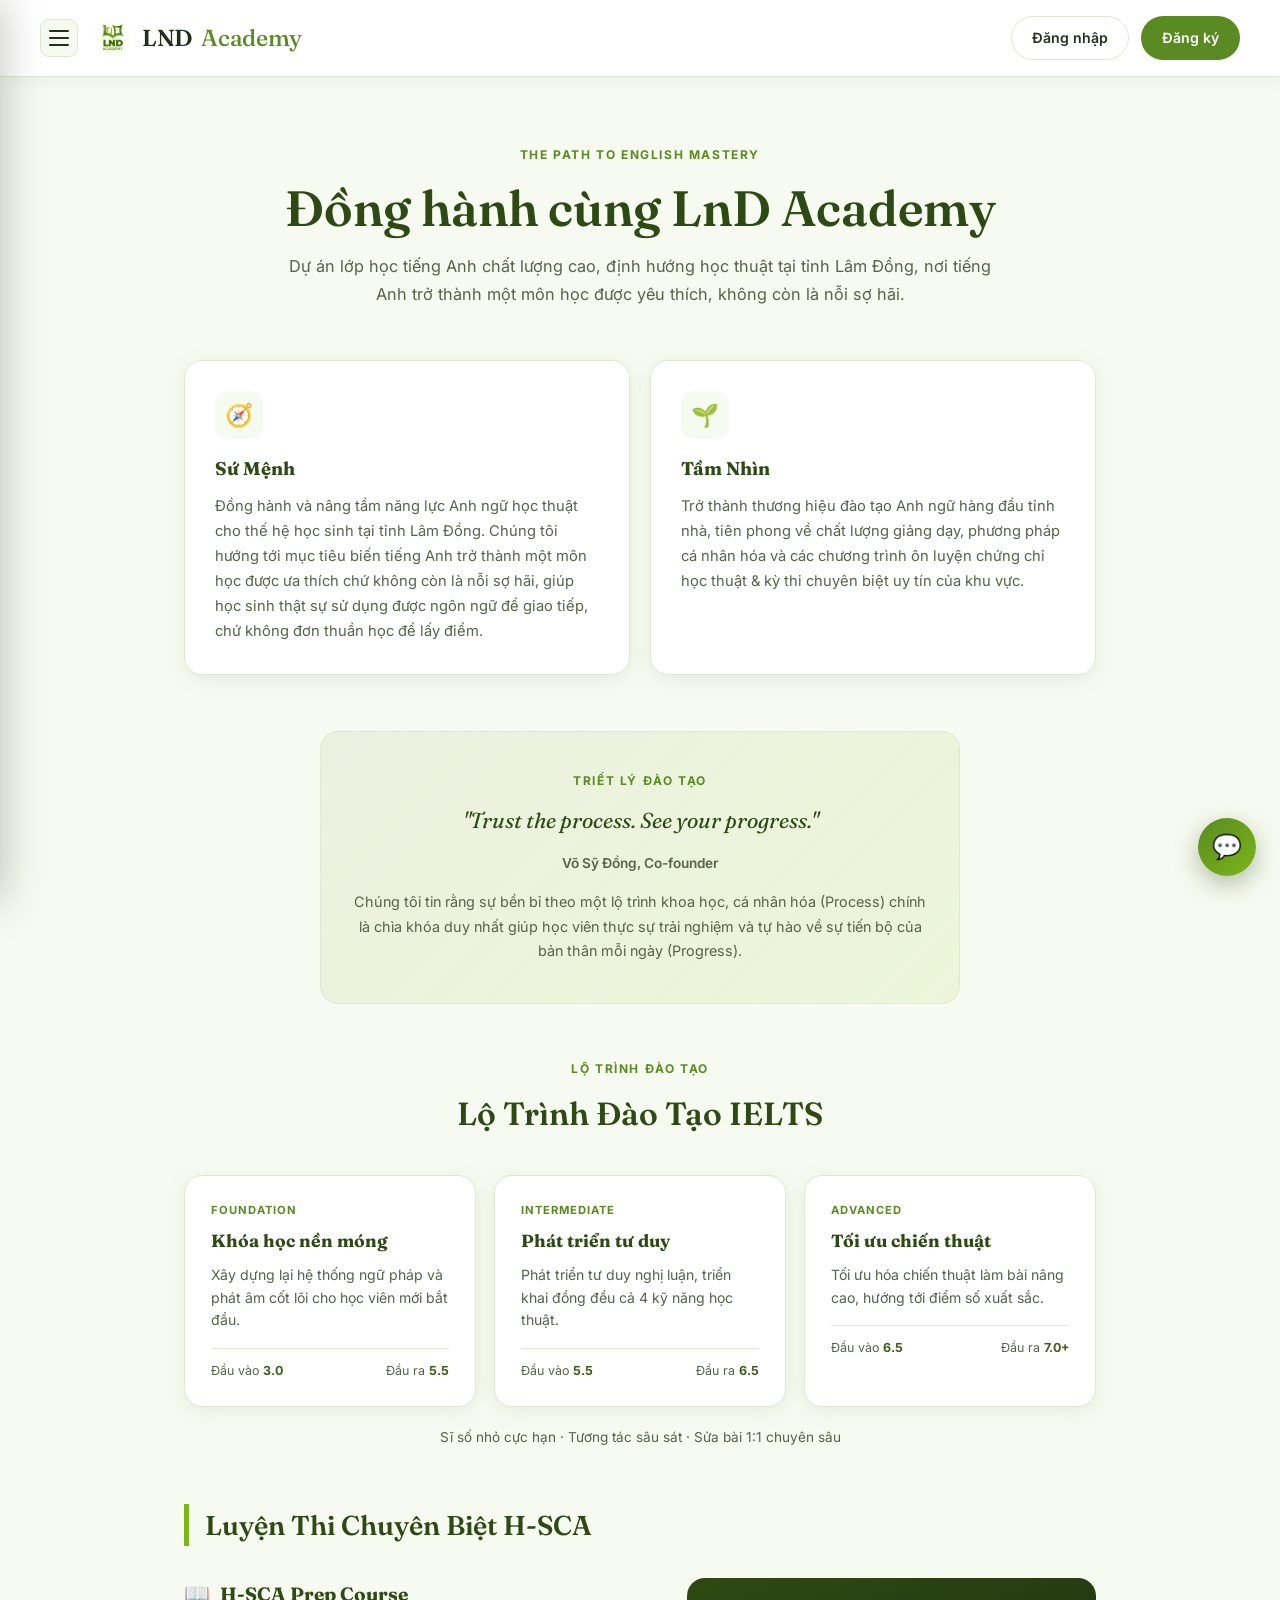
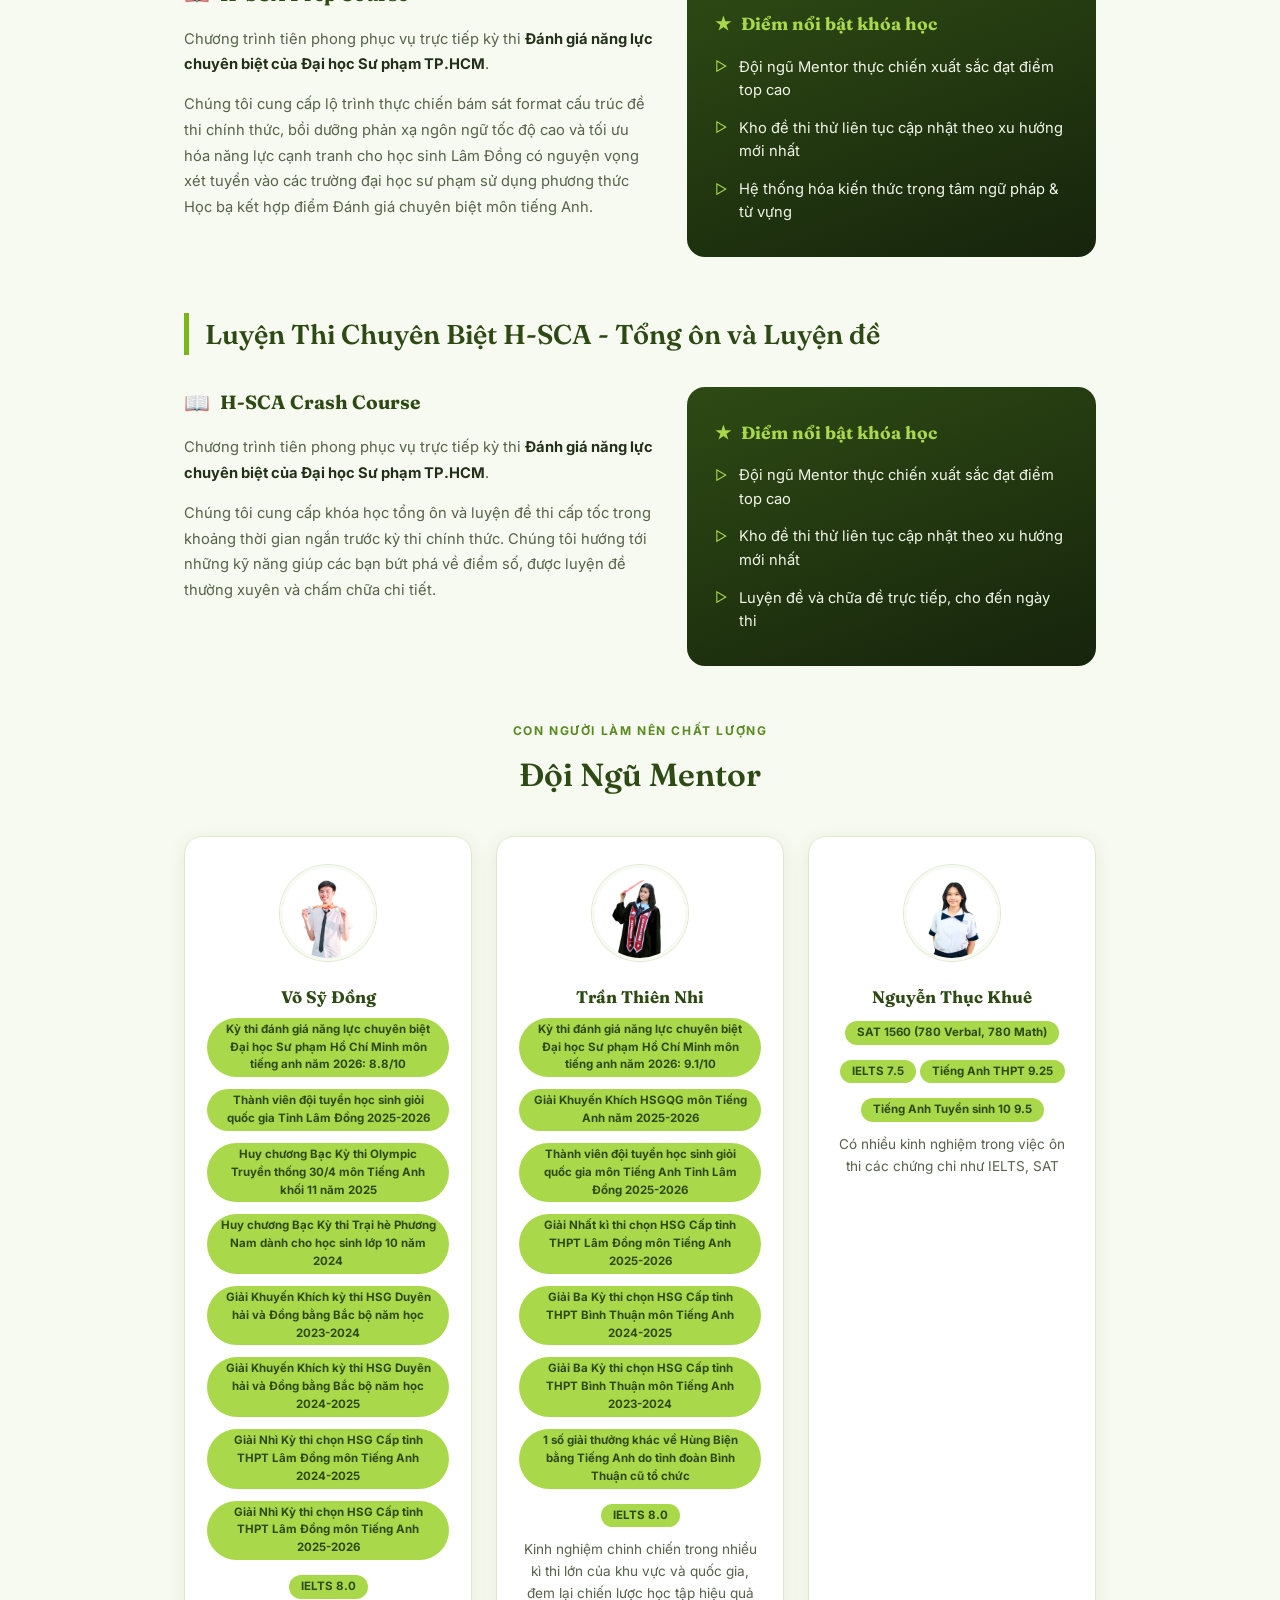
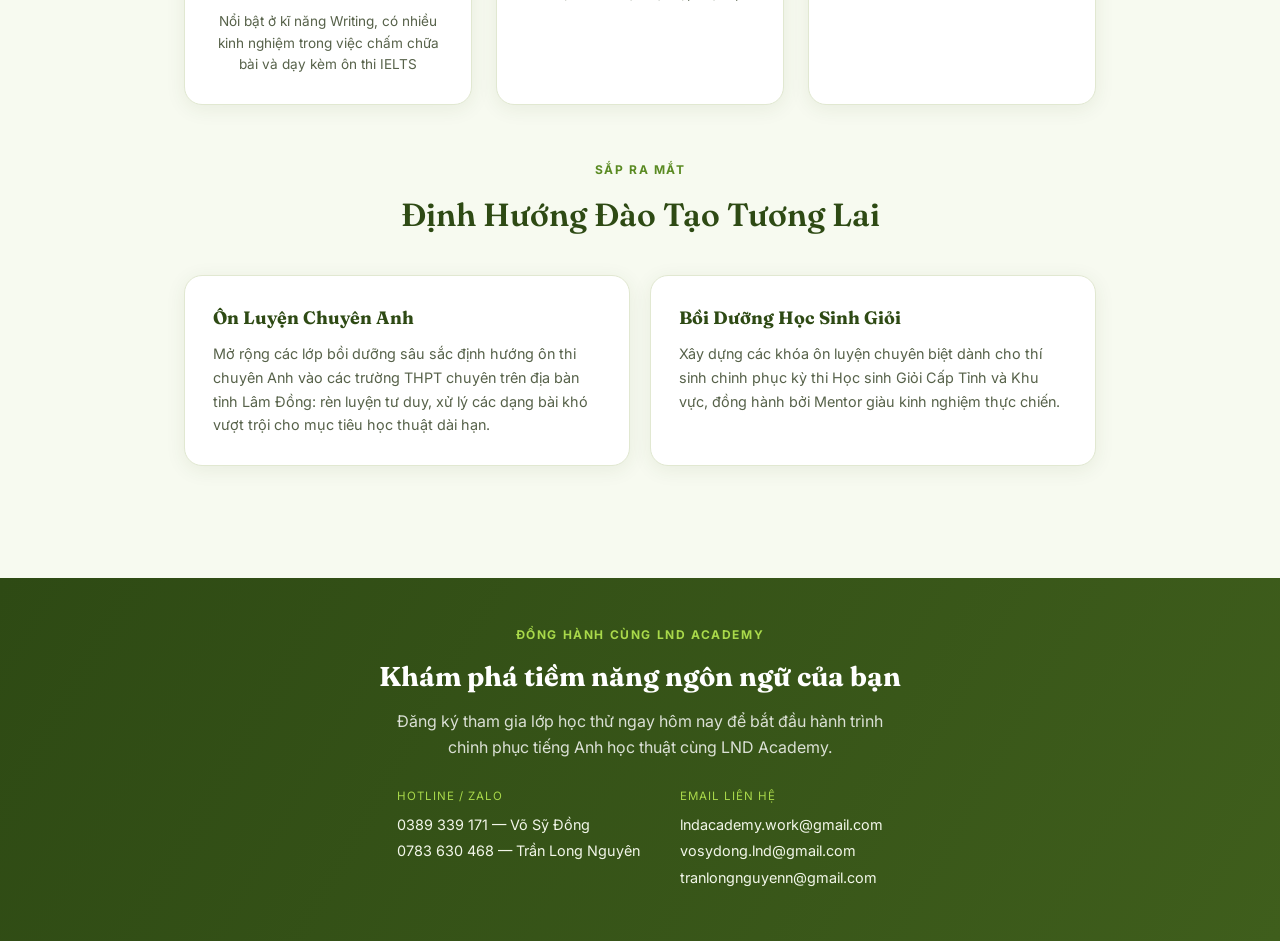
<file: index.html>
<!DOCTYPE html>
<html lang="vi">
<head>
<meta charset="UTF-8" />
<meta name="viewport" content="width=device-width, initial-scale=1.0"/>
<title>LND Academy</title>
<link href="https://fonts.googleapis.com/css2?family=Inter:wght@400;500;600;700&family=Fraunces:opsz,wght@9..144,500..700&display=swap" rel="stylesheet"/>
<link rel="stylesheet" href="style.css" />
</head>
<body>

<nav>
  <div class="nav-left">
    <button class="hamburger-btn" id="menuToggle" aria-label="Mở menu" onclick="toggleMenu()">
      <span></span><span></span><span></span>
    </button>
    <a class="logo logo-link" href="index.html"><img src="assets/logo.png" alt="LND Academy" class="logo-img"/>LND <span class="brand-sub">Academy</span></a>
  </div>
  <div class="nav-auth" id="navAuth"></div>
</nav>

<div class="menu-overlay" id="menuOverlay" onclick="closeMenu()"></div>
<aside class="side-menu" id="sideMenu">
  <button class="side-menu-close" onclick="closeMenu()">✕</button>
  <a href="index.html" class="side-menu-title" onclick="closeMenu()">🏠 Khám phá LND Academy</a>
  <a class="side-menu-item" href="grade.html" style="--d:0"><span class="icon">✍️</span><div><h4>Chấm bài Writing</h4><p>Chấm điểm IELTS Writing bằng AI</p></div></a>
  <a class="side-menu-item" href="documents.html?category=ielts" style="--d:1"><span class="icon">📘</span><div><h4>Tài liệu IELTS</h4><p>Đề mẫu và tài liệu ôn luyện</p></div></a>
  <a class="side-menu-item" href="documents.html?category=hsca" style="--d:2"><span class="icon">🏫</span><div><h4>Tài liệu HSCA</h4><p>Học liệu chương trình HSCA</p></div></a>
  <a class="side-menu-item" href="documents.html?category=thpt" style="--d:3"><span class="icon">🎓</span><div><h4>Ôn thi THPT</h4><p>Đề thi thử và tài liệu ôn tập</p></div></a>
  <a class="side-menu-item" href="practice-tests.html" style="--d:4"><span class="icon">🧩</span><div><h4>Luyện đề Reading/Listening</h4><p>Làm đề trắc nghiệm & trả lời ngắn</p></div></a>
  <a class="side-menu-item" href="dictation.html" style="--d:5"><span class="icon">🎧</span><div><h4>Dictation</h4><p>Nghe chép chính tả theo câu</p></div></a>
  <a class="side-menu-item" href="vocabulary.html" style="--d:6"><span class="icon">📚</span><div><h4>Từ vựng của tôi</h4><p>Thư mục từ vựng đã lưu & Flashcard</p></div></a>
  <a class="side-menu-item" href="history.html" style="--d:7"><span class="icon">📊</span><div><h4>Lịch sử làm bài</h4><p>Xem lại kết quả các lần luyện đề</p></div></a>
  <a class="side-menu-item teacher-or-admin-menu" href="exam-upload.html" style="--d:7;display:none;"><span class="icon">🛠️</span><div><h4>Tạo đề thi</h4><p>Nhập đề thi &amp; đáp án thủ công</p></div></a>
  <a class="side-menu-item admin-only-menu" href="dictation-upload.html" style="--d:8;display:none;"><span class="icon">🎬</span><div><h4>Tạo Dictation (Admin)</h4><p>Dán link YouTube, tự tách câu</p></div></a>
</aside>

<div class="hero">
  <div class="hero-tag">The Path to English Mastery</div>
  <h1>Đồng hành cùng LnD Academy</h1>
  <p>Dự án lớp học tiếng Anh chất lượng cao, định hướng học thuật tại tỉnh Lâm Đồng, nơi tiếng Anh trở thành một môn học được yêu thích, không còn là nỗi sợ hãi.</p>
</div>

<main class="about-section">

  <div class="mv-grid">
    <div class="mv-card">
      <div class="icon">🧭</div>
      <h3>Sứ Mệnh</h3>
      <p>Đồng hành và nâng tầm năng lực Anh ngữ học thuật cho thế hệ học sinh tại tỉnh Lâm Đồng. Chúng tôi hướng tới mục tiêu biến tiếng Anh trở thành một môn học được ưa thích chứ không còn là nỗi sợ hãi, giúp học sinh thật sự sử dụng được ngôn ngữ để giao tiếp, chứ không đơn thuần học để lấy điểm.</p>
    </div>
    <div class="mv-card">
      <div class="icon">🌱</div>
      <h3>Tầm Nhìn</h3>
      <p>Trở thành thương hiệu đào tạo Anh ngữ hàng đầu tỉnh nhà, tiên phong về chất lượng giảng dạy, phương pháp cá nhân hóa và các chương trình ôn luyện chứng chỉ học thuật &amp; kỳ thi chuyên biệt uy tín của khu vực.</p>
    </div>
  </div>

  <div class="quote-block">
    <div class="about-eyebrow">Triết Lý Đào Tạo</div>
    <p class="quote-text">"Trust the process. See your progress."</p>
    <div class="quote-author">Võ Sỹ Đồng, Co-founder</div>
    <p style="margin-top:16px;color:var(--ink-soft);font-size:0.9rem;line-height:1.7;">Chúng tôi tin rằng sự bền bỉ theo một lộ trình khoa học, cá nhân hóa (Process) chính là chìa khóa duy nhất giúp học viên thực sự trải nghiệm và tự hào về sự tiến bộ của bản thân mỗi ngày (Progress).</p>
  </div>

  <div class="about-eyebrow">Lộ trình đào tạo</div>
  <div class="about-heading">Lộ Trình Đào Tạo IELTS</div>
  <div class="roadmap">
    <div class="roadmap-card">
      <div class="roadmap-step">Foundation</div>
      <h3>Khóa học nền móng</h3>
      <p>Xây dựng lại hệ thống ngữ pháp và phát âm cốt lõi cho học viên mới bắt đầu.</p>
      <div class="roadmap-band"><span>Đầu vào <strong>3.0</strong></span><span>Đầu ra <strong>5.5</strong></span></div>
    </div>
    <div class="roadmap-card">
      <div class="roadmap-step">Intermediate</div>
      <h3>Phát triển tư duy</h3>
      <p>Phát triển tư duy nghị luận, triển khai đồng đều cả 4 kỹ năng học thuật.</p>
      <div class="roadmap-band"><span>Đầu vào <strong>5.5</strong></span><span>Đầu ra <strong>6.5</strong></span></div>
    </div>
    <div class="roadmap-card">
      <div class="roadmap-step">Advanced</div>
      <h3>Tối ưu chiến thuật</h3>
      <p>Tối ưu hóa chiến thuật làm bài nâng cao, hướng tới điểm số xuất sắc.</p>
      <div class="roadmap-band"><span>Đầu vào <strong>6.5</strong></span><span>Đầu ra <strong>7.0+</strong></span></div>
    </div>
  </div>
  <p style="text-align:center;color:var(--ink-soft);font-size:0.85rem;margin-top:-36px;margin-bottom:56px;">Sĩ số nhỏ cực hạn · Tương tác sâu sát · Sửa bài 1:1 chuyên sâu</p>

  <div class="hsca-section">
    <div class="hsca-block">
      <h2 class="hsca-heading">Luyện Thi Chuyên Biệt H-SCA</h2>
      <div class="hsca-grid">
        <div class="hsca-text">
          <h3><span class="hsca-icon">📖</span> H-SCA Prep Course</h3>
          <p>Chương trình tiên phong phục vụ trực tiếp kỳ thi <strong>Đánh giá năng lực chuyên biệt của Đại học Sư phạm TP.HCM</strong>.</p>
          <p>Chúng tôi cung cấp lộ trình thực chiến bám sát format cấu trúc đề thi chính thức, bồi dưỡng phản xạ ngôn ngữ tốc độ cao và tối ưu hóa năng lực cạnh tranh cho học sinh Lâm Đồng có nguyện vọng xét tuyển vào các trường đại học sư phạm sử dụng phương thức Học bạ kết hợp điểm Đánh giá chuyên biệt môn tiếng Anh.</p>
        </div>
        <div class="hsca-highlight-box">
          <h4><span class="hsca-star">★</span> Điểm nổi bật khóa học</h4>
          <ul>
            <li>Đội ngũ Mentor thực chiến xuất sắc đạt điểm top cao</li>
            <li>Kho đề thi thử liên tục cập nhật theo xu hướng mới nhất</li>
            <li>Hệ thống hóa kiến thức trọng tâm ngữ pháp & từ vựng</li>
          </ul>
        </div>
      </div>
    </div>

    <div class="hsca-block">
      <h2 class="hsca-heading">Luyện Thi Chuyên Biệt H-SCA - Tổng ôn và Luyện đề</h2>
      <div class="hsca-grid">
        <div class="hsca-text">
          <h3><span class="hsca-icon">📖</span> H-SCA Crash Course</h3>
          <p>Chương trình tiên phong phục vụ trực tiếp kỳ thi <strong>Đánh giá năng lực chuyên biệt của Đại học Sư phạm TP.HCM</strong>.</p>
          <p>Chúng tôi cung cấp khóa học tổng ôn và luyện đề thi cấp tốc trong khoảng thời gian ngắn trước kỳ thi chính thức. Chúng tôi hướng tới những kỹ năng giúp các bạn bứt phá về điểm số, được luyện đề thường xuyên và chấm chữa chi tiết.</p>
        </div>
        <div class="hsca-highlight-box">
          <h4><span class="hsca-star">★</span> Điểm nổi bật khóa học</h4>
          <ul>
            <li>Đội ngũ Mentor thực chiến xuất sắc đạt điểm top cao</li>
            <li>Kho đề thi thử liên tục cập nhật theo xu hướng mới nhất</li>
            <li>Luyện đề và chữa đề trực tiếp, cho đến ngày thi</li>
          </ul>
        </div>
      </div>
    </div>
  </div>

  <div class="about-eyebrow">Con người làm nên chất lượng</div>
  <div class="about-heading">Đội Ngũ Mentor</div>
  <div class="mentor-grid">
    <div class="mentor-card">
      <img class="mentor-photo" src="assets/Mentor_Dong.png" alt="Võ Sỹ Đồng" />
      <h3 class="mentor-name">Võ Sỹ Đồng</h3>
      <span class="mentor-badge">Kỳ thi đánh giá năng lực chuyên biệt Đại học Sư phạm Hồ Chí Minh môn tiếng anh năm 2026: 8.8/10</span>
      <span class="mentor-badge">Thành viên đội tuyển học sinh giỏi quốc gia Tỉnh Lâm Đồng 2025-2026</span>
      <span class="mentor-badge">Huy chương Bạc Kỳ thi Olympic Truyền thống 30/4 môn Tiếng Anh khối 11 năm 2025</span>
      <span class="mentor-badge">Huy chương Bạc Kỳ thi Trại hè Phương Nam dành cho học sinh lớp 10 năm 2024</span>
      <span class="mentor-badge">Giải Khuyến Khích kỳ thi HSG Duyên hải và Đồng bằng Bắc bộ năm học 2023-2024</span>
      <span class="mentor-badge">Giải Khuyến Khích kỳ thi HSG Duyên hải và Đồng bằng Bắc bộ năm học 2024-2025</span>
      <span class="mentor-badge">Giải Nhì Kỳ thi chọn HSG Cấp tỉnh THPT Lâm Đồng môn Tiếng Anh 2024-2025</span>
      <span class="mentor-badge">Giải Nhì Kỳ thi chọn HSG Cấp tỉnh THPT Lâm Đồng môn Tiếng Anh 2025-2026</span>
      <span class="mentor-badge">IELTS 8.0</span>
      <p class="mentor-bio">Nổi bật ở kĩ năng Writing, có nhiều kinh nghiệm trong việc chấm chữa bài và dạy kèm ôn thi IELTS</p>
    </div>
    <div class="mentor-card">
      <img class="mentor-photo" src="assets/Mentor_Nhi.png" alt="Trần Thiên Nhi" />
      <h3 class="mentor-name">Trần Thiên Nhi</h3>
      <span class="mentor-badge">Kỳ thi đánh giá năng lực chuyên biệt Đại học Sư phạm Hồ Chí Minh môn tiếng anh năm 2026: 9.1/10</span>
      <span class="mentor-badge">Giải Khuyến Khích HSGQG môn Tiếng Anh năm 2025-2026</span>
      <span class="mentor-badge">Thành viên đội tuyển học sinh giỏi quốc gia môn Tiếng Anh Tỉnh Lâm Đồng 2025-2026</span>
      <span class="mentor-badge">Giải Nhất kì thi chọn HSG Cấp tỉnh THPT Lâm Đồng môn Tiếng Anh 2025-2026</span>
      <span class="mentor-badge">Giải Ba Kỳ thi chọn HSG Cấp tỉnh THPT Bình Thuận môn Tiếng Anh 2024-2025</span>
      <span class="mentor-badge">Giải Ba Kỳ thi chọn HSG Cấp tỉnh THPT Bình Thuận môn Tiếng Anh 2023-2024</span>
      <span class="mentor-badge">1 số giải thưởng khác về Hùng Biện bằng Tiếng Anh do tỉnh đoàn Bình Thuận cũ tổ chức</span>
      <span class="mentor-badge">IELTS 8.0</span>
      <p class="mentor-bio">Kinh nghiệm chinh chiến trong nhiều kì thi lớn của khu vực và quốc gia, đem lại chiến lược học tập hiệu quả</p>
    </div>
    <div class="mentor-card">
      <img class="mentor-photo" src="assets/Mentor_Khue.png" alt="Nguyễn Thục Khuê" />
      <h3 class="mentor-name">Nguyễn Thục Khuê</h3>
      <span class="mentor-badge">SAT 1560 (780 Verbal, 780 Math)</span>
      <span class="mentor-badge">IELTS 7.5</span>
      <span class="mentor-badge">Tiếng Anh THPT 9.25</span>
      <span class="mentor-badge">Tiếng Anh Tuyển sinh 10 9.5</span>
      <p class="mentor-bio">Có nhiều kinh nghiệm trong việc ôn thi các chứng chỉ như IELTS, SAT</p>
    </div>
  </div>

  <div class="about-eyebrow">Sắp ra mắt</div>
  <div class="about-heading">Định Hướng Đào Tạo Tương Lai</div>
  <div class="future-grid">
    <div class="future-card">
      <h3>Ôn Luyện Chuyên Anh</h3>
      <p>Mở rộng các lớp bồi dưỡng sâu sắc định hướng ôn thi chuyên Anh vào các trường THPT chuyên trên địa bàn tỉnh Lâm Đồng: rèn luyện tư duy, xử lý các dạng bài khó vượt trội cho mục tiêu học thuật dài hạn.</p>
    </div>
    <div class="future-card">
      <h3>Bồi Dưỡng Học Sinh Giỏi</h3>
      <p>Xây dựng các khóa ôn luyện chuyên biệt dành cho thí sinh chinh phục kỳ thi Học sinh Giỏi Cấp Tỉnh và Khu vực, đồng hành bởi Mentor giàu kinh nghiệm thực chiến.</p>
    </div>
  </div>
</main>

<div class="contact-band">
  <div class="about-eyebrow">Đồng hành cùng LnD Academy</div>
  <h2>Khám phá tiềm năng ngôn ngữ của bạn</h2>
  <p class="lead">Đăng ký tham gia lớp học thử ngay hôm nay để bắt đầu hành trình chinh phục tiếng Anh học thuật cùng LND Academy.</p>
  <div class="contact-grid">
    <div class="contact-item">
      <div class="label">Hotline / Zalo</div>
      <div class="line">0389 339 171 — Võ Sỹ Đồng</div>
      <div class="line">0783 630 468 — Trần Long Nguyên</div>
    </div>
    <div class="contact-item">
      <div class="label">Email liên hệ</div>
      <div class="line">lndacademy.work@gmail.com</div>
      <div class="line">vosydong.lnd@gmail.com</div>
      <div class="line">tranlongnguyenn@gmail.com</div>
    </div>
  </div>
</div>

<script src="auth.js"></script>
<script src="chat-widget.js"></script>
</body>
</html>
</file>
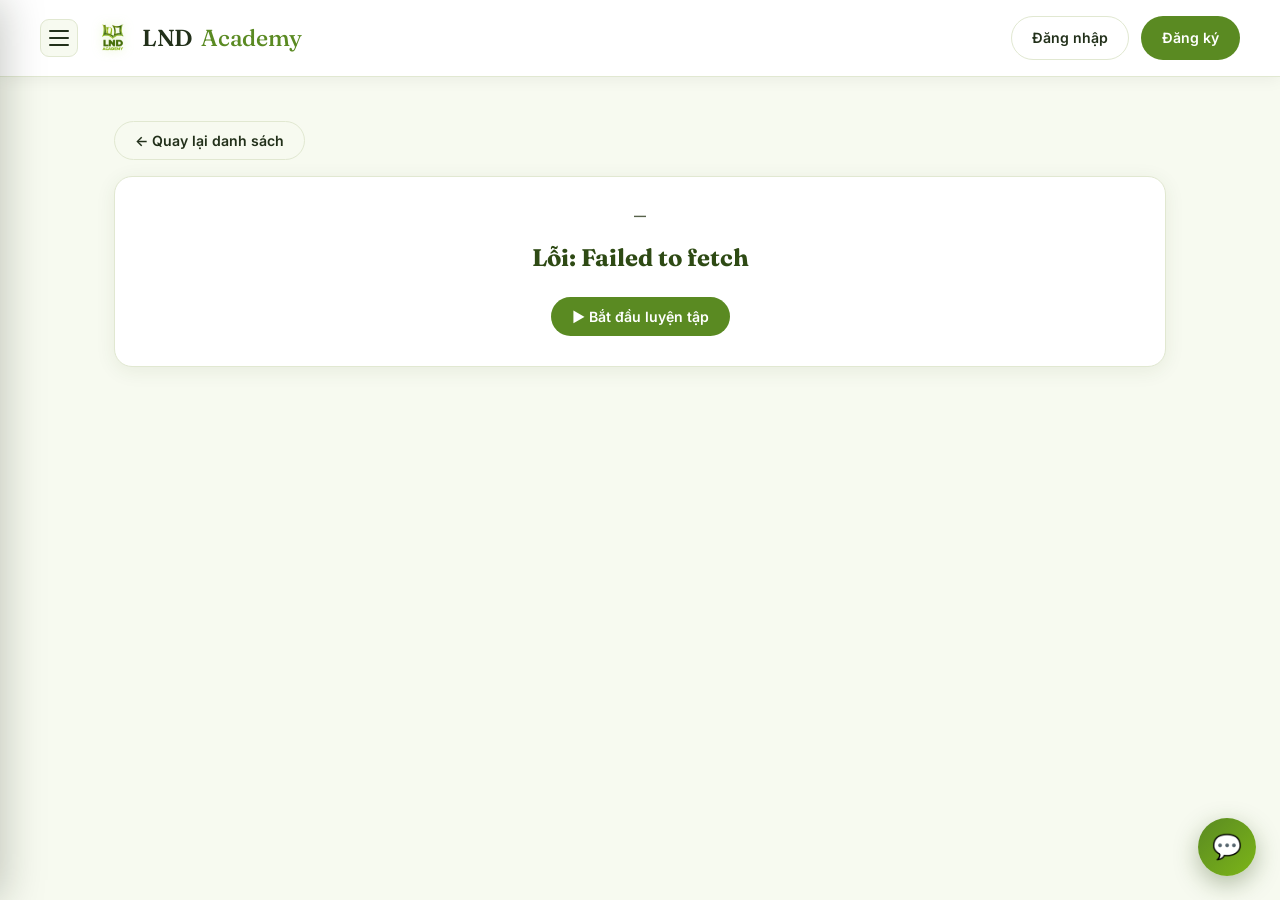
<file: dictation-player.html>
<!DOCTYPE html>
<html lang="vi">
<head>
<meta charset="UTF-8" />
<meta name="viewport" content="width=device-width, initial-scale=1.0"/>
<title>Dictation – LND Academy</title>
<link href="https://fonts.googleapis.com/css2?family=Inter:wght@400;500;600;700&family=Fraunces:opsz,wght@9..144,500..700&display=swap" rel="stylesheet"/>
<link rel="stylesheet" href="style.css" />
</head>
<body>

<nav>
  <div class="nav-left">
    <button class="hamburger-btn" id="menuToggle" aria-label="Mở menu" onclick="toggleMenu()">
      <span></span><span></span><span></span>
    </button>
    <a class="logo logo-link" href="index.html"><img src="assets/logo.png" alt="LND Academy" class="logo-img"/>LND <span class="brand-sub">Academy</span></a>
  </div>
  <div class="nav-auth" id="navAuth"></div>
</nav>

<div class="menu-overlay" id="menuOverlay" onclick="closeMenu()"></div>
<aside class="side-menu" id="sideMenu">
  <button class="side-menu-close" onclick="closeMenu()">✕</button>
  <a href="index.html" class="side-menu-title" onclick="closeMenu()">🏠 Khám phá LND Academy</a>
  <a class="side-menu-item" href="grade.html" style="--d:0"><span class="icon">✍️</span><div><h4>Chấm bài Writing</h4><p>Chấm điểm IELTS Writing bằng AI</p></div></a>
  <a class="side-menu-item" href="documents.html?category=ielts" style="--d:1"><span class="icon">📘</span><div><h4>Tài liệu IELTS</h4><p>Đề mẫu và tài liệu ôn luyện</p></div></a>
  <a class="side-menu-item" href="documents.html?category=hsca" style="--d:2"><span class="icon">🏫</span><div><h4>Tài liệu HSCA</h4><p>Học liệu chương trình HSCA</p></div></a>
  <a class="side-menu-item" href="documents.html?category=thpt" style="--d:3"><span class="icon">🎓</span><div><h4>Ôn thi THPT</h4><p>Đề thi thử và tài liệu ôn tập</p></div></a>
  <a class="side-menu-item" href="practice-tests.html" style="--d:4"><span class="icon">🧩</span><div><h4>Luyện đề Reading/Listening</h4><p>Làm đề trắc nghiệm & trả lời ngắn</p></div></a>
  <a class="side-menu-item" href="dictation.html" style="--d:5"><span class="icon">🎧</span><div><h4>Dictation</h4><p>Nghe chép chính tả theo câu</p></div></a>
  <a class="side-menu-item" href="vocabulary.html" style="--d:6"><span class="icon">📚</span><div><h4>Từ vựng của tôi</h4><p>Thư mục từ vựng đã lưu & Flashcard</p></div></a>
  <a class="side-menu-item" href="history.html" style="--d:7"><span class="icon">📊</span><div><h4>Lịch sử làm bài</h4><p>Xem lại kết quả các lần luyện đề</p></div></a>
  <a class="side-menu-item teacher-or-admin-menu" href="exam-upload.html" style="--d:7;display:none;"><span class="icon">🛠️</span><div><h4>Tạo đề thi</h4><p>Nhập đề thi &amp; đáp án thủ công</p></div></a>
  <a class="side-menu-item admin-only-menu" href="dictation-upload.html" style="--d:8;display:none;"><span class="icon">🎬</span><div><h4>Tạo Dictation (Admin)</h4><p>Dán link YouTube, tự tách câu</p></div></a>
</aside>

<main id="mainEl" style="max-width:1100px;">
  <button class="btn btn-ghost" style="margin:20px 0 16px;" onclick="location.href='dictation.html'">← Quay lại danh sách</button>

  <div id="startScreen" class="card" style="text-align:center;">
    <div class="card-label" id="startLevel">—</div>
    <h2 id="startTitle" style="font-family:'Fraunces',serif;color:var(--green-900);margin-bottom:10px;">Đang tải...</h2>
    <p id="startMeta" style="color:var(--ink-soft);margin-bottom:20px;"></p>
    <button class="btn btn-primary" onclick="startPractice()">▶ Bắt đầu luyện tập</button>
  </div>

  <div id="practiceArea" style="display:none;">
    <div class="dictation-progress">
      <div class="dictation-progress-bar"><div id="progressFill" class="dictation-progress-fill"></div></div>
      <span id="progressText">Câu 1/1 (0%)</span>
    </div>

    <div class="dictation-split">
      <div class="dictation-split-left">
        <div class="dictation-video-wrap">
          <div id="ytPlayer"></div>
        </div>
        <div class="dictation-controls">
          <button class="btn btn-ghost" onclick="playCurrentSentence()">▶ Nghe lại</button>
          <button class="btn btn-ghost" onclick="goToPrevSentence()">⏮ Câu trước</button>
          <button class="btn btn-ghost" onclick="showNextHintWord()">💡 Gợi ý</button>
        </div>
      </div>

      <div class="dictation-split-right">
        <div class="card" style="height:100%;margin-bottom:0;display:flex;flex-direction:column;">
          <div id="hintDisplay" class="hint-display"></div>
          <textarea id="answerInput" style="flex:1;min-height:160px;font-size:1.1rem;" placeholder="Gõ lại câu bạn vừa nghe..."></textarea>
          <div id="feedbackArea"></div>
          <button class="btn btn-primary btn-block" id="actionBtn" onclick="handleActionButton()">Kiểm tra</button>

          <div class="shortcut-legend">
            <span><kbd>Enter</kbd> Kiểm tra / câu tiếp theo</span>
            <span><kbd>Ctrl</kbd> Nghe lại câu trước</span>
            <span><kbd>Ctrl</kbd>+<kbd>Backspace</kbd> Xoá hết</span>
          </div>
        </div>
      </div>
    </div>
  </div>

  <div class="card" id="completeCard" style="display:none;">
    <div style="text-align:center;">
      <div style="font-size:2.5rem;margin-bottom:10px;">🎉</div>
      <h3 style="font-family:'Fraunces',serif;color:var(--green-900);margin-bottom:8px;">Hoàn thành bài Dictation!</h3>
      <p id="finalScoreText" style="color:var(--ink-soft);margin-bottom:20px;"></p>
      <a class="btn btn-primary" href="dictation.html">← Quay lại danh sách</a>
    </div>
    <div id="dictationKeyVocabContainer" style="display:none;text-align:left;"></div>
  </div>
</main>

<script src="auth.js"></script>
<script src="chat-widget.js"></script>
<script src="lookup-tool.js"></script>
<script src="key-vocab.js"></script>
<script>
const params = new URLSearchParams(location.search);
const lessonId = params.get("id");

let lesson = null;
let sentences = [];
let currentIndex = 0;
let isChecked = false;
let hintRevealCount = 0;
let results = [];
let ytPlayer = null;
let ytReady = false;
let checkTimer = null;
let ctrlPressedAlone = true;

function formatDuration(seconds) {
  const m = Math.floor(seconds / 60);
  const s = Math.round(seconds % 60);
  return `${m}:${String(s).padStart(2, "0")}`;
}

async function loadLesson() {
  try {
    const res = await fetch(API_URL + "/dictation/lessons/" + lessonId);
    const data = await res.json();
    if (!res.ok) throw new Error(data.detail || "Không tải được bài dictation");

    lesson = data.lesson;
    sentences = data.sentences.sort((a, b) => a.sentence_number - b.sentence_number);

    document.getElementById("startLevel").textContent = lesson.level || "Dictation";
    document.getElementById("startTitle").textContent = lesson.title;
    document.getElementById("startMeta").textContent =
      `⏱ ${formatDuration(lesson.duration_seconds)} · 📝 ${sentences.length} câu`;
  } catch (e) {
    document.getElementById("startTitle").textContent = "Lỗi: " + e.message;
  }
}

function startPractice() {
  document.getElementById("startScreen").style.display = "none";
  document.getElementById("practiceArea").style.display = "block";
  loadYouTubeAPI();
}

function loadYouTubeAPI() {
  if (window.YT && window.YT.Player) {
    initPlayer();
    return;
  }
  const tag = document.createElement("script");
  tag.src = "https://www.youtube.com/iframe_api";
  document.body.appendChild(tag);
  window.onYouTubeIframeAPIReady = initPlayer;
}

function initPlayer() {
  ytPlayer = new YT.Player("ytPlayer", {
    videoId: lesson.youtube_video_id,
    playerVars: { rel: 0, modestbranding: 1 },
    events: {
      onReady: () => {
        ytReady = true;
        renderSentenceUI();
        playCurrentSentence();
      },
    },
  });
}

function renderSentenceUI() {
  isChecked = false;
  hintRevealCount = 0;
  const input = document.getElementById("answerInput");
  input.value = "";
  input.disabled = false;
  document.getElementById("feedbackArea").innerHTML = "";
  document.getElementById("hintDisplay").innerHTML = "";
  document.getElementById("actionBtn").textContent = "Kiểm tra";
  updateProgress();
  input.focus();
}

function updateProgress() {
  const total = sentences.length;
  const pct = Math.round((currentIndex / total) * 100);
  document.getElementById("progressFill").style.width = pct + "%";
  document.getElementById("progressText").textContent = `Câu ${currentIndex + 1}/${total} (${pct}%)`;
}

function playCurrentSentence() {
  const s = sentences[currentIndex];
  if (!ytPlayer || !s || !ytReady) return;
  clearInterval(checkTimer);
  ytPlayer.seekTo(s.start_time, true);
  ytPlayer.playVideo();
  checkTimer = setInterval(() => {
    if (ytPlayer.getCurrentTime && ytPlayer.getCurrentTime() >= s.end_time) {
      ytPlayer.pauseVideo();
      clearInterval(checkTimer);
    }
  }, 150);
}

function goToPrevSentence() {
  if (currentIndex === 0) {
    playCurrentSentence();
    return;
  }
  currentIndex--;
  renderSentenceUI();
  playCurrentSentence();
}

function normalizeText(t) {
  return t.toLowerCase().replace(/[.,!?;:"“”'’]/g, "").replace(/\s+/g, " ").trim();
}

function checkAnswer() {
  const s = sentences[currentIndex];
  const userAns = document.getElementById("answerInput").value;
  const correctNorm = normalizeText(s.text);
  const userNorm = normalizeText(userAns);
  const isCorrect = correctNorm === userNorm && userNorm.length > 0;

  const correctWords = s.text.trim().split(/\s+/);
  const userWordsNorm = userNorm.split(/\s+/);
  const correctWordsNorm = correctNorm.split(/\s+/);

  const diffHtml = correctWords.map((w, i) => {
    const match = userWordsNorm[i] !== undefined && userWordsNorm[i] === correctWordsNorm[i];
    return `<span class="${match ? "diff-correct" : "diff-wrong"}">${escapeHtml(w)}</span>`;
  }).join(" ");

  document.getElementById("feedbackArea").innerHTML = `
    <div class="dictation-feedback ${isCorrect ? "correct" : "incorrect"}">
      <strong>${isCorrect ? "✅ Chính xác!" : "❌ Chưa đúng hoàn toàn — câu đúng:"}</strong>
      <p class="diff-line">${diffHtml}</p>
    </div>
  `;
  document.getElementById("answerInput").disabled = true;
  document.getElementById("actionBtn").textContent =
    currentIndex < sentences.length - 1 ? "Câu tiếp theo →" : "Hoàn thành →";
  isChecked = true;

  results.push({
    sentence_number: s.sentence_number,
    is_correct: isCorrect,
    your_answer: userAns,
    correct_text: s.text,
  });
}

function goToNextSentence() {
  if (currentIndex < sentences.length - 1) {
    currentIndex++;
    renderSentenceUI();
    playCurrentSentence();
  } else {
    finishLesson();
  }
}

function handleActionButton() {
  if (!isChecked) checkAnswer();
  else goToNextSentence();
}

function showNextHintWord() {
  const s = sentences[currentIndex];
  const words = s.text.trim().split(/\s+/);
  if (hintRevealCount < words.length) hintRevealCount++;
  const revealed = words.slice(0, hintRevealCount).join(" ");
  const remaining = words.length - hintRevealCount;
  document.getElementById("hintDisplay").innerHTML =
    `<span class="hint-revealed">${escapeHtml(revealed)}</span>` +
    (remaining > 0 ? ` <span class="hint-remaining">${"▁ ".repeat(remaining)}</span>` : "");
}

async function finishLesson() {
  clearInterval(checkTimer);
  document.getElementById("practiceArea").style.display = "none";
  const correctCount = results.filter(r => r.is_correct).length;
  document.getElementById("completeCard").style.display = "block";
  document.getElementById("finalScoreText").textContent =
    `Bạn làm đúng ${correctCount}/${sentences.length} câu.`;

  if (window.renderKeyVocab) {
    const fullText = sentences.map(s => s.text).join(" ");
    renderKeyVocab("dictationKeyVocabContainer", "dictation", lessonId, fullText);
  }

  try {
    await fetch(API_URL + "/dictation/lessons/" + lessonId + "/submit", {
      method: "POST",
      headers: { "Content-Type": "application/json", ...(await authHeaderAsync()) },
      body: JSON.stringify({ correct_count: correctCount, total: sentences.length, results }),
    });
  } catch (e) { /* im lang, khong lam gian doan trai nghiem hoc */ }
}

document.addEventListener("keydown", (e) => {
  const input = document.getElementById("answerInput");
  if (document.activeElement !== input) return;
  handleAnswerKeydown(e);
});

function handleAnswerKeydown(e) {
  if (e.key === "Enter") {
    e.preventDefault();
    handleActionButton();
  } else if (e.key === "Backspace" && e.ctrlKey) {
    e.preventDefault();
    e.target.value = "";
  }
}

document.addEventListener("keydown", (e) => {
  if (e.ctrlKey && e.key !== "Control") {
    ctrlPressedAlone = false;
  }
});
document.addEventListener("keyup", (e) => {
  if (e.key === "Control") {
    if (ctrlPressedAlone && document.getElementById("practiceArea").style.display !== "none") {
      goToPrevSentence();
    }
    ctrlPressedAlone = true;
  }
});

loadLesson();
</script>
</body>
</html>
</file>
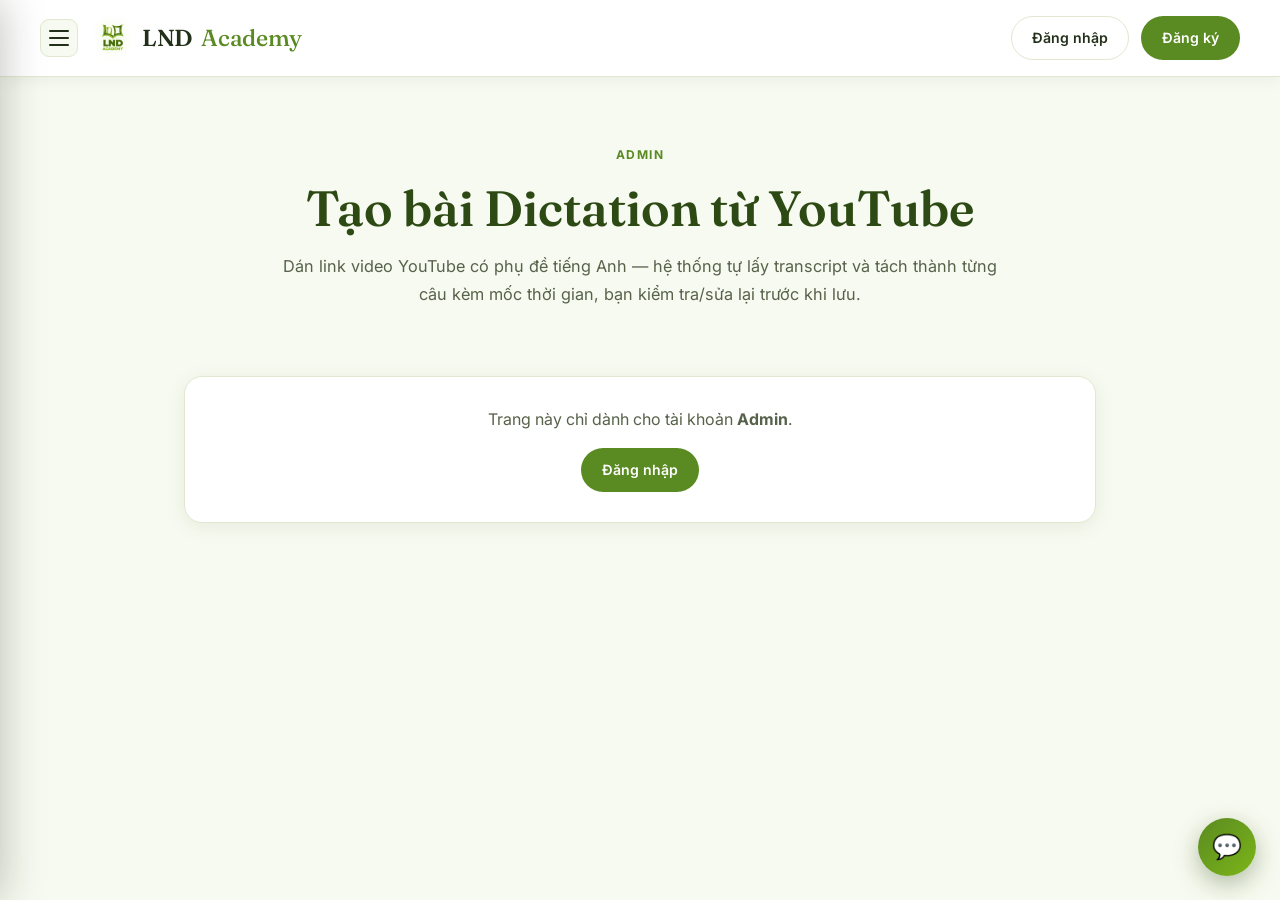
<file: dictation-upload.html>
<!DOCTYPE html>
<html lang="vi">
<head>
<meta charset="UTF-8" />
<meta name="viewport" content="width=device-width, initial-scale=1.0"/>
<title>Tạo bài Dictation – LND Academy</title>
<link href="https://fonts.googleapis.com/css2?family=Inter:wght@400;500;600;700&family=Fraunces:opsz,wght@9..144,500..700&display=swap" rel="stylesheet"/>
<link rel="stylesheet" href="style.css" />
</head>
<body>

<nav>
  <div class="nav-left">
    <button class="hamburger-btn" id="menuToggle" aria-label="Mở menu" onclick="toggleMenu()">
      <span></span><span></span><span></span>
    </button>
    <a class="logo logo-link" href="index.html"><img src="assets/logo.png" alt="LND Academy" class="logo-img"/>LND <span class="brand-sub">Academy</span></a>
  </div>
  <div class="nav-auth" id="navAuth"></div>
</nav>

<div class="menu-overlay" id="menuOverlay" onclick="closeMenu()"></div>
<aside class="side-menu" id="sideMenu">
  <button class="side-menu-close" onclick="closeMenu()">✕</button>
  <a href="index.html" class="side-menu-title" onclick="closeMenu()">🏠 Khám phá LND Academy</a>
  <a class="side-menu-item" href="grade.html" style="--d:0"><span class="icon">✍️</span><div><h4>Chấm bài Writing</h4><p>Chấm điểm IELTS Writing bằng AI</p></div></a>
  <a class="side-menu-item" href="documents.html?category=ielts" style="--d:1"><span class="icon">📘</span><div><h4>Tài liệu IELTS</h4><p>Đề mẫu và tài liệu ôn luyện</p></div></a>
  <a class="side-menu-item" href="documents.html?category=hsca" style="--d:2"><span class="icon">🏫</span><div><h4>Tài liệu HSCA</h4><p>Học liệu chương trình HSCA</p></div></a>
  <a class="side-menu-item" href="documents.html?category=thpt" style="--d:3"><span class="icon">🎓</span><div><h4>Ôn thi THPT</h4><p>Đề thi thử và tài liệu ôn tập</p></div></a>
  <a class="side-menu-item" href="practice-tests.html" style="--d:4"><span class="icon">🧩</span><div><h4>Luyện đề Reading/Listening</h4><p>Làm đề trắc nghiệm & trả lời ngắn</p></div></a>
  <a class="side-menu-item" href="dictation.html" style="--d:5"><span class="icon">🎧</span><div><h4>Dictation</h4><p>Nghe chép chính tả theo câu</p></div></a>
  <a class="side-menu-item" href="vocabulary.html" style="--d:6"><span class="icon">📚</span><div><h4>Từ vựng của tôi</h4><p>Thư mục từ vựng đã lưu & Flashcard</p></div></a>
  <a class="side-menu-item" href="history.html" style="--d:7"><span class="icon">📊</span><div><h4>Lịch sử làm bài</h4><p>Xem lại kết quả các lần luyện đề</p></div></a>
  <a class="side-menu-item teacher-or-admin-menu" href="exam-upload.html" style="--d:7;display:none;"><span class="icon">🛠️</span><div><h4>Tạo đề thi</h4><p>Nhập đề thi &amp; đáp án thủ công</p></div></a>
  <a class="side-menu-item admin-only-menu" href="dictation-upload.html" style="--d:8;display:none;"><span class="icon">🎬</span><div><h4>Tạo Dictation (Admin)</h4><p>Dán link YouTube, tự tách câu</p></div></a>
</aside>

<div class="hero">
  <div class="hero-tag">Admin</div>
  <h1>Tạo bài Dictation từ YouTube</h1>
  <p>Dán link video YouTube có phụ đề tiếng Anh — hệ thống tự lấy transcript và tách thành từng câu kèm mốc thời gian, bạn kiểm tra/sửa lại trước khi lưu.</p>
</div>

<main>
  <div id="accessDenied" class="card" style="display:none;text-align:center;">
    <p style="color:var(--ink-soft);">Trang này chỉ dành cho tài khoản <strong>Admin</strong>.</p>
    <div style="margin-top:16px;"><a class="btn btn-primary" href="login.html">Đăng nhập</a></div>
  </div>

  <div id="uploadSection" style="display:none;">
    <div class="card">
      <div class="card-label">Bài dictation đã tạo</div>
      <div class="doc-list" id="lessonManageList"><div class="empty-state">Đang tải...</div></div>
    </div>

    <div class="card">
      <div class="card-label" id="createSectionLabel">Tạo bài mới</div>
      <div class="error-msg" id="fetchError"></div>

      <label for="youtubeUrl">Link video YouTube</label>
      <input type="text" id="youtubeUrl" placeholder="https://www.youtube.com/watch?v=..." />

      <label for="lessonTitle">Tên bài</label>
      <input type="text" id="lessonTitle" placeholder="VD: Daily Conversation - Ordering Food" />

      <label>Level</label>
      <select id="lessonLevel">
        <option value="Beginner">Beginner</option>
        <option value="Intermediate" selected>Intermediate</option>
        <option value="Advanced">Advanced</option>
      </select>

      <button class="btn btn-primary btn-block" id="fetchBtn" onclick="fetchTranscript()">Lấy transcript & tách câu →</button>

      <div class="form-note" style="margin-top:16px;">
        Nếu bị lỗi "YouTube đang chặn IP của server" → dùng app local (<code>dictation_transcript_app.py</code>) để lấy transcript, tải về file <code>.json</code>, rồi import file đó vào đây:
      </div>
      <label for="importJsonFile">Import file JSON đã tải về</label>
      <input type="file" id="importJsonFile" accept=".json" onchange="loadFromJsonFile(event)" />
    </div>

    <div class="card" id="reviewCard" style="display:none;">
      <div class="card-label" id="reviewCardLabel">Kiểm tra & chỉnh sửa từng câu trước khi lưu</div>
      <div class="form-note">Có thể sửa lại text (nếu transcript sai chính tả), hoặc chỉnh mốc thời gian bắt đầu/kết thúc (giây) nếu audio dừng chưa đúng chỗ.</div>
      <div id="sentencesList"></div>
      <button class="btn btn-primary btn-block" id="saveLessonBtn" onclick="saveLesson()">Lưu bài Dictation →</button>
      <button class="btn btn-ghost btn-block" id="cancelEditBtn" style="display:none;" onclick="cancelEdit()">Huỷ sửa, tạo bài mới thay vì cập nhật</button>
      <div class="error-msg" id="saveError"></div>
      <div class="success-msg" id="saveSuccess"></div>
    </div>
  </div>
</main>

<script src="auth.js"></script>
<script src="chat-widget.js"></script>
<script>
let sentences = [];
let fetchedVideoId = "";
let editingLessonId = null;

function initAccess() {
  const user = getUser();
  const denied = document.getElementById("accessDenied");
  const section = document.getElementById("uploadSection");
  if (user && user.role === "admin") {
    denied.style.display = "none";
    section.style.display = "block";
    loadManageList();
  } else {
    denied.style.display = "block";
    section.style.display = "none";
  }
}

async function loadManageList() {
  const listEl = document.getElementById("lessonManageList");
  listEl.innerHTML = '<div class="empty-state">Đang tải...</div>';
  try {
    const res = await fetch(API_URL + "/dictation/lessons");
    const lessons = await res.json();
    if (!res.ok) throw new Error("Không tải được danh sách");

    if (!lessons.length) {
      listEl.innerHTML = '<div class="empty-state">Chưa có bài dictation nào.</div>';
      return;
    }

    listEl.innerHTML = lessons.map(l => `
      <div class="doc-item">
        <div class="doc-info">
          <h4>${escapeHtml(l.title)}</h4>
          <div class="doc-meta">
            <span class="doc-tag">${escapeHtml(l.level || "")}</span>
            <span>${Math.round(l.duration_seconds / 60)} phút</span>
            <span>${l.sentence_count} câu</span>
          </div>
        </div>
        <div class="doc-actions">
          <button class="btn btn-ghost" onclick="editLesson('${l.id}')">Sửa</button>
          <button class="btn btn-danger" onclick="deleteLessonPrompt('${l.id}', '${escapeHtml(l.title).replace(/'/g, "\\\\'")}')">Xoá</button>
        </div>
      </div>
    `).join("");
  } catch (e) {
    listEl.innerHTML = '<div class="empty-state">Lỗi: ' + escapeHtml(e.message) + '</div>';
  }
}

async function fetchTranscript() {
  const url = document.getElementById("youtubeUrl").value.trim();
  const errEl = document.getElementById("fetchError");
  errEl.style.display = "none";
  if (!url) {
    errEl.textContent = "Dán link YouTube trước đã.";
    errEl.style.display = "block";
    return;
  }

  const btn = document.getElementById("fetchBtn");
  btn.disabled = true;
  btn.textContent = "Đang lấy transcript...";

  try {
    const res = await fetch(API_URL + "/dictation/fetch-transcript", {
      method: "POST",
      headers: { "Content-Type": "application/json", ...(await authHeaderAsync()) },
      body: JSON.stringify({ youtube_url: url }),
    });
    const data = await res.json();
    if (!res.ok) throw new Error(data.detail || "Lấy transcript thất bại");

    fetchedVideoId = data.video_id;
    sentences = data.sentences;
    renderSentences();
    document.getElementById("reviewCard").style.display = "block";
  } catch (e) {
    errEl.textContent = e.message;
    errEl.style.display = "block";
  } finally {
    btn.disabled = false;
    btn.textContent = "Lấy transcript & tách câu →";
  }
}

function loadFromJsonFile(event) {
  const errEl = document.getElementById("fetchError");
  errEl.style.display = "none";
  const file = event.target.files[0];
  if (!file) return;

  const reader = new FileReader();
  reader.onload = (e) => {
    try {
      const data = JSON.parse(e.target.result);
      if (!data.video_id || !Array.isArray(data.sentences)) {
        throw new Error("File thiếu 'video_id' hoặc 'sentences' — dùng đúng file tải từ app local.");
      }
      fetchedVideoId = data.video_id;
      sentences = data.sentences;
      renderSentences();
      document.getElementById("reviewCard").style.display = "block";
      window.scrollTo({ top: document.getElementById("reviewCard").offsetTop - 20, behavior: "smooth" });
    } catch (err) {
      errEl.textContent = "File JSON không hợp lệ: " + err.message;
      errEl.style.display = "block";
    }
  };
  reader.onerror = () => {
    errEl.textContent = "Không đọc được file.";
    errEl.style.display = "block";
  };
  reader.readAsText(file);
}

function renderSentences() {
  const list = document.getElementById("sentencesList");
  list.innerHTML = sentences.map((s, i) => `
    <div class="card" style="background:var(--paper);margin-bottom:12px;">
      <div style="display:flex;justify-content:space-between;align-items:center;margin-bottom:8px;">
        <strong>Câu ${s.sentence_number}</strong>
        <button class="btn btn-danger" style="padding:4px 12px;font-size:0.78rem;" onclick="removeSentence(${i})">Xoá</button>
      </div>
      <textarea style="min-height:50px" onchange="updateSentence(${i}, 'text', this.value)">${escapeHtml(s.text)}</textarea>
      <div style="display:flex;gap:10px;">
        <div style="flex:1;">
          <label>Bắt đầu (giây)</label>
          <input type="number" step="0.1" value="${s.start_time}" onchange="updateSentence(${i}, 'start_time', parseFloat(this.value))" />
        </div>
        <div style="flex:1;">
          <label>Kết thúc (giây)</label>
          <input type="number" step="0.1" value="${s.end_time}" onchange="updateSentence(${i}, 'end_time', parseFloat(this.value))" />
        </div>
      </div>
    </div>
  `).join("");
}

function updateSentence(i, field, value) {
  sentences[i][field] = value;
}
function removeSentence(i) {
  sentences.splice(i, 1);
  sentences.forEach((s, idx) => { s.sentence_number = idx + 1; });
  renderSentences();
}

async function saveLesson() {
  const errEl = document.getElementById("saveError");
  const okEl = document.getElementById("saveSuccess");
  errEl.style.display = "none";
  okEl.style.display = "none";

  const title = document.getElementById("lessonTitle").value.trim();
  if (!title) {
    errEl.textContent = "Nhập tên bài trước đã.";
    errEl.style.display = "block";
    return;
  }
  if (!sentences.length) {
    errEl.textContent = "Cần ít nhất 1 câu.";
    errEl.style.display = "block";
    return;
  }

  const isEditing = !!editingLessonId;
  const btn = document.getElementById("saveLessonBtn");
  btn.disabled = true;
  btn.textContent = isEditing ? "Đang cập nhật..." : "Đang lưu...";

  try {
    const url = isEditing ? (API_URL + "/dictation/lessons/" + editingLessonId) : (API_URL + "/dictation/lessons");
    const method = isEditing ? "PUT" : "POST";
    const res = await fetch(url, {
      method,
      headers: { "Content-Type": "application/json", ...(await authHeaderAsync()) },
      body: JSON.stringify({
        title,
        youtube_video_id: fetchedVideoId,
        level: document.getElementById("lessonLevel").value,
        sentences,
      }),
    });
    const data = await res.json();
    if (!res.ok) throw new Error(data.detail || "Lưu thất bại");

    okEl.textContent = isEditing ? "Đã cập nhật bài dictation!" : "Đã lưu bài dictation thành công!";
    okEl.style.display = "block";
    if (isEditing) cancelEdit();
    loadManageList();
  } catch (e) {
    errEl.textContent = e.message;
    errEl.style.display = "block";
  } finally {
    btn.disabled = false;
    btn.textContent = isEditing ? "Cập nhật đề thi →" : "Lưu bài Dictation →";
  }
}

async function editLesson(lessonId) {
  try {
    const res = await fetch(API_URL + "/dictation/lessons/" + lessonId + "/edit", {
      headers: { ...(await authHeaderAsync()) },
    });
    const data = await res.json();
    if (!res.ok) throw new Error(data.detail || "Không tải được bài");

    editingLessonId = lessonId;
    fetchedVideoId = data.lesson.youtube_video_id;
    document.getElementById("youtubeUrl").value = `https://www.youtube.com/watch?v=${fetchedVideoId}`;
    document.getElementById("lessonTitle").value = data.lesson.title;
    document.getElementById("lessonLevel").value = data.lesson.level || "Intermediate";
    sentences = data.sentences.sort((a, b) => a.sentence_number - b.sentence_number);
    renderSentences();

    document.getElementById("createSectionLabel").textContent = `Đang sửa: ${data.lesson.title}`;
    document.getElementById("reviewCardLabel").textContent = "Kiểm tra & chỉnh sửa, rồi bấm Cập nhật";
    document.getElementById("saveLessonBtn").textContent = "Cập nhật bài Dictation →";
    document.getElementById("reviewCard").style.display = "block";
    document.getElementById("cancelEditBtn").style.display = "block";
    window.scrollTo({ top: document.getElementById("createSectionLabel").offsetTop - 20, behavior: "smooth" });
  } catch (e) {
    alert(e.message);
  }
}

function cancelEdit() {
  editingLessonId = null;
  fetchedVideoId = "";
  sentences = [];
  document.getElementById("youtubeUrl").value = "";
  document.getElementById("lessonTitle").value = "";
  document.getElementById("createSectionLabel").textContent = "Tạo bài mới";
  document.getElementById("reviewCardLabel").textContent = "Kiểm tra & chỉnh sửa từng câu trước khi lưu";
  document.getElementById("saveLessonBtn").textContent = "Lưu bài Dictation →";
  document.getElementById("reviewCard").style.display = "none";
  document.getElementById("cancelEditBtn").style.display = "none";
}

async function deleteLessonPrompt(lessonId, title) {
  if (!confirm(`Xoá hẳn bài "${title}"? Không thể hoàn tác.`)) return;
  try {
    const res = await fetch(API_URL + "/dictation/lessons/" + lessonId, {
      method: "DELETE",
      headers: { ...(await authHeaderAsync()) },
    });
    const data = await res.json();
    if (!res.ok) throw new Error(data.detail || "Xoá thất bại");
    if (editingLessonId === lessonId) cancelEdit();
    loadManageList();
  } catch (e) {
    alert(e.message);
  }
}

initAccess();
</script>
</body>
</html>
</file>
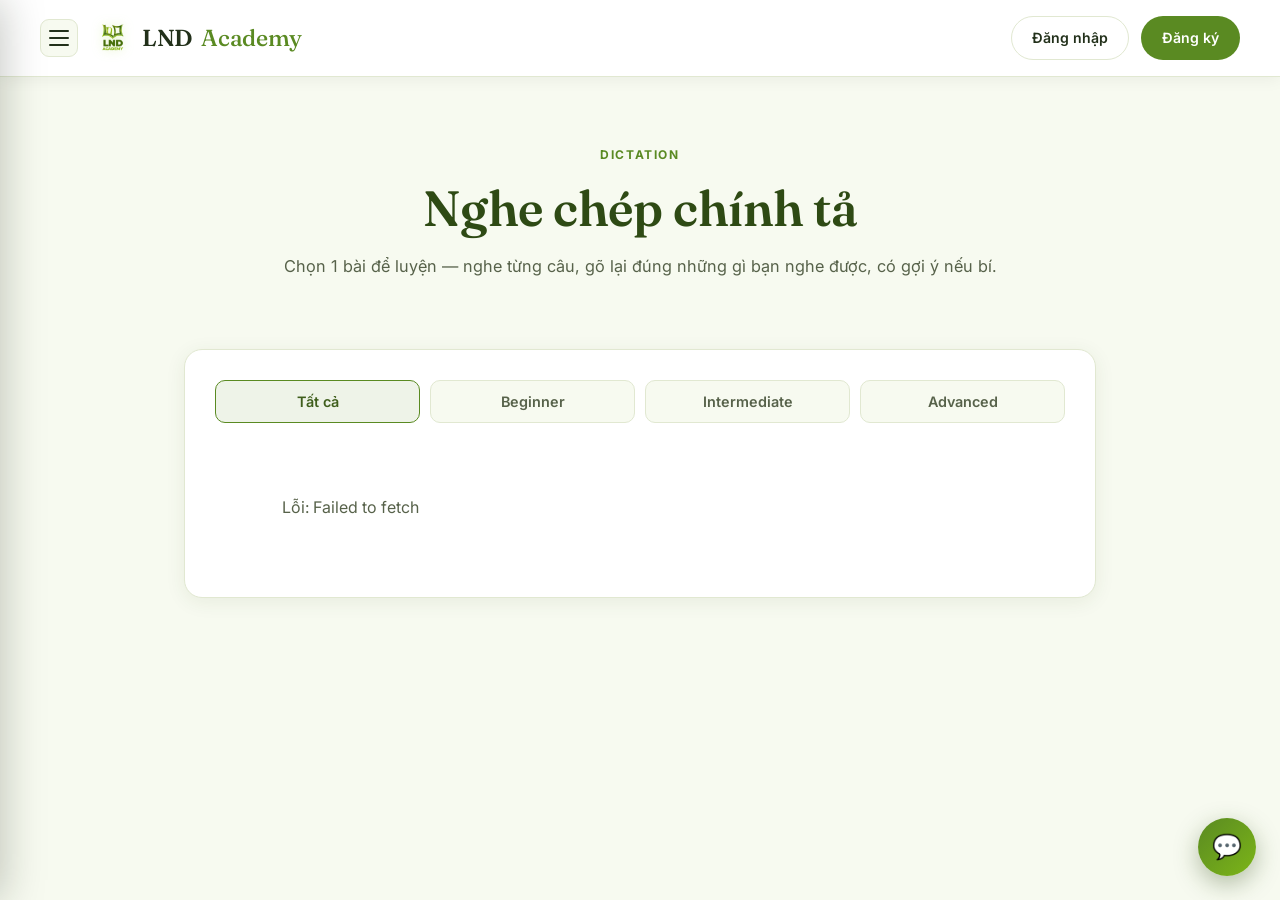
<file: dictation.html>
<!DOCTYPE html>
<html lang="vi">
<head>
<meta charset="UTF-8" />
<meta name="viewport" content="width=device-width, initial-scale=1.0"/>
<title>Dictation – LND Academy</title>
<link href="https://fonts.googleapis.com/css2?family=Inter:wght@400;500;600;700&family=Fraunces:opsz,wght@9..144,500..700&display=swap" rel="stylesheet"/>
<link rel="stylesheet" href="style.css" />
</head>
<body>

<nav>
  <div class="nav-left">
    <button class="hamburger-btn" id="menuToggle" aria-label="Mở menu" onclick="toggleMenu()">
      <span></span><span></span><span></span>
    </button>
    <a class="logo logo-link" href="index.html"><img src="assets/logo.png" alt="LND Academy" class="logo-img"/>LND <span class="brand-sub">Academy</span></a>
  </div>
  <div class="nav-auth" id="navAuth"></div>
</nav>

<div class="menu-overlay" id="menuOverlay" onclick="closeMenu()"></div>
<aside class="side-menu" id="sideMenu">
  <button class="side-menu-close" onclick="closeMenu()">✕</button>
  <a href="index.html" class="side-menu-title" onclick="closeMenu()">🏠 Khám phá LND Academy</a>
  <a class="side-menu-item" href="grade.html" style="--d:0"><span class="icon">✍️</span><div><h4>Chấm bài Writing</h4><p>Chấm điểm IELTS Writing bằng AI</p></div></a>
  <a class="side-menu-item" href="documents.html?category=ielts" style="--d:1"><span class="icon">📘</span><div><h4>Tài liệu IELTS</h4><p>Đề mẫu và tài liệu ôn luyện</p></div></a>
  <a class="side-menu-item" href="documents.html?category=hsca" style="--d:2"><span class="icon">🏫</span><div><h4>Tài liệu HSCA</h4><p>Học liệu chương trình HSCA</p></div></a>
  <a class="side-menu-item" href="documents.html?category=thpt" style="--d:3"><span class="icon">🎓</span><div><h4>Ôn thi THPT</h4><p>Đề thi thử và tài liệu ôn tập</p></div></a>
  <a class="side-menu-item" href="practice-tests.html" style="--d:4"><span class="icon">🧩</span><div><h4>Luyện đề Reading/Listening</h4><p>Làm đề trắc nghiệm & trả lời ngắn</p></div></a>
  <a class="side-menu-item" href="dictation.html" style="--d:5"><span class="icon">🎧</span><div><h4>Dictation</h4><p>Nghe chép chính tả theo câu</p></div></a>
  <a class="side-menu-item" href="vocabulary.html" style="--d:6"><span class="icon">📚</span><div><h4>Từ vựng của tôi</h4><p>Thư mục từ vựng đã lưu & Flashcard</p></div></a>
  <a class="side-menu-item" href="history.html" style="--d:7"><span class="icon">📊</span><div><h4>Lịch sử làm bài</h4><p>Xem lại kết quả các lần luyện đề</p></div></a>
  <a class="side-menu-item teacher-or-admin-menu" href="exam-upload.html" style="--d:7;display:none;"><span class="icon">🛠️</span><div><h4>Tạo đề thi</h4><p>Nhập đề thi &amp; đáp án thủ công</p></div></a>
  <a class="side-menu-item admin-only-menu" href="dictation-upload.html" style="--d:8;display:none;"><span class="icon">🎬</span><div><h4>Tạo Dictation (Admin)</h4><p>Dán link YouTube, tự tách câu</p></div></a>
</aside>

<div class="hero">
  <div class="hero-tag">Dictation</div>
  <h1>Nghe chép chính tả</h1>
  <p>Chọn 1 bài để luyện — nghe từng câu, gõ lại đúng những gì bạn nghe được, có gợi ý nếu bí.</p>
</div>

<main>
  <div class="card">
    <div class="task-toggle">
      <button type="button" class="task-btn active" id="levelAllBtn" onclick="setLevelFilter('')">Tất cả</button>
      <button type="button" class="task-btn" id="levelBeginnerBtn" onclick="setLevelFilter('Beginner')">Beginner</button>
      <button type="button" class="task-btn" id="levelIntermediateBtn" onclick="setLevelFilter('Intermediate')">Intermediate</button>
      <button type="button" class="task-btn" id="levelAdvancedBtn" onclick="setLevelFilter('Advanced')">Advanced</button>
    </div>
    <div class="dictation-grid" id="lessonGrid">
      <div class="empty-state">Đang tải danh sách bài dictation...</div>
    </div>
  </div>
</main>

<script src="auth.js"></script>
<script src="chat-widget.js"></script>
<script>
let levelFilter = "";

function setLevelFilter(level) {
  levelFilter = level;
  document.getElementById("levelAllBtn").classList.toggle("active", level === "");
  document.getElementById("levelBeginnerBtn").classList.toggle("active", level === "Beginner");
  document.getElementById("levelIntermediateBtn").classList.toggle("active", level === "Intermediate");
  document.getElementById("levelAdvancedBtn").classList.toggle("active", level === "Advanced");
  loadLessons();
}

function formatDuration(seconds) {
  const m = Math.floor(seconds / 60);
  const s = seconds % 60;
  return `${m}:${String(s).padStart(2, "0")}`;
}

async function loadLessons() {
  const grid = document.getElementById("lessonGrid");
  grid.innerHTML = '<div class="empty-state">Đang tải danh sách bài dictation...</div>';
  try {
    const url = new URL(API_URL + "/dictation/lessons");
    if (levelFilter) url.searchParams.set("level", levelFilter);
    const res = await fetch(url);
    const lessons = await res.json();
    if (!res.ok) throw new Error("Không tải được danh sách");

    if (!lessons.length) {
      grid.innerHTML = '<div class="empty-state">Chưa có bài dictation nào trong mục này.</div>';
      return;
    }

    grid.innerHTML = lessons.map(l => `
      <a class="dictation-card" href="dictation-player.html?id=${l.id}">
        <img class="dictation-thumb" src="https://img.youtube.com/vi/${l.youtube_video_id}/mqdefault.jpg" alt="${escapeHtml(l.title)}" />
        <div class="dictation-card-body">
          <span class="doc-tag">${escapeHtml(l.level || "")}</span>
          <h4>${escapeHtml(l.title)}</h4>
          <div class="dictation-meta">
            <span>⏱ ${formatDuration(l.duration_seconds)}</span>
            <span>📝 ${l.sentence_count} câu</span>
          </div>
        </div>
      </a>
    `).join("");
  } catch (e) {
    grid.innerHTML = '<div class="empty-state">Lỗi: ' + escapeHtml(e.message) + '</div>';
  }
}

loadLessons();
</script>
</body>
</html>
</file>
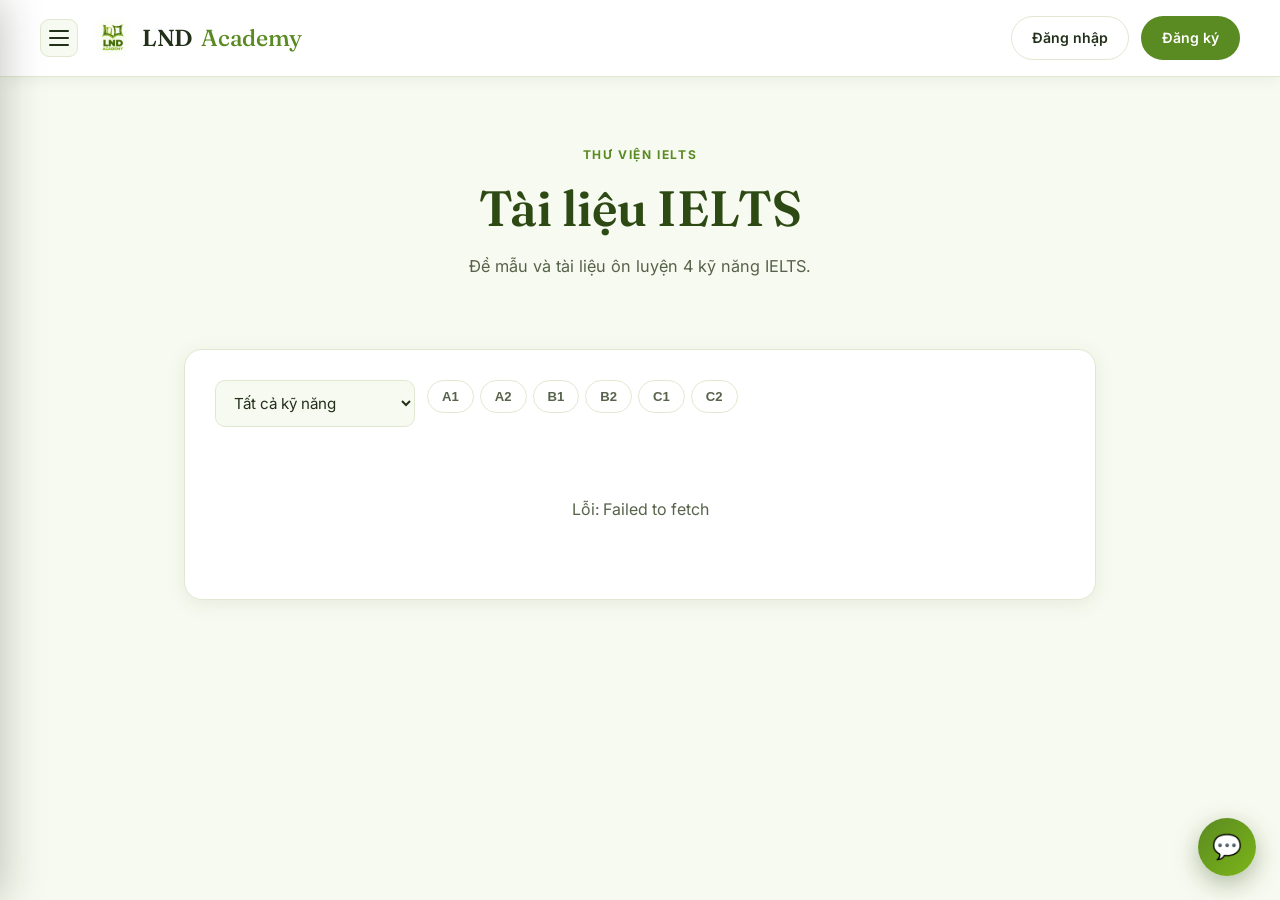
<file: documents.html>
<!DOCTYPE html>
<html lang="vi">
<head>
<meta charset="UTF-8" />
<meta name="viewport" content="width=device-width, initial-scale=1.0"/>
<title>Thư viện tài liệu – LND Academy</title>
<link href="https://fonts.googleapis.com/css2?family=Inter:wght@400;500;600;700&family=Fraunces:opsz,wght@9..144,500..700&display=swap" rel="stylesheet"/>
<link rel="stylesheet" href="style.css" />
</head>
<body>

<nav>
  <div class="nav-left">
    <button class="hamburger-btn" id="menuToggle" aria-label="Mở menu" onclick="toggleMenu()">
      <span></span><span></span><span></span>
    </button>
    <a class="logo logo-link" href="index.html"><img src="assets/logo.png" alt="LND Academy" class="logo-img"/>LND <span class="brand-sub">Academy</span></a>
  </div>
  <div class="nav-auth" id="navAuth"></div>
</nav>

<div class="menu-overlay" id="menuOverlay" onclick="closeMenu()"></div>
<aside class="side-menu" id="sideMenu">
  <button class="side-menu-close" onclick="closeMenu()">✕</button>
  <a href="index.html" class="side-menu-title" onclick="closeMenu()">🏠 Khám phá LND Academy</a>
  <a class="side-menu-item" href="grade.html" style="--d:0"><span class="icon">✍️</span><div><h4>Chấm bài Writing</h4><p>Chấm điểm IELTS Writing bằng AI</p></div></a>
  <a class="side-menu-item" href="documents.html?category=ielts" style="--d:1"><span class="icon">📘</span><div><h4>Tài liệu IELTS</h4><p>Đề mẫu và tài liệu ôn luyện</p></div></a>
  <a class="side-menu-item" href="documents.html?category=hsca" style="--d:2"><span class="icon">🏫</span><div><h4>Tài liệu HSCA</h4><p>Học liệu chương trình HSCA</p></div></a>
  <a class="side-menu-item" href="documents.html?category=thpt" style="--d:3"><span class="icon">🎓</span><div><h4>Ôn thi THPT</h4><p>Đề thi thử và tài liệu ôn tập</p></div></a>
  <a class="side-menu-item" href="practice-tests.html" style="--d:4"><span class="icon">🧩</span><div><h4>Luyện đề Reading/Listening</h4><p>Làm đề trắc nghiệm & trả lời ngắn</p></div></a>
  <a class="side-menu-item" href="dictation.html" style="--d:5"><span class="icon">🎧</span><div><h4>Dictation</h4><p>Nghe chép chính tả theo câu</p></div></a>
  <a class="side-menu-item" href="vocabulary.html" style="--d:6"><span class="icon">📚</span><div><h4>Từ vựng của tôi</h4><p>Thư mục từ vựng đã lưu & Flashcard</p></div></a>
  <a class="side-menu-item" href="history.html" style="--d:7"><span class="icon">📊</span><div><h4>Lịch sử làm bài</h4><p>Xem lại kết quả các lần luyện đề</p></div></a>
  <a class="side-menu-item teacher-or-admin-menu" href="exam-upload.html" style="--d:7;display:none;"><span class="icon">🛠️</span><div><h4>Tạo đề thi</h4><p>Nhập đề thi &amp; đáp án thủ công</p></div></a>
  <a class="side-menu-item admin-only-menu" href="dictation-upload.html" style="--d:8;display:none;"><span class="icon">🎬</span><div><h4>Tạo Dictation (Admin)</h4><p>Dán link YouTube, tự tách câu</p></div></a>
</aside>

<div class="hero">
  <div class="hero-tag" id="categoryTag">Thư viện tài liệu</div>
  <h1 id="categoryTitle">Tài liệu</h1>
  <p id="categoryDesc">Tài liệu do giáo viên LND Academy tổng hợp và cập nhật.</p>
</div>

<main>
  <div class="card">
    <div class="filters" style="align-items:flex-start;flex-wrap:wrap;">
      <select id="filterSkill" style="max-width:200px;" onchange="loadDocuments()">
        <option value="">Tất cả kỹ năng</option>
        <option value="reading">Reading</option>
        <option value="listening">Listening</option>
        <option value="writing">Writing</option>
        <option value="speaking">Speaking</option>
      </select>
      <div class="cefr-filter-group" id="cefrFilterGroup"></div>
      <div style="flex:1"></div>
      <button class="btn btn-primary" id="uploadOpenBtn" style="display:none;" onclick="openUploadModal()">+ Đăng tài liệu</button>
    </div>

    <div class="doc-list" id="docList">
      <div class="empty-state">Đang tải danh sách tài liệu...</div>
    </div>
  </div>
</main>

<!-- Upload modal (teachers only) -->
<div class="modal-overlay" id="uploadModal">
  <div class="modal">
    <div class="modal-header">
      <h3>Đăng tài liệu mới</h3>
      <button class="modal-close" onclick="closeUploadModal()">✕</button>
    </div>
    <div class="error-msg" id="uploadError"></div>
    <form id="uploadForm">
      <label for="docTitle">Tên tài liệu</label>
      <input type="text" id="docTitle" required />

      <label for="docSkill">Kỹ năng</label>
      <select id="docSkill" required>
        <option value="reading">Reading</option>
        <option value="listening">Listening</option>
        <option value="writing">Writing</option>
        <option value="speaking">Speaking</option>
      </select>

      <label>Level (CEFR) — chọn được nhiều mức</label>
      <div class="cefr-checkbox-group" id="docCefrGroup"></div>

      <label for="docFile">File tài liệu</label>
      <input type="file" id="docFile" required />

      <button type="submit" class="btn btn-primary btn-block" id="uploadSubmitBtn">Đăng tài liệu</button>
    </form>
  </div>
</div>

<script src="auth.js"></script>
<script src="chat-widget.js"></script>
<script src="lookup-tool.js"></script>
<script>
const params = new URLSearchParams(window.location.search);
const category = params.get("category") || "ielts";

const CATEGORY_META = {
  ielts: { tag: "Thư viện IELTS", title: "Tài liệu IELTS", desc: "Đề mẫu và tài liệu ôn luyện 4 kỹ năng IELTS." },
  hsca:  { tag: "Thư viện HSCA", title: "Tài liệu HSCA", desc: "Học liệu dành cho chương trình HSCA." },
  thpt:  { tag: "Thư viện THPT", title: "Ôn thi THPT", desc: "Đề thi thử và tài liệu ôn tập theo môn, theo lớp." },
};

const CEFR_LEVELS = ["A1", "A2", "B1", "B2", "C1", "C2"];
let selectedFilterLevels = new Set();

function initCategoryHeader() {
  const meta = CATEGORY_META[category] || CATEGORY_META.ielts;
  document.getElementById("categoryTag").textContent = meta.tag;
  document.getElementById("categoryTitle").textContent = meta.title;
  document.getElementById("categoryDesc").textContent = meta.desc;
  document.title = meta.title + " – LND Academy";
}

function initUploadButton() {
  document.getElementById("uploadOpenBtn").style.display = isTeacher() ? "inline-flex" : "none";
}

function renderCefrFilterGroup() {
  const wrap = document.getElementById("cefrFilterGroup");
  wrap.innerHTML = CEFR_LEVELS.map(lvl => `
    <button type="button" class="cefr-chip" data-level="${lvl}" onclick="toggleFilterLevel('${lvl}')">${lvl}</button>
  `).join("");
}

function toggleFilterLevel(level) {
  if (selectedFilterLevels.has(level)) selectedFilterLevels.delete(level);
  else selectedFilterLevels.add(level);
  document.querySelectorAll("#cefrFilterGroup .cefr-chip").forEach(btn => {
    btn.classList.toggle("active", selectedFilterLevels.has(btn.dataset.level));
  });
  loadDocuments();
}

function renderCefrUploadGroup() {
  const wrap = document.getElementById("docCefrGroup");
  wrap.innerHTML = CEFR_LEVELS.map(lvl => `
    <label class="cefr-checkbox">
      <input type="checkbox" value="${lvl}" />
      <span>${lvl}</span>
    </label>
  `).join("");
}

async function loadDocuments() {
  const listEl = document.getElementById("docList");
  listEl.innerHTML = '<div class="empty-state">Đang tải danh sách tài liệu...</div>';

  const skill = document.getElementById("filterSkill").value;

  const url = new URL(API_URL + "/documents");
  url.searchParams.set("category", category);
  if (skill) url.searchParams.set("skill", skill);
  if (selectedFilterLevels.size) url.searchParams.set("levels", Array.from(selectedFilterLevels).join(","));

  try {
    const res = await fetch(url);
    if (!res.ok) throw new Error("Không tải được danh sách tài liệu");
    const docs = await res.json();

    if (!docs.length) {
      listEl.innerHTML = '<div class="empty-state">Chưa có tài liệu nào trong mục này.</div>';
      return;
    }

    listEl.innerHTML = docs.map(d => `
      <div class="doc-item">
        <div class="doc-info">
          <h4>${escapeHtml(d.title)}</h4>
          <div class="doc-meta">
            ${d.skill ? `<span class="doc-tag">${escapeHtml(d.skill.charAt(0).toUpperCase() + d.skill.slice(1))}</span>` : ""}
            ${(d.cefr_levels || []).map(l => `<span class="doc-tag" style="background:var(--paper);color:var(--green-800);border:1px solid var(--border);">${escapeHtml(l)}</span>`).join("")}
            <span>Đăng bởi ${escapeHtml(d.uploader_name || "Giáo viên LND")}</span>
          </div>
        </div>
        <div class="doc-actions">
          <a class="btn btn-primary" href="${d.file_url}" target="_blank" rel="noopener">Tải xuống</a>
        </div>
      </div>
    `).join("");
  } catch (e) {
    listEl.innerHTML = '<div class="empty-state">Lỗi: ' + escapeHtml(e.message) + '</div>';
  }
}

function openUploadModal() {
  document.getElementById("uploadModal").classList.add("open");
}
function closeUploadModal() {
  document.getElementById("uploadModal").classList.remove("open");
}

document.getElementById("uploadForm").addEventListener("submit", async (e) => {
  e.preventDefault();
  const btn = document.getElementById("uploadSubmitBtn");
  const errEl = document.getElementById("uploadError");
  errEl.style.display = "none";
  btn.disabled = true;
  btn.textContent = "Đang tải lên...";

  try {
    const checkedLevels = Array.from(document.querySelectorAll("#docCefrGroup input:checked")).map(el => el.value);

    const formData = new FormData();
    formData.append("category", category);
    formData.append("title", document.getElementById("docTitle").value.trim());
    formData.append("skill", document.getElementById("docSkill").value);
    formData.append("cefr_levels", JSON.stringify(checkedLevels));
    formData.append("file", document.getElementById("docFile").files[0]);

    const res = await fetch(API_URL + "/documents/upload", {
      method: "POST",
      headers: { ...(await authHeaderAsync()) },
      body: formData,
    });
    const data = await res.json();
    if (!res.ok) throw new Error(data.detail || "Đăng tài liệu thất bại");

    closeUploadModal();
    document.getElementById("uploadForm").reset();
    loadDocuments();
  } catch (err) {
    errEl.textContent = err.message;
    errEl.style.display = "block";
  } finally {
    btn.disabled = false;
    btn.textContent = "Đăng tài liệu";
  }
});

initCategoryHeader();
initUploadButton();
renderCefrFilterGroup();
renderCefrUploadGroup();
loadDocuments();
</script>
</body>
</html>
</file>
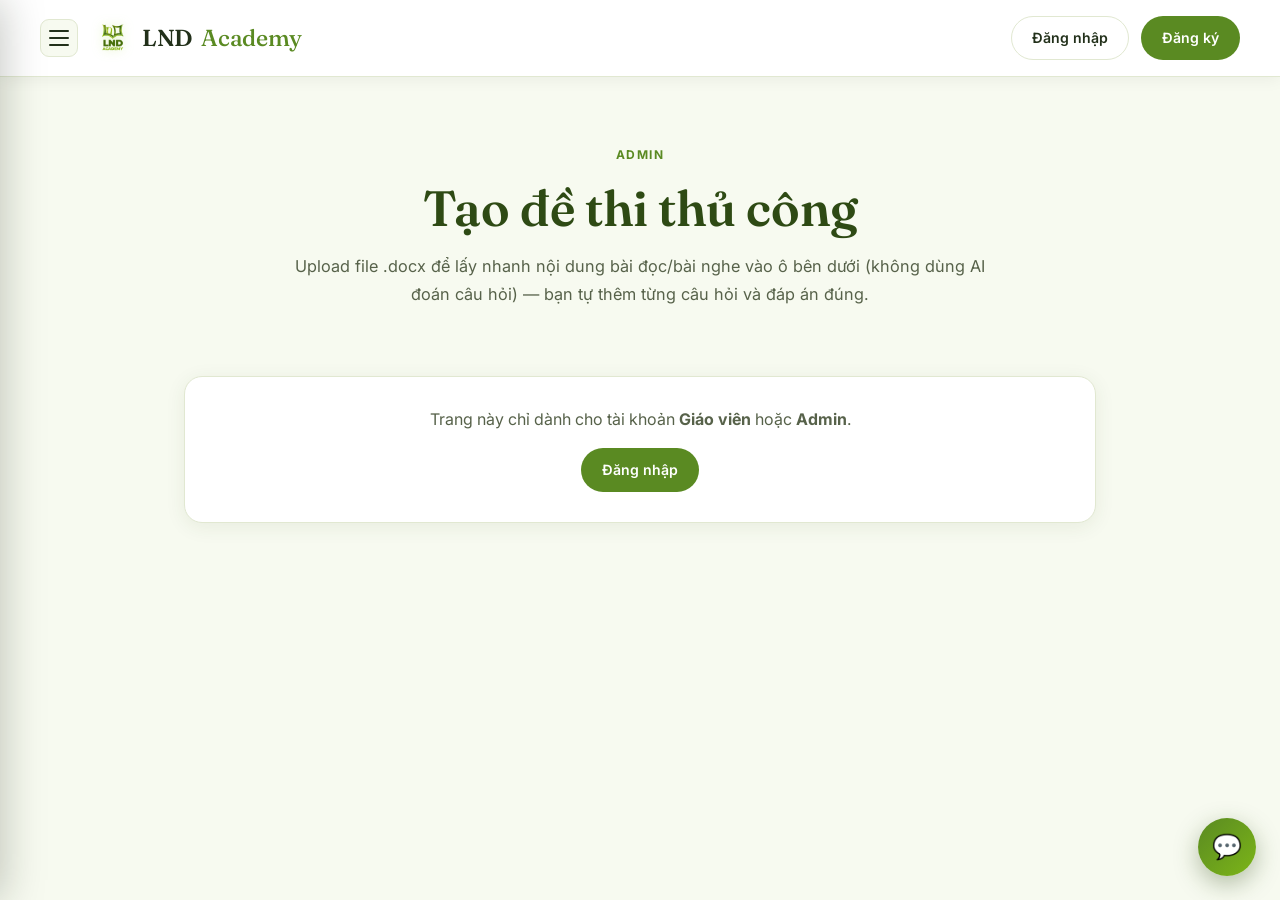
<file: exam-upload.html>
<!DOCTYPE html>
<html lang="vi">
<head>
<meta charset="UTF-8" />
<meta name="viewport" content="width=device-width, initial-scale=1.0"/>
<title>Tạo đề thi – LND Academy</title>
<link href="https://fonts.googleapis.com/css2?family=Inter:wght@400;500;600;700&family=Fraunces:opsz,wght@9..144,500..700&display=swap" rel="stylesheet"/>
<link rel="stylesheet" href="style.css" />
</head>
<body>

<nav>
  <div class="nav-left">
    <button class="hamburger-btn" id="menuToggle" aria-label="Mở menu" onclick="toggleMenu()">
      <span></span><span></span><span></span>
    </button>
    <a class="logo logo-link" href="index.html"><img src="assets/logo.png" alt="LND Academy" class="logo-img"/>LND <span class="brand-sub">Academy</span></a>
  </div>
  <div class="nav-auth" id="navAuth"></div>
</nav>

<div class="menu-overlay" id="menuOverlay" onclick="closeMenu()"></div>
<aside class="side-menu" id="sideMenu">
  <button class="side-menu-close" onclick="closeMenu()">✕</button>
  <a href="index.html" class="side-menu-title" onclick="closeMenu()">🏠 Khám phá LND Academy</a>
  <a class="side-menu-item" href="grade.html" style="--d:0"><span class="icon">✍️</span><div><h4>Chấm bài Writing</h4><p>Chấm điểm IELTS Writing bằng AI</p></div></a>
  <a class="side-menu-item" href="documents.html?category=ielts" style="--d:1"><span class="icon">📘</span><div><h4>Tài liệu IELTS</h4><p>Đề mẫu và tài liệu ôn luyện</p></div></a>
  <a class="side-menu-item" href="documents.html?category=hsca" style="--d:2"><span class="icon">🏫</span><div><h4>Tài liệu HSCA</h4><p>Học liệu chương trình HSCA</p></div></a>
  <a class="side-menu-item" href="documents.html?category=thpt" style="--d:3"><span class="icon">🎓</span><div><h4>Ôn thi THPT</h4><p>Đề thi thử và tài liệu ôn tập</p></div></a>
  <a class="side-menu-item" href="practice-tests.html" style="--d:4"><span class="icon">🧩</span><div><h4>Luyện đề Reading/Listening</h4><p>Làm đề trắc nghiệm & trả lời ngắn</p></div></a>
  <a class="side-menu-item" href="dictation.html" style="--d:5"><span class="icon">🎧</span><div><h4>Dictation</h4><p>Nghe chép chính tả theo câu</p></div></a>
  <a class="side-menu-item" href="vocabulary.html" style="--d:6"><span class="icon">📚</span><div><h4>Từ vựng của tôi</h4><p>Thư mục từ vựng đã lưu & Flashcard</p></div></a>
  <a class="side-menu-item" href="history.html" style="--d:7"><span class="icon">📊</span><div><h4>Lịch sử làm bài</h4><p>Xem lại kết quả các lần luyện đề</p></div></a>
  <a class="side-menu-item teacher-or-admin-menu" href="exam-upload.html" style="--d:7;display:none;"><span class="icon">🛠️</span><div><h4>Tạo đề thi</h4><p>Nhập đề thi &amp; đáp án thủ công</p></div></a>
  <a class="side-menu-item admin-only-menu" href="dictation-upload.html" style="--d:8;display:none;"><span class="icon">🎬</span><div><h4>Tạo Dictation (Admin)</h4><p>Dán link YouTube, tự tách câu</p></div></a>
</aside>

<div class="hero">
  <div class="hero-tag">Admin</div>
  <h1>Tạo đề thi thủ công</h1>
  <p>Upload file .docx để lấy nhanh nội dung bài đọc/bài nghe vào ô bên dưới (không dùng AI đoán câu hỏi) — bạn tự thêm từng câu hỏi và đáp án đúng.</p>
</div>

<main>
  <div id="accessDenied" class="card" style="display:none;text-align:center;">
    <p style="color:var(--ink-soft);">Trang này chỉ dành cho tài khoản <strong>Giáo viên</strong> hoặc <strong>Admin</strong>.</p>
    <div style="margin-top:16px;"><a class="btn btn-primary" href="login.html">Đăng nhập</a></div>
  </div>

  <div id="uploadSection" style="display:none;">
    <div class="card">
      <div class="card-label">Đề thi đã tạo</div>
      <div class="task-toggle">
        <button type="button" class="task-btn active" id="manageReadingBtn" onclick="setManageSkill('reading')">📖 Reading</button>
        <button type="button" class="task-btn" id="manageListeningBtn" onclick="setManageSkill('listening')">🎧 Listening</button>
      </div>
      <div class="doc-list" id="examManageList">
        <div class="empty-state">Đang tải...</div>
      </div>
    </div>

    <div class="card">
      <div class="card-label" id="createSectionLabel">Tạo đề mới</div>
      <div class="error-msg" id="parseError"></div>

      <label>Kỹ năng</label>
      <div class="task-toggle">
        <button type="button" class="task-btn active" id="skillReadingBtn" onclick="setSkill('reading')">📖 Reading</button>
        <button type="button" class="task-btn" id="skillListeningBtn" onclick="setSkill('listening')">🎧 Listening</button>
      </div>

      <label for="examTitle">Tên đề thi</label>
      <input type="text" id="examTitle" placeholder="VD: IELTS Reading Practice Test 1" />

      <label>Loại đề</label>
      <div class="task-toggle">
        <button type="button" class="task-btn active" id="examTypeFullBtn" onclick="setExamType(true)">📋 Full Test (tính Band Score)</button>
        <button type="button" class="task-btn" id="examTypePracticeBtn" onclick="setExamType(false)">📄 Luyện 1 Passage/Part (không tính Band)</button>
      </div>
      <div class="form-note">
        Full Test: học sinh làm hết các Part, có tính Band Score sau khi nộp (cần đủ 40 câu để band chính xác).
        Luyện lẻ: chỉ để luyện từng bài riêng — vẫn chấm điểm, hiện câu sai và giải thích như bình thường, chỉ không hiện Band Score.
      </div>

      <label for="docxFile">File .docx (bài đọc/nghe + câu hỏi + đáp án) — bỏ qua nếu đang sửa đề có sẵn</label>
      <input type="file" id="docxFile" accept=".docx" />

      <div id="audioUploadSection" style="display:none;">
        <label for="audioFile">File âm thanh (.mp3/.wav/.m4a) — chỉ chọn nếu muốn thay audio hiện tại</label>
        <input type="file" id="audioFile" accept="audio/*" />
      </div>

      <button class="btn btn-primary btn-block" id="parseBtn" onclick="parseExam()">Lấy nội dung từ file →</button>
    </div>

    <div class="card" id="reviewCard" style="display:none;">
      <div class="card-label" id="reviewCardLabel">Kiểm tra & chỉnh sửa trước khi lưu</div>

      <label for="passageText">Bài đọc / Transcript</label>
      <div class="form-note">
        Muốn ô điền từ nằm ngay trong đoạn văn (giống YouPass) thay vì hiện riêng bên dưới: gõ <code>[[số câu]]</code> ngay tại chỗ cần điền, ví dụ: <code>the age group that eat most fat is [[31]]</code>. Câu nào không dùng cú pháp này sẽ tự hiện thành 1 câu hỏi riêng ở danh sách bên dưới.
      </div>
      <div class="rte-toolbar">
        <button type="button" onclick="richExec('passageText','bold')"><b>B</b></button>
        <button type="button" onclick="richExec('passageText','italic')"><i>I</i></button>
        <button type="button" onclick="richExec('passageText','underline')"><u>U</u></button>
        <button type="button" onclick="richExec('passageText','fontSize','2')">Nhỏ</button>
        <button type="button" onclick="richExec('passageText','fontSize','4')">Vừa</button>
        <button type="button" onclick="richExec('passageText','fontSize','6')">Lớn</button>
      </div>
      <div id="passageText" class="rte-editable" contenteditable="true" style="min-height:160px"></div>
      <div class="form-note">
        ⚠️ Nếu đề thi có <strong>nhiều Part</strong> (VD Part 1/2/3, mỗi phần 1 bài đọc/audio riêng — như đề IELTS thật), dùng phần "Parts" ngay bên dưới thay vì ô Bài đọc ở trên (ô trên sẽ bị bỏ qua nếu có ít nhất 1 Part).
      </div>

      <div class="section-divider"></div>
      <div class="card-label">Parts (tuỳ chọn — mỗi Part có bài đọc/audio riêng, học sinh tự chọn làm Part nào trước)</div>
      <div id="partsList"></div>
      <button class="btn btn-ghost btn-block" style="margin-bottom:14px;" onclick="addPart()">+ Thêm Part</button>

      <div class="section-divider"></div>
      <div class="card-label">Nhóm câu hỏi (VD: "Questions 33-37" — nội dung/hướng dẫn dùng chung, hiện bên cột câu hỏi)</div>
      <div class="form-note">
        Dùng cho dạng bài có 1 đoạn hướng dẫn/tóm tắt chung cho nhiều câu (kiểu "Complete the summary using the list of phrases"). Gõ <code>[[số câu]]</code> trong ô nội dung để chèn ô điền. Nếu điền thêm "Danh sách gợi ý" bên dưới, học sinh sẽ <strong>chọn</strong> đáp án từ danh sách đó thay vì gõ tay.
      </div>
      <div id="groupsList"></div>
      <button class="btn btn-ghost btn-block" style="margin-bottom:14px;" onclick="addGroup()">+ Thêm nhóm câu hỏi</button>

      <div id="questionsList"></div>

      <div class="card" style="background:var(--paper);margin-bottom:14px;">
        <label>Tạo hàng loạt (VD: nhóm câu 1-7 cùng loại, dùng chung nhãn phần)</label>
        <div style="display:flex;gap:10px;align-items:flex-start;flex-wrap:wrap;">
          <input type="number" id="bulkFrom" placeholder="Từ câu số" style="max-width:110px;" />
          <input type="number" id="bulkTo" placeholder="Đến câu số" style="max-width:110px;" />
          <select id="bulkType" style="max-width:180px;">
            <option value="short_answer">Trả lời ngắn</option>
            <option value="mcq">Trắc nghiệm (MCQ)</option>
          </select>
          <input type="text" id="bulkSection" placeholder="Nhãn phần (tuỳ chọn)" style="flex:1;" />
        </div>
        <select id="bulkPart" style="margin-top:10px;">
          <option value="">— Không thuộc Part nào —</option>
        </select>
        <button class="btn btn-primary btn-block" onclick="addBulkQuestions()">Tạo hàng loạt →</button>
      </div>

      <div class="card" style="background:var(--paper);margin-bottom:14px;">
        <label>Gán Part cho các câu đã có sẵn (không tạo câu mới, chỉ đổi Part)</label>
        <div style="display:flex;gap:10px;align-items:flex-start;flex-wrap:wrap;">
          <input type="number" id="assignFrom" placeholder="Từ câu số" style="max-width:110px;" />
          <input type="number" id="assignTo" placeholder="Đến câu số" style="max-width:110px;" />
          <select id="assignPart" style="flex:1;min-width:160px;">
            <option value="">— Không thuộc Part nào —</option>
          </select>
        </div>
        <button class="btn btn-ghost btn-block" onclick="assignPartToRange()">Gán Part cho khoảng câu này →</button>
      </div>

      <button class="btn btn-ghost btn-block" style="margin-bottom:10px;" onclick="addQuestion()">+ Thêm 1 câu hỏi</button>
      <button class="btn btn-primary btn-block" id="saveBtn" onclick="saveExam()">Lưu đề thi →</button>
      <button class="btn btn-ghost btn-block" id="cancelEditBtn" style="display:none;" onclick="cancelEdit()">Huỷ sửa, tạo đề mới thay vì cập nhật</button>
      <div class="error-msg" id="saveError"></div>
      <div class="success-msg" id="saveSuccess"></div>
    </div>
  </div>
</main>

<script src="auth.js"></script>
<script src="chat-widget.js"></script>
<script>
let skill = "reading";
let questions = [];
let groups = [];
let parts = [];
let isFullTest = true;
let editingExamId = null;
let currentAudioUrl = null;
let manageSkill = "reading";

function setExamType(isFull) {
  isFullTest = isFull;
  document.getElementById("examTypeFullBtn").classList.toggle("active", isFull);
  document.getElementById("examTypePracticeBtn").classList.toggle("active", !isFull);
}

function setSkill(s) {
  skill = s;
  document.getElementById("skillReadingBtn").classList.toggle("active", s === "reading");
  document.getElementById("skillListeningBtn").classList.toggle("active", s === "listening");
  document.getElementById("audioUploadSection").style.display = s === "listening" ? "block" : "none";
  renderParts();
}

function initAccess() {
  const user = getUser();
  const denied = document.getElementById("accessDenied");
  const section = document.getElementById("uploadSection");
  if (user && (user.role === "admin" || user.role === "teacher")) {
    denied.style.display = "none";
    section.style.display = "block";
    loadManageList();
  } else {
    denied.style.display = "block";
    section.style.display = "none";
  }
}

function setManageSkill(s) {
  manageSkill = s;
  document.getElementById("manageReadingBtn").classList.toggle("active", s === "reading");
  document.getElementById("manageListeningBtn").classList.toggle("active", s === "listening");
  loadManageList();
}

async function loadManageList() {
  const listEl = document.getElementById("examManageList");
  listEl.innerHTML = '<div class="empty-state">Đang tải...</div>';
  try {
    const res = await fetch(API_URL + "/exams?skill=" + manageSkill);
    const exams = await res.json();
    if (!res.ok) throw new Error("Không tải được danh sách");

    if (!exams.length) {
      listEl.innerHTML = '<div class="empty-state">Chưa có đề nào trong mục này.</div>';
      return;
    }

    listEl.innerHTML = exams.map(e => `
      <div class="doc-item">
        <div class="doc-info">
          <h4>${escapeHtml(e.title)}</h4>
          <div class="doc-meta"><span class="doc-tag">${e.skill === "reading" ? "Reading" : "Listening"}</span> <span class="doc-tag" style="background:var(--paper);color:var(--ink-soft);">${e.is_full_test === false ? "Luyện lẻ" : "Full Test"}</span></div>
        </div>
        <div class="doc-actions">
          <button class="btn btn-ghost" onclick="editExam('${e.id}')">Sửa</button>
          <button class="btn btn-danger" onclick="deleteExamPrompt('${e.id}', '${escapeHtml(e.title).replace(/'/g, "\\\\'")}')">Xoá</button>
        </div>
      </div>
    `).join("");
  } catch (e) {
    listEl.innerHTML = '<div class="empty-state">Lỗi: ' + escapeHtml(e.message) + '</div>';
  }
}

async function editExam(examId) {
  try {
    const res = await fetch(API_URL + "/exams/" + examId + "/edit", {
      headers: { ...(await authHeaderAsync()) },
    });
    const data = await res.json();
    if (!res.ok) throw new Error(data.detail || "Không tải được đề thi");

    editingExamId = examId;
    currentAudioUrl = data.exam.audio_url || null;
    setSkill(data.exam.skill);
    setExamType(data.exam.is_full_test !== false);
    document.getElementById("examTitle").value = data.exam.title;
    document.getElementById("passageText").innerHTML = data.exam.passage_text || "";

    parts = (data.parts || []).map(p => ({
      temp_id: p.id,
      part_number: p.part_number,
      title: p.title || `Part ${p.part_number}`,
      passage_text: p.passage_text || "",
      audio_url: p.audio_url || null,
      audioFile: null,
      order_index: p.order_index || 0,
    }));
    groups = (data.groups || []).map(g => ({
      temp_id: g.id, // dung luon id that lam temp_id, khong xung dot
      label: g.label || "",
      instructions_html: g.instructions_html || "",
      word_bank: g.word_bank || [],
      order_index: g.order_index || 0,
      part_ref: g.part_id || null,
    }));
    questions = (data.questions || [])
      .sort((a, b) => a.question_number - b.question_number)
      .map(q => ({ ...q, group_ref: q.group_id || null, part_ref: q.part_id || null }));

    renderParts();
    renderGroups();
    renderQuestions();

    document.getElementById("createSectionLabel").textContent = `Đang sửa: ${data.exam.title}`;
    document.getElementById("reviewCardLabel").textContent = "Kiểm tra & chỉnh sửa, rồi bấm Cập nhật";
    document.getElementById("saveBtn").textContent = "Cập nhật đề thi →";
    document.getElementById("reviewCard").style.display = "block";
    document.getElementById("cancelEditBtn").style.display = "block";
    window.scrollTo({ top: document.getElementById("createSectionLabel").offsetTop - 20, behavior: "smooth" });
  } catch (e) {
    alert(e.message);
  }
}

function cancelEdit() {
  editingExamId = null;
  currentAudioUrl = null;
  questions = [];
  groups = [];
  parts = [];
  setExamType(true);
  document.getElementById("examTitle").value = "";
  document.getElementById("passageText").innerHTML = "";
  document.getElementById("docxFile").value = "";
  document.getElementById("createSectionLabel").textContent = "Tạo đề mới";
  document.getElementById("reviewCardLabel").textContent = "Kiểm tra & chỉnh sửa trước khi lưu";
  document.getElementById("saveBtn").textContent = "Lưu đề thi →";
  document.getElementById("reviewCard").style.display = "none";
  document.getElementById("cancelEditBtn").style.display = "none";
  renderParts();
  renderGroups();
}

async function deleteExamPrompt(examId, title) {
  if (!confirm(`Xoá hẳn đề "${title}"? Không thể hoàn tác.`)) return;
  try {
    const res = await fetch(API_URL + "/exams/" + examId, {
      method: "DELETE",
      headers: { ...(await authHeaderAsync()) },
    });
    const data = await res.json();
    if (!res.ok) throw new Error(data.detail || "Xoá thất bại");
    if (editingExamId === examId) cancelEdit();
    loadManageList();
  } catch (e) {
    alert(e.message);
  }
}

async function parseExam() {
  const errEl = document.getElementById("parseError");
  errEl.style.display = "none";
  const fileInput = document.getElementById("docxFile");
  if (!fileInput.files[0]) {
    errEl.textContent = "Chọn file .docx trước đã.";
    errEl.style.display = "block";
    return;
  }

  const btn = document.getElementById("parseBtn");
  btn.disabled = true;
  btn.textContent = "Đang đọc file...";

  try {
    const formData = new FormData();
    formData.append("skill", skill);
    formData.append("file", fileInput.files[0]);

    const res = await fetch(API_URL + "/exams/parse", {
      method: "POST",
      headers: { ...(await authHeaderAsync()) },
      body: formData,
    });
    const data = await res.json();
    if (!res.ok) throw new Error(data.detail || "Phân tích thất bại");

    document.getElementById("passageText").innerHTML = data.passage_text || "";
    questions = (data.questions || []).map(q => ({
      question_number: q.question_number,
      question_type: q.question_type,
      question_text: q.question_text,
      options: q.options || null,
      correct_answer: q.correct_answer,
    }));
    renderQuestions();
    document.getElementById("reviewCard").style.display = "block";
  } catch (e) {
    errEl.textContent = e.message;
    errEl.style.display = "block";
  } finally {
    btn.disabled = false;
    btn.textContent = "Lấy nội dung từ file →";
  }
}

function renderQuestions() {
  const list = document.getElementById("questionsList");
  list.innerHTML = questions.map((q, i) => {
    const noAnswer = !q.correct_answer || !q.correct_answer.trim();
    return `
    <div class="card" style="background:var(--paper);margin-bottom:14px;${noAnswer ? "border-color:var(--danger);" : ""}">
      <div style="display:flex;justify-content:space-between;align-items:center;margin-bottom:10px;">
        <strong>Câu ${q.question_number}</strong>
        <button class="btn btn-danger" style="padding:4px 12px;font-size:0.78rem;" onclick="removeQuestion(${i})">Xoá</button>
      </div>
      <label>Thuộc nhóm câu hỏi (tuỳ chọn)</label>
      <select onchange="updateQuestion(${i}, 'group_ref', this.value || null)">
        <option value="">— Không thuộc nhóm nào —</option>
        ${groups.map(g => `<option value="${g.temp_id}" ${q.group_ref === g.temp_id ? "selected" : ""}>${escapeHtml(g.label || "(chưa đặt tên)")}</option>`).join("")}
      </select>
      ${parts.length ? `
        <label>Thuộc Part nào</label>
        <select onchange="updateQuestion(${i}, 'part_ref', this.value || null)">
          <option value="">— Không thuộc Part nào —</option>
          ${parts.map(p => `<option value="${p.temp_id}" ${q.part_ref === p.temp_id ? "selected" : ""}>${escapeHtml(p.title || "Part " + p.part_number)}</option>`).join("")}
        </select>
      ` : ""}
      <label>Nhãn phần (tuỳ chọn — để thống kê điểm theo từng phần, VD: "Part 1", "Passage 2")</label>
      <input type="text" value="${escapeHtml(q.section_label || "")}" onchange="updateQuestion(${i}, 'section_label', this.value)" />
      <label>Loại câu hỏi</label>
      <select onchange="updateQuestion(${i}, 'question_type', this.value)">
        <option value="mcq" ${q.question_type === "mcq" ? "selected" : ""}>Trắc nghiệm (MCQ)</option>
        <option value="short_answer" ${q.question_type === "short_answer" ? "selected" : ""}>Trả lời ngắn</option>
      </select>
      <label>Nội dung câu hỏi <span style="font-weight:400;color:var(--ink-soft);font-size:0.78rem;">(chỉ hiện cho học sinh nếu câu này KHÔNG dùng cú pháp [[số câu]] trong đoạn văn/nhóm — nếu đã nhúng, để ngắn gọn tuỳ ý)</span></label>
      <textarea style="min-height:60px" onchange="updateQuestion(${i}, 'question_text', this.value)">${escapeHtml(q.question_text)}</textarea>
      ${q.question_type === "mcq" ? `
        <label>Các lựa chọn (mỗi dòng 1 lựa chọn)</label>
        <textarea style="min-height:80px" onchange="updateOptions(${i}, this.value)">${(q.options || []).join("\n")}</textarea>
      ` : ""}
      <label>Đáp án đúng ${noAnswer ? '<span style="color:var(--danger);font-weight:700;">⚠ CHƯA CÓ — điền tay vào đây</span>' : ""}</label>
      <input type="text" style="${noAnswer ? "border-color:var(--danger);background:rgba(178,64,46,0.06);" : ""}" value="${escapeHtml(q.correct_answer || "")}" onchange="updateQuestion(${i}, 'correct_answer', this.value)" />
      <label>Giải thích (hiện ra khi học sinh bấm "Xem giải thích" sau khi nộp bài, để trống nếu không cần)</label>
      <textarea style="min-height:60px" onchange="updateQuestion(${i}, 'explanation', this.value)">${escapeHtml(q.explanation || "")}</textarea>
    </div>
  `;
  }).join("");
}

function updateQuestion(i, field, value) {
  questions[i][field] = value;
  if (field === "question_type") renderQuestions();
}
function updateOptions(i, value) {
  questions[i].options = value.split("\n").map(s => s.trim()).filter(Boolean);
}
function removeQuestion(i) {
  questions.splice(i, 1);
  renderQuestions();
}
function addQuestion() {
  const nextNum = questions.length ? Math.max(...questions.map(q => q.question_number)) + 1 : 1;
  questions.push({
    question_number: nextNum, question_type: "short_answer", question_text: "",
    options: null, correct_answer: "", explanation: "", section_label: "", group_ref: null, part_ref: null,
  });
  renderQuestions();
}

// ---------- Rich text formatting ----------
function richExec(targetId, cmd, val) {
  const el = document.getElementById(targetId);
  if (el) el.focus();
  document.execCommand(cmd, false, val || null);
}

// ---------- Parts (Part 1/2/3) ----------
function addPart() {
  const tempId = "p_" + Date.now() + "_" + Math.random().toString(36).slice(2, 7);
  const nextNum = parts.length ? Math.max(...parts.map(p => p.part_number)) + 1 : 1;
  parts.push({
    temp_id: tempId, part_number: nextNum, title: `Part ${nextNum}`,
    passage_text: "", audio_url: null, audioFile: null, order_index: parts.length,
  });
  renderParts();
  renderGroups();
  renderQuestions();
}

function removePart(tempId) {
  if (!confirm("Xoá Part này? Các nhóm/câu hỏi đang thuộc Part sẽ chuyển về 'Không thuộc Part nào'.")) return;
  parts = parts.filter(p => p.temp_id !== tempId);
  groups.forEach(g => { if (g.part_ref === tempId) g.part_ref = null; });
  questions.forEach(q => { if (q.part_ref === tempId) q.part_ref = null; });
  renderParts();
  renderGroups();
  renderQuestions();
}

function updatePartField(tempId, field, value) {
  const p = parts.find(p => p.temp_id === tempId);
  if (p) p[field] = value;
  if (field === "title") { renderGroups(); renderQuestions(); }
}

function updatePartAudioFile(tempId, fileInput) {
  const p = parts.find(p => p.temp_id === tempId);
  if (p) p.audioFile = fileInput.files[0] || null;
}

function renderParts() {
  const list = document.getElementById("partsList");
  list.innerHTML = parts.map(p => `
    <div class="card" style="background:var(--paper);margin-bottom:14px;">
      <div style="display:flex;justify-content:space-between;align-items:center;margin-bottom:10px;">
        <strong>Part ${p.part_number}</strong>
        <button class="btn btn-danger" style="padding:4px 12px;font-size:0.78rem;" onclick="removePart('${p.temp_id}')">Xoá Part</button>
      </div>
      <label>Tên hiển thị</label>
      <input type="text" value="${escapeHtml(p.title || "")}" onchange="updatePartField('${p.temp_id}', 'title', this.value)" />
      <label>Bài đọc / Transcript của Part này</label>
      <div class="rte-toolbar">
        <button type="button" onclick="richExec('part_passage_${p.temp_id}','bold')"><b>B</b></button>
        <button type="button" onclick="richExec('part_passage_${p.temp_id}','italic')"><i>I</i></button>
        <button type="button" onclick="richExec('part_passage_${p.temp_id}','underline')"><u>U</u></button>
        <button type="button" onclick="richExec('part_passage_${p.temp_id}','fontSize','2')">Nhỏ</button>
        <button type="button" onclick="richExec('part_passage_${p.temp_id}','fontSize','4')">Vừa</button>
        <button type="button" onclick="richExec('part_passage_${p.temp_id}','fontSize','6')">Lớn</button>
      </div>
      <div id="part_passage_${p.temp_id}" class="rte-editable" contenteditable="true"
           style="min-height:140px" oninput="updatePartField('${p.temp_id}', 'passage_text', this.innerHTML)">${p.passage_text || ""}</div>
      ${skill === "listening" ? `
        <label>File âm thanh riêng cho Part này (.mp3/.wav/.m4a)${p.audio_url ? " — đã có audio, chọn file mới nếu muốn thay" : ""}</label>
        <input type="file" accept="audio/*" onchange="updatePartAudioFile('${p.temp_id}', this)" />
      ` : ""}
    </div>
  `).join("");

  const partOptionsHtml = '<option value="">— Không thuộc Part nào —</option>' +
    parts.map(p => `<option value="${p.temp_id}">${escapeHtml(p.title || "Part " + p.part_number)}</option>`).join("");
  const bulkPartEl = document.getElementById("bulkPart");
  const assignPartEl = document.getElementById("assignPart");
  if (bulkPartEl) bulkPartEl.innerHTML = partOptionsHtml;
  if (assignPartEl) assignPartEl.innerHTML = partOptionsHtml;
}

function assignPartToRange() {
  const from = parseInt(document.getElementById("assignFrom").value, 10);
  const to = parseInt(document.getElementById("assignTo").value, 10);
  const partRef = document.getElementById("assignPart").value || null;

  if (!from || !to || to < from) {
    alert("Nhập đúng khoảng số câu (VD: từ 1 đến 7).");
    return;
  }

  let count = 0;
  questions.forEach(q => {
    if (q.question_number >= from && q.question_number <= to) {
      q.part_ref = partRef;
      count++;
    }
  });
  groups.forEach(g => {
    // Neu toan bo cau trong nhom nam trong khoang, gan Part cho ca nhom luon
    const groupQuestions = questions.filter(q => q.group_ref === g.temp_id);
    if (groupQuestions.length && groupQuestions.every(q => q.question_number >= from && q.question_number <= to)) {
      g.part_ref = partRef;
    }
  });

  renderQuestions();
  renderGroups();
  if (!count) {
    alert("Không tìm thấy câu nào trong khoảng số đó.");
  } else {
    alert(`Đã gán Part cho ${count} câu (số ${from}–${to}).`);
  }
}

// ---------- Question groups ----------
function addGroup() {
  const tempId = "g_" + Date.now() + "_" + Math.random().toString(36).slice(2, 7);
  groups.push({ temp_id: tempId, label: "", instructions_html: "", word_bank: [], order_index: groups.length, part_ref: null });
  renderGroups();
  renderQuestions(); // cap nhat dropdown "Thuoc nhom" cho cac cau da co
}

function removeGroup(tempId) {
  if (!confirm("Xoá nhóm này? Các câu đang thuộc nhóm sẽ chuyển về 'Không thuộc nhóm nào'.")) return;
  groups = groups.filter(g => g.temp_id !== tempId);
  questions.forEach(q => { if (q.group_ref === tempId) q.group_ref = null; });
  renderGroups();
  renderQuestions();
}

function updateGroupLabel(tempId, value) {
  const g = groups.find(g => g.temp_id === tempId);
  if (g) g.label = value;
  renderQuestions(); // cap nhat lai ten hien trong dropdown
}

function updateGroupPart(tempId, partRef) {
  const g = groups.find(g => g.temp_id === tempId);
  if (g) g.part_ref = partRef;
}

function updateGroupWordBank(tempId, value) {
  const g = groups.find(g => g.temp_id === tempId);
  if (g) g.word_bank = value.split("\n").map(s => s.trim()).filter(Boolean);
}

function renderGroups() {
  const list = document.getElementById("groupsList");
  list.innerHTML = groups.map(g => `
    <div class="card" style="background:var(--paper);margin-bottom:14px;">
      <div style="display:flex;justify-content:space-between;align-items:center;margin-bottom:10px;">
        <strong>Nhóm câu hỏi</strong>
        <button class="btn btn-danger" style="padding:4px 12px;font-size:0.78rem;" onclick="removeGroup('${g.temp_id}')">Xoá nhóm</button>
      </div>
      <label>Tên nhóm (VD: "Questions 33-37")</label>
      <input type="text" value="${escapeHtml(g.label)}" onchange="updateGroupLabel('${g.temp_id}', this.value)" />
      ${parts.length ? `
        <label>Thuộc Part nào</label>
        <select onchange="updateGroupPart('${g.temp_id}', this.value || null)">
          <option value="">— Không thuộc Part nào —</option>
          ${parts.map(p => `<option value="${p.temp_id}" ${g.part_ref === p.temp_id ? "selected" : ""}>${escapeHtml(p.title || "Part " + p.part_number)}</option>`).join("")}
        </select>
      ` : ""}
      <label>Nội dung / hướng dẫn (dùng [[số câu]] để chèn ô điền)</label>
      <div class="rte-toolbar">
        <button type="button" onclick="richExec('group_instr_${g.temp_id}','bold')"><b>B</b></button>
        <button type="button" onclick="richExec('group_instr_${g.temp_id}','italic')"><i>I</i></button>
        <button type="button" onclick="richExec('group_instr_${g.temp_id}','underline')"><u>U</u></button>
        <button type="button" onclick="richExec('group_instr_${g.temp_id}','fontSize','2')">Nhỏ</button>
        <button type="button" onclick="richExec('group_instr_${g.temp_id}','fontSize','4')">Vừa</button>
        <button type="button" onclick="richExec('group_instr_${g.temp_id}','fontSize','6')">Lớn</button>
      </div>
      <div id="group_instr_${g.temp_id}" class="rte-editable" contenteditable="true"
           style="min-height:100px" oninput="syncGroupInstructions('${g.temp_id}', this.innerHTML)">${g.instructions_html}</div>
      <label>Danh sách gợi ý (word bank) — mỗi dòng 1 lựa chọn. Để trống nếu học sinh phải tự gõ đáp án.</label>
      <textarea style="min-height:70px" onchange="updateGroupWordBank('${g.temp_id}', this.value)">${(g.word_bank || []).join("\n")}</textarea>
    </div>
  `).join("");
}

function syncGroupInstructions(tempId, html) {
  const g = groups.find(g => g.temp_id === tempId);
  if (g) g.instructions_html = html;
}

function addBulkQuestions() {
  const from = parseInt(document.getElementById("bulkFrom").value, 10);
  const to = parseInt(document.getElementById("bulkTo").value, 10);
  const type = document.getElementById("bulkType").value;
  const section = document.getElementById("bulkSection").value.trim();
  const partRef = document.getElementById("bulkPart").value || null;

  if (!from || !to || to < from) {
    alert("Nhập đúng khoảng số câu (VD: từ 1 đến 7).");
    return;
  }
  if (to - from > 60) {
    alert("Khoảng câu quá lớn, kiểm tra lại số bạn nhập.");
    return;
  }

  const existingNums = new Set(questions.map(q => q.question_number));
  for (let n = from; n <= to; n++) {
    if (existingNums.has(n)) continue; // khong ghi de cau da co san
    questions.push({
      question_number: n,
      question_type: type,
      question_text: type === "mcq" ? "" : `Câu ${n}`,
      options: type === "mcq" ? [] : null,
      correct_answer: "",
      explanation: "",
      section_label: section,
      part_ref: partRef,
    });
  }
  questions.sort((a, b) => a.question_number - b.question_number);
  renderQuestions();
}

async function saveExam() {
  const errEl = document.getElementById("saveError");
  const okEl = document.getElementById("saveSuccess");
  errEl.style.display = "none";
  okEl.style.display = "none";

  const title = document.getElementById("examTitle").value.trim();
  if (!title) {
    errEl.textContent = "Nhập tên đề thi trước đã.";
    errEl.style.display = "block";
    return;
  }
  if (!questions.length) {
    errEl.textContent = "Đề thi cần ít nhất 1 câu hỏi.";
    errEl.style.display = "block";
    return;
  }

  const missingAnswers = questions.filter(q => !q.correct_answer || !q.correct_answer.trim());
  if (missingAnswers.length) {
    const proceed = confirm(
      `Còn ${missingAnswers.length} câu chưa có đáp án (câu ${missingAnswers.map(q => q.question_number).join(", ")}). ` +
      `Vẫn lưu đề thi này? (học sinh làm bài sẽ luôn bị tính SAI ở các câu đó cho tới khi bạn sửa lại)`
    );
    if (!proceed) return;
  }

  const audioInput = document.getElementById("audioFile");
  if (skill === "listening" && parts.length === 0 && !audioInput.files[0] && !editingExamId) {
    const proceedNoAudio = confirm("Chưa chọn file âm thanh cho đề Listening. Vẫn lưu đề mà không có audio?");
    if (!proceedNoAudio) return;
  }

  const isEditing = !!editingExamId;
  const btn = document.getElementById("saveBtn");
  btn.disabled = true;

  try {
    let audioUrl = isEditing ? (currentAudioUrl || null) : null;
    if (skill === "listening" && audioInput.files[0]) {
      btn.textContent = "Đang tải audio lên...";
      const audioForm = new FormData();
      audioForm.append("file", audioInput.files[0]);
      const audioRes = await fetch(API_URL + "/exams/upload-audio", {
        method: "POST",
        headers: { ...(await authHeaderAsync()) },
        body: audioForm,
      });
      const audioData = await audioRes.json();
      if (!audioRes.ok) throw new Error(audioData.detail || "Upload audio thất bại");
      audioUrl = audioData.audio_url;
    }

    // Upload audio rieng cho tung Part (neu co chon file moi)
    for (const p of parts) {
      if (p.audioFile) {
        btn.textContent = `Đang tải audio cho ${p.title || "Part " + p.part_number}...`;
        const pForm = new FormData();
        pForm.append("file", p.audioFile);
        const pRes = await fetch(API_URL + "/exams/upload-audio", {
          method: "POST",
          headers: { ...(await authHeaderAsync()) },
          body: pForm,
        });
        const pData = await pRes.json();
        if (!pRes.ok) throw new Error(pData.detail || `Upload audio ${p.title} thất bại`);
        p.audio_url = pData.audio_url;
      }
    }

    btn.textContent = isEditing ? "Đang cập nhật..." : "Đang lưu...";
    const url = isEditing ? (API_URL + "/exams/" + editingExamId) : (API_URL + "/exams");
    const method = isEditing ? "PUT" : "POST";
    const res = await fetch(url, {
      method,
      headers: { "Content-Type": "application/json", ...(await authHeaderAsync()) },
      body: JSON.stringify({
        title,
        skill,
        passage_text: document.getElementById("passageText").innerHTML,
        audio_url: audioUrl,
        questions,
        groups,
        parts: parts.map(p => ({
          temp_id: p.temp_id, part_number: p.part_number, title: p.title,
          passage_text: p.passage_text, audio_url: p.audio_url, order_index: p.order_index,
        })),
        is_full_test: isFullTest,
      }),
    });
    const data = await res.json();
    if (!res.ok) throw new Error(data.detail || (isEditing ? "Cập nhật đề thi thất bại" : "Lưu đề thi thất bại"));

    okEl.textContent = isEditing
      ? "Đã cập nhật đề thi thành công!"
      : "Đã lưu đề thi thành công! Học sinh có thể vào mục Luyện đề để làm bài.";
    okEl.style.display = "block";

    if (isEditing) cancelEdit();
    loadManageList();
  } catch (e) {
    errEl.textContent = e.message;
    errEl.style.display = "block";
  } finally {
    btn.disabled = false;
    btn.textContent = isEditing ? "Cập nhật đề thi →" : "Lưu đề thi →";
  }
}

initAccess();
</script>
</body>
</html>
</file>
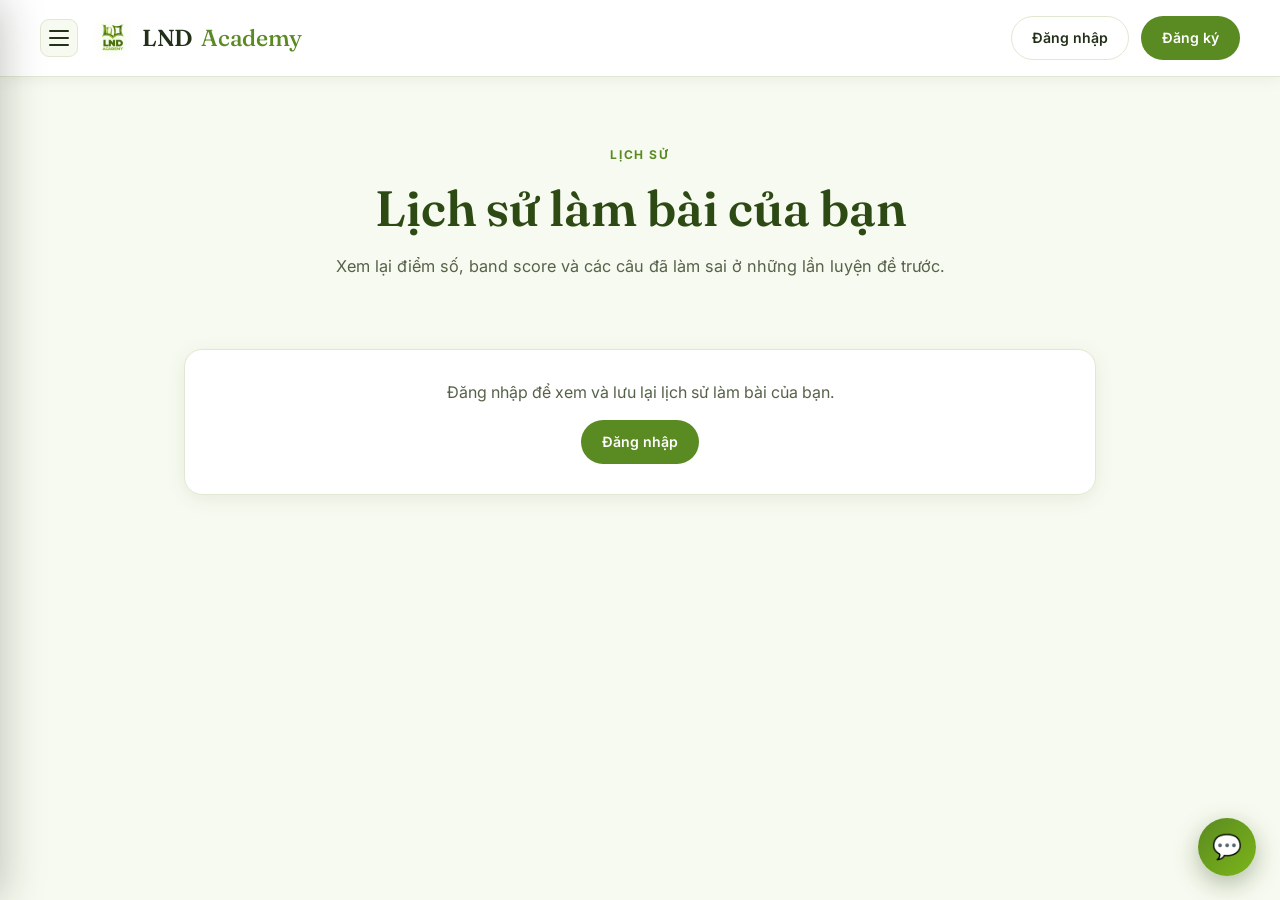
<file: history.html>
<!DOCTYPE html>
<html lang="vi">
<head>
<meta charset="UTF-8" />
<meta name="viewport" content="width=device-width, initial-scale=1.0"/>
<title>Lịch sử làm bài – LND Academy</title>
<link href="https://fonts.googleapis.com/css2?family=Inter:wght@400;500;600;700&family=Fraunces:opsz,wght@9..144,500..700&display=swap" rel="stylesheet"/>
<link rel="stylesheet" href="style.css" />
</head>
<body>

<nav>
  <div class="nav-left">
    <button class="hamburger-btn" id="menuToggle" aria-label="Mở menu" onclick="toggleMenu()">
      <span></span><span></span><span></span>
    </button>
    <a class="logo logo-link" href="index.html"><img src="assets/logo.png" alt="LND Academy" class="logo-img"/>LND <span class="brand-sub">Academy</span></a>
  </div>
  <div class="nav-auth" id="navAuth"></div>
</nav>

<div class="menu-overlay" id="menuOverlay" onclick="closeMenu()"></div>
<aside class="side-menu" id="sideMenu">
  <button class="side-menu-close" onclick="closeMenu()">✕</button>
  <a href="index.html" class="side-menu-title" onclick="closeMenu()">🏠 Khám phá LND Academy</a>
  <a class="side-menu-item" href="grade.html" style="--d:0"><span class="icon">✍️</span><div><h4>Chấm bài Writing</h4><p>Chấm điểm IELTS Writing bằng AI</p></div></a>
  <a class="side-menu-item" href="documents.html?category=ielts" style="--d:1"><span class="icon">📘</span><div><h4>Tài liệu IELTS</h4><p>Đề mẫu và tài liệu ôn luyện</p></div></a>
  <a class="side-menu-item" href="documents.html?category=hsca" style="--d:2"><span class="icon">🏫</span><div><h4>Tài liệu HSCA</h4><p>Học liệu chương trình HSCA</p></div></a>
  <a class="side-menu-item" href="documents.html?category=thpt" style="--d:3"><span class="icon">🎓</span><div><h4>Ôn thi THPT</h4><p>Đề thi thử và tài liệu ôn tập</p></div></a>
  <a class="side-menu-item" href="practice-tests.html" style="--d:4"><span class="icon">🧩</span><div><h4>Luyện đề Reading/Listening</h4><p>Làm đề trắc nghiệm & trả lời ngắn</p></div></a>
  <a class="side-menu-item" href="dictation.html" style="--d:5"><span class="icon">🎧</span><div><h4>Dictation</h4><p>Nghe chép chính tả theo câu</p></div></a>
  <a class="side-menu-item" href="vocabulary.html" style="--d:6"><span class="icon">📚</span><div><h4>Từ vựng của tôi</h4><p>Thư mục từ vựng đã lưu & Flashcard</p></div></a>
  <a class="side-menu-item" href="history.html" style="--d:7"><span class="icon">📊</span><div><h4>Lịch sử làm bài</h4><p>Xem lại kết quả các lần luyện đề</p></div></a>
  <a class="side-menu-item teacher-or-admin-menu" href="exam-upload.html" style="--d:7;display:none;"><span class="icon">🛠️</span><div><h4>Tạo đề thi</h4><p>Nhập đề thi &amp; đáp án thủ công</p></div></a>
  <a class="side-menu-item admin-only-menu" href="dictation-upload.html" style="--d:8;display:none;"><span class="icon">🎬</span><div><h4>Tạo Dictation (Admin)</h4><p>Dán link YouTube, tự tách câu</p></div></a>
</aside>

<div class="hero">
  <div class="hero-tag">Lịch sử</div>
  <h1>Lịch sử làm bài của bạn</h1>
  <p>Xem lại điểm số, band score và các câu đã làm sai ở những lần luyện đề trước.</p>
</div>

<main>
  <div id="notLoggedIn" class="card" style="display:none;text-align:center;">
    <p style="color:var(--ink-soft);">Đăng nhập để xem và lưu lại lịch sử làm bài của bạn.</p>
    <div style="margin-top:16px;"><a class="btn btn-primary" href="login.html">Đăng nhập</a></div>
  </div>

  <!-- LIST VIEW -->
  <div id="listView">
    <div class="card">
      <div class="card-label">Các lần làm bài gần đây</div>
      <div id="attemptsList" class="doc-list"><div class="empty-state">Đang tải...</div></div>
    </div>
  </div>

  <!-- DETAIL VIEW -->
  <div id="detailView" style="display:none;">
    <button class="btn btn-ghost" style="margin-bottom:16px;" onclick="backToAttemptList()">← Quay lại lịch sử</button>

    <div class="report-header">
      <div class="report-score-block">
        <div class="band-label" id="detailExamTitle">Đề thi</div>
        <div class="band-score" id="detailScoreText" style="font-size:3.2rem;">0/0</div>
      </div>
      <div class="report-band-block" id="detailBandBlock">
        <div class="band-label">Band Score</div>
        <div class="band-score-big" id="detailBandText">0.0</div>
        <div class="band-score-note">Quy đổi theo thang điểm IELTS chính thức (40 câu)</div>
      </div>
    </div>

    <div class="card">
      <div class="card-label">Tổng quan bài làm — bấm vào câu để xem chi tiết</div>
      <div class="result-grid" id="detailGrid"></div>
    </div>

    <div class="card">
      <div class="card-label">Xem lại các câu làm sai</div>
      <div id="detailMistakes"></div>
    </div>
  </div>
</main>

<script src="auth.js"></script>
<script src="chat-widget.js"></script>
<script>
const IELTS_BAND_TABLE = [
  [39, 9.0], [37, 8.5], [35, 8.0], [33, 7.5], [30, 7.0], [27, 6.5], [23, 6.0],
  [20, 5.5], [16, 5.0], [13, 4.5], [10, 4.0], [7, 3.5], [5, 3.0], [3, 2.5],
];
function computeBandScore(score, total) {
  if (total !== 40) return null;
  for (const [minCorrect, band] of IELTS_BAND_TABLE) {
    if (score >= minCorrect) return band;
  }
  return null;
}

function initAccess() {
  const user = getUser();
  document.getElementById("notLoggedIn").style.display = user ? "none" : "block";
  document.getElementById("listView").style.display = user ? "block" : "none";
  if (user) loadAttempts();
}

async function loadAttempts() {
  const listEl = document.getElementById("attemptsList");
  try {
    const res = await fetch(API_URL + "/me/exam-attempts", {
      headers: { ...(await authHeaderAsync()) },
    });
    const attempts = await res.json();
    if (!res.ok) throw new Error(attempts.detail || "Không tải được lịch sử");

    if (!attempts.length) {
      listEl.innerHTML = '<div class="empty-state">Bạn chưa làm bài luyện đề nào cả. Vào mục "Luyện đề" để bắt đầu.</div>';
      return;
    }

    listEl.innerHTML = attempts.map(a => {
      const exam = a.exams || {};
      const band = exam.is_full_test !== false ? computeBandScore(a.score, a.total) : null;
      const date = new Date(a.created_at).toLocaleString("vi-VN");
      return `
        <div class="doc-item">
          <div class="doc-info">
            <h4>${escapeHtml(exam.title || "Đề thi")}</h4>
            <div class="doc-meta">
              <span class="doc-tag">${exam.skill === "reading" ? "Reading" : "Listening"}</span>
              <span>${date}</span>
              <span><strong>${a.score}/${a.total}</strong>${band !== null ? ` · Band ${band.toFixed(1)}` : ""}</span>
            </div>
          </div>
          <div class="doc-actions">
            <button class="btn btn-primary" onclick="viewAttempt('${a.id}')">Xem chi tiết</button>
          </div>
        </div>
      `;
    }).join("");
  } catch (e) {
    listEl.innerHTML = '<div class="empty-state">Lỗi: ' + escapeHtml(e.message) + '</div>';
  }
}

async function viewAttempt(attemptId) {
  try {
    const res = await fetch(API_URL + "/me/exam-attempts/" + attemptId, {
      headers: { ...(await authHeaderAsync()) },
    });
    const data = await res.json();
    if (!res.ok) throw new Error(data.detail || "Không tải được chi tiết");

    const exam = data.exams || {};
    document.getElementById("detailExamTitle").textContent = exam.title || "Đề thi";
    document.getElementById("detailScoreText").textContent = `${data.score}/${data.total}`;

    const isFullTest = exam.is_full_test !== false;
    const bandBlock = document.getElementById("detailBandBlock");
    if (!isFullTest) {
      bandBlock.style.display = "none";
    } else {
      bandBlock.style.display = "block";
      const band = computeBandScore(data.score, data.total);
      document.getElementById("detailBandText").textContent = band !== null ? band.toFixed(1) : "—";
    }

    const results = data.results || [];
    document.getElementById("detailGrid").innerHTML = results.map(r => `
      <button type="button" class="result-cell ${r.is_correct ? "correct" : "incorrect"}"
              onclick="${r.is_correct ? "" : `scrollToDetailMistake('${r.question_id}')`}"
              title="Câu ${r.question_number}${r.is_correct ? " — đúng" : " — sai, bấm để xem chi tiết"}">
        ${r.question_number}
      </button>
    `).join("");

    const mistakes = results.filter(r => !r.is_correct);
    const mistakesWrap = document.getElementById("detailMistakes");
    if (!mistakes.length) {
      mistakesWrap.innerHTML = '<p style="color:var(--green-700);text-align:center;padding:24px;font-weight:600;">🎉 Không sai câu nào cả!</p>';
    } else {
      mistakesWrap.innerHTML = mistakes.map(r => `
        <div class="mistake-card" id="detail_mistake_${r.question_id}">
          <div class="criterion-header">
            <span class="criterion-name">Câu ${r.question_number}${r.section_label ? " · " + escapeHtml(r.section_label) : ""}</span>
            <span style="font-size:1.1rem;">❌</span>
          </div>
          <p style="margin:8px 0 12px;color:var(--ink);">${escapeHtml(r.question_text || "")}</p>
          <div class="answer-compare">
            <div class="your-answer-wrong">${escapeHtml(r.your_answer || "(bỏ trống)")}</div>
            <span class="answer-arrow">→</span>
            <div class="correct-answer-box">${escapeHtml(r.correct_answer)}</div>
          </div>
          ${r.explanation ? `
            <button class="btn btn-ghost explain-toggle" onclick="toggleDetailExplanation('${r.question_id}')" style="margin-top:12px;font-size:0.8rem;padding:6px 14px;">
              💡 Xem giải thích
            </button>
            <div class="explanation-box" id="detail_explain_${r.question_id}" style="display:none;">${escapeHtml(r.explanation)}</div>
          ` : ""}
        </div>
      `).join("");
    }

    document.getElementById("listView").style.display = "none";
    document.getElementById("detailView").style.display = "block";
    window.scrollTo(0, 0);
  } catch (e) {
    alert(e.message);
  }
}

function scrollToDetailMistake(qid) {
  const el = document.getElementById("detail_mistake_" + qid);
  if (el) {
    el.scrollIntoView({ behavior: "smooth", block: "center" });
    el.classList.add("mistake-highlight");
    setTimeout(() => el.classList.remove("mistake-highlight"), 1200);
  }
}

function toggleDetailExplanation(qid) {
  const box = document.getElementById("detail_explain_" + qid);
  if (!box) return;
  box.style.display = box.style.display === "none" ? "block" : "none";
}

function backToAttemptList() {
  document.getElementById("detailView").style.display = "none";
  document.getElementById("listView").style.display = "block";
  window.scrollTo(0, 0);
}

initAccess();
</script>
</body>
</html>
</file>
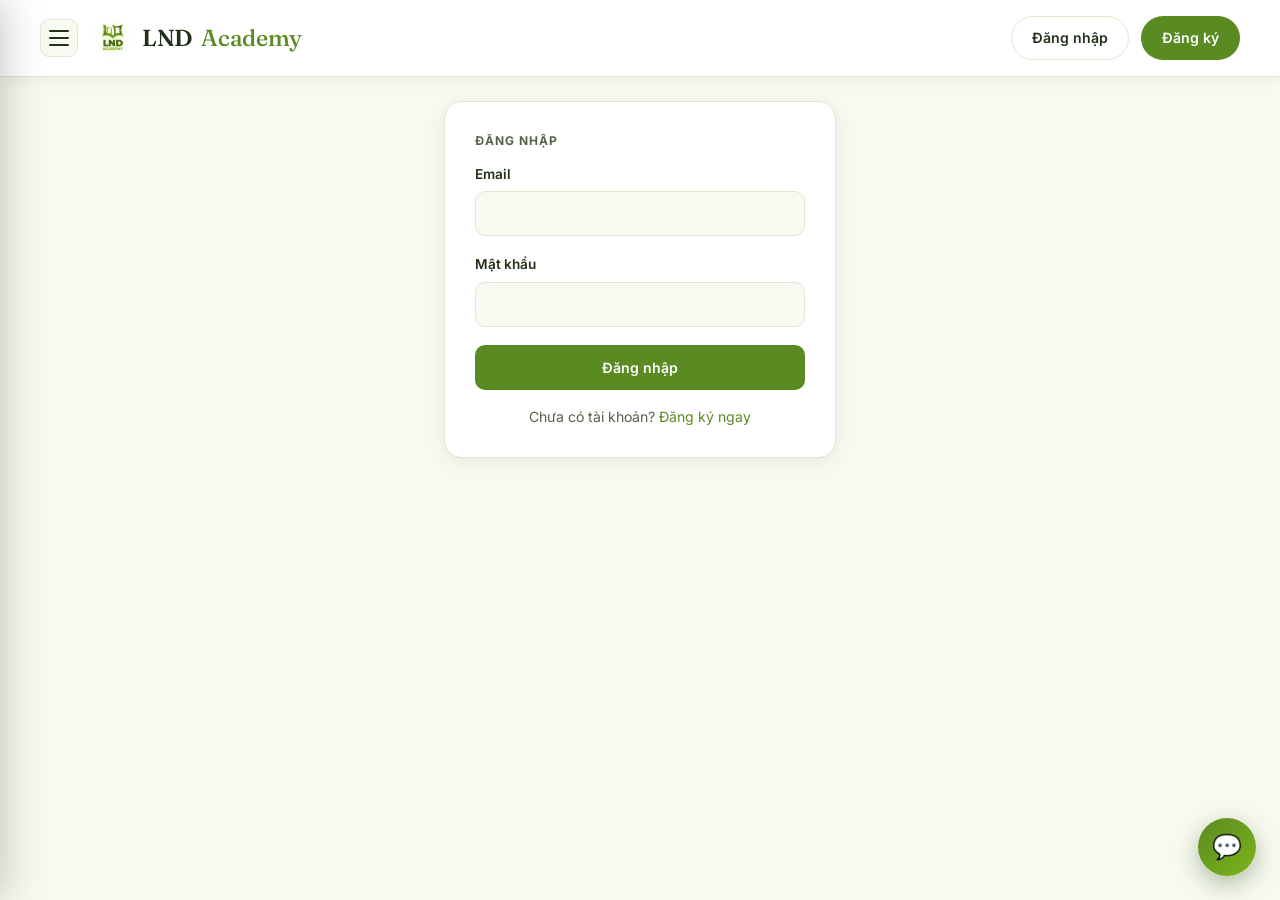
<file: login.html>
<!DOCTYPE html>
<html lang="vi">
<head>
<meta charset="UTF-8" />
<meta name="viewport" content="width=device-width, initial-scale=1.0"/>
<title>Đăng nhập – LND Academy</title>
<link href="https://fonts.googleapis.com/css2?family=Inter:wght@400;500;600;700&family=Fraunces:opsz,wght@9..144,500..700&display=swap" rel="stylesheet"/>
<link rel="stylesheet" href="style.css" />
</head>
<body>

<nav>
  <div class="nav-left">
    <button class="hamburger-btn" id="menuToggle" aria-label="Mở menu" onclick="toggleMenu()">
      <span></span><span></span><span></span>
    </button>
    <a class="logo logo-link" href="index.html"><img src="assets/logo.png" alt="LND Academy" class="logo-img"/>LND <span class="brand-sub">Academy</span></a>
  </div>
  <div class="nav-auth" id="navAuth"></div>
</nav>

<div class="menu-overlay" id="menuOverlay" onclick="closeMenu()"></div>
<aside class="side-menu" id="sideMenu">
  <button class="side-menu-close" onclick="closeMenu()">✕</button>
  <a href="index.html" class="side-menu-title" onclick="closeMenu()">🏠 Khám phá LND Academy</a>
  <a class="side-menu-item" href="grade.html" style="--d:0"><span class="icon">✍️</span><div><h4>Chấm bài Writing</h4><p>Chấm điểm IELTS Writing bằng AI</p></div></a>
  <a class="side-menu-item" href="documents.html?category=ielts" style="--d:1"><span class="icon">📘</span><div><h4>Tài liệu IELTS</h4><p>Đề mẫu và tài liệu ôn luyện</p></div></a>
  <a class="side-menu-item" href="documents.html?category=hsca" style="--d:2"><span class="icon">🏫</span><div><h4>Tài liệu HSCA</h4><p>Học liệu chương trình HSCA</p></div></a>
  <a class="side-menu-item" href="documents.html?category=thpt" style="--d:3"><span class="icon">🎓</span><div><h4>Ôn thi THPT</h4><p>Đề thi thử và tài liệu ôn tập</p></div></a>
  <a class="side-menu-item" href="practice-tests.html" style="--d:4"><span class="icon">🧩</span><div><h4>Luyện đề Reading/Listening</h4><p>Làm đề trắc nghiệm & trả lời ngắn</p></div></a>
  <a class="side-menu-item" href="dictation.html" style="--d:5"><span class="icon">🎧</span><div><h4>Dictation</h4><p>Nghe chép chính tả theo câu</p></div></a>
  <a class="side-menu-item" href="vocabulary.html" style="--d:6"><span class="icon">📚</span><div><h4>Từ vựng của tôi</h4><p>Thư mục từ vựng đã lưu & Flashcard</p></div></a>
  <a class="side-menu-item" href="history.html" style="--d:7"><span class="icon">📊</span><div><h4>Lịch sử làm bài</h4><p>Xem lại kết quả các lần luyện đề</p></div></a>
  <a class="side-menu-item teacher-or-admin-menu" href="exam-upload.html" style="--d:7;display:none;"><span class="icon">🛠️</span><div><h4>Tạo đề thi</h4><p>Nhập đề thi &amp; đáp án thủ công</p></div></a>
  <a class="side-menu-item admin-only-menu" href="dictation-upload.html" style="--d:8;display:none;"><span class="icon">🎬</span><div><h4>Tạo Dictation (Admin)</h4><p>Dán link YouTube, tự tách câu</p></div></a>
</aside>

<main class="narrow">
  <div class="card">
    <div class="card-label">Đăng nhập</div>
    <div class="error-msg" id="errorMsg"></div>
    <form id="loginForm">
      <label for="email">Email</label>
      <input type="email" id="email" required />

      <label for="password">Mật khẩu</label>
      <input type="password" id="password" required />

      <button type="submit" class="btn btn-primary btn-block" id="submitBtn">Đăng nhập</button>
    </form>
    <div class="form-footer">Chưa có tài khoản? <a href="register.html">Đăng ký ngay</a></div>
  </div>
</main>

<script src="auth.js"></script>
<script src="chat-widget.js"></script>
<script>
document.getElementById("loginForm").addEventListener("submit", async (e) => {
  e.preventDefault();
  const btn = document.getElementById("submitBtn");
  const errEl = document.getElementById("errorMsg");
  errEl.style.display = "none";
  btn.disabled = true;
  btn.textContent = "Đang đăng nhập...";

  try {
    const res = await fetch(API_URL + "/auth/login", {
      method: "POST",
      headers: { "Content-Type": "application/json" },
      body: JSON.stringify({
        email: document.getElementById("email").value.trim(),
        password: document.getElementById("password").value,
      }),
    });
    const data = await res.json();
    if (!res.ok) throw new Error(data.detail || "Đăng nhập thất bại");

    setSession(data.access_token, data.user, data.refresh_token, data.expires_at);
    window.location.href = "index.html";
  } catch (err) {
    errEl.textContent = err.message;
    errEl.style.display = "block";
    btn.disabled = false;
    btn.textContent = "Đăng nhập";
  }
});
</script>
</body>
</html>
</file>
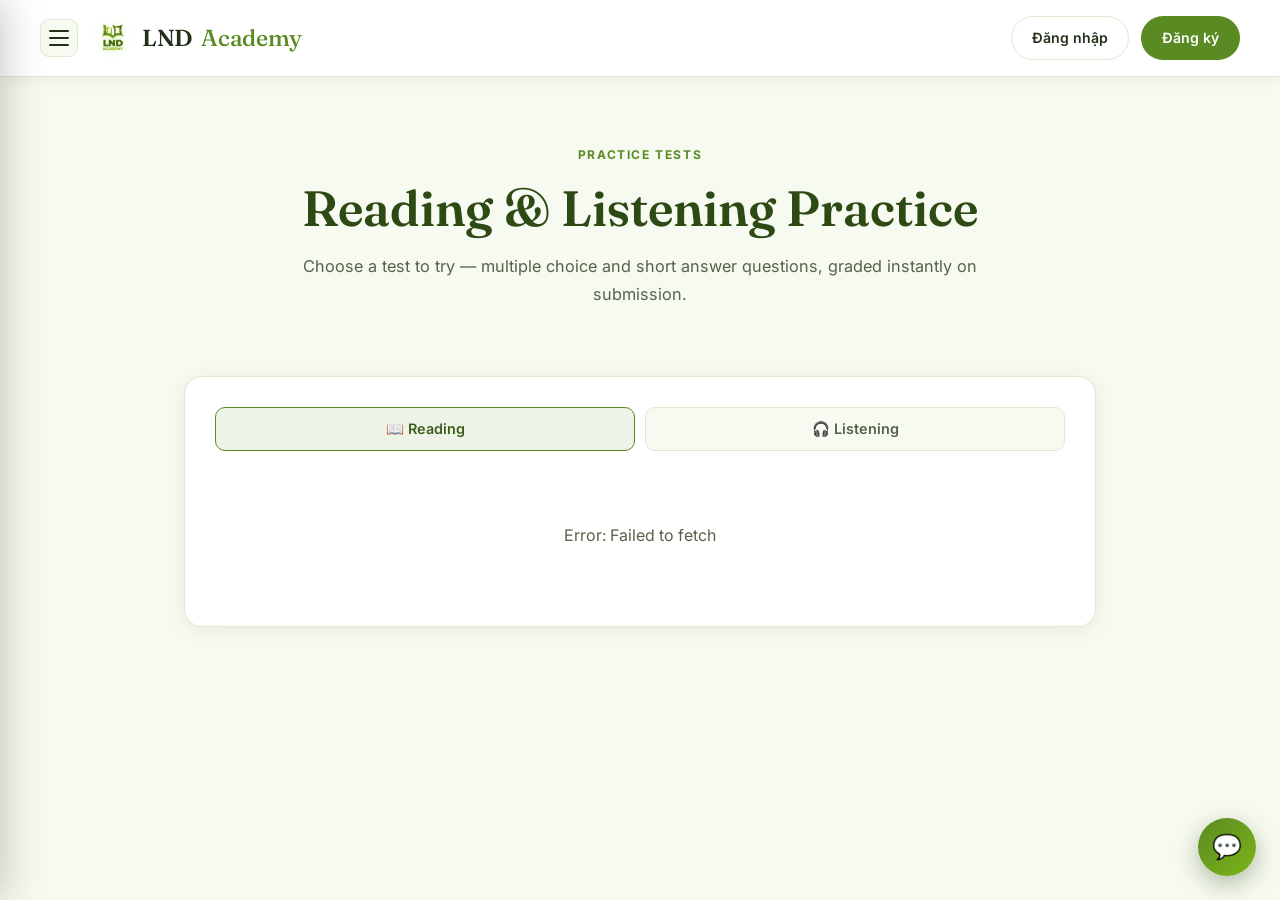
<file: practice-tests.html>
<!DOCTYPE html>
<html lang="vi">
<head>
<meta charset="UTF-8" />
<meta name="viewport" content="width=device-width, initial-scale=1.0"/>
<title>Reading/Listening Practice – LND Academy</title>
<link href="https://fonts.googleapis.com/css2?family=Inter:wght@400;500;600;700&family=Fraunces:opsz,wght@9..144,500..700&display=swap" rel="stylesheet"/>
<link rel="stylesheet" href="style.css" />
</head>
<body>

<nav>
  <div class="nav-left">
    <button class="hamburger-btn" id="menuToggle" aria-label="Mở menu" onclick="toggleMenu()">
      <span></span><span></span><span></span>
    </button>
    <a class="logo logo-link" href="index.html"><img src="assets/logo.png" alt="LND Academy" class="logo-img"/>LND <span class="brand-sub">Academy</span></a>
  </div>
  <div class="nav-auth" id="navAuth"></div>
</nav>

<div class="menu-overlay" id="menuOverlay" onclick="closeMenu()"></div>
<aside class="side-menu" id="sideMenu">
  <button class="side-menu-close" onclick="closeMenu()">✕</button>
  <a href="index.html" class="side-menu-title" onclick="closeMenu()">🏠 Khám phá LND Academy</a>
  <a class="side-menu-item" href="grade.html" style="--d:0"><span class="icon">✍️</span><div><h4>Chấm bài Writing</h4><p>Chấm điểm IELTS Writing bằng AI</p></div></a>
  <a class="side-menu-item" href="documents.html?category=ielts" style="--d:1"><span class="icon">📘</span><div><h4>Tài liệu IELTS</h4><p>Đề mẫu và tài liệu ôn luyện</p></div></a>
  <a class="side-menu-item" href="documents.html?category=hsca" style="--d:2"><span class="icon">🏫</span><div><h4>Tài liệu HSCA</h4><p>Học liệu chương trình HSCA</p></div></a>
  <a class="side-menu-item" href="documents.html?category=thpt" style="--d:3"><span class="icon">🎓</span><div><h4>Ôn thi THPT</h4><p>Đề thi thử và tài liệu ôn tập</p></div></a>
  <a class="side-menu-item" href="practice-tests.html" style="--d:4"><span class="icon">🧩</span><div><h4>Luyện đề Reading/Listening</h4><p>Làm đề trắc nghiệm & trả lời ngắn</p></div></a>
  <a class="side-menu-item" href="dictation.html" style="--d:5"><span class="icon">🎧</span><div><h4>Dictation</h4><p>Nghe chép chính tả theo câu</p></div></a>
  <a class="side-menu-item" href="vocabulary.html" style="--d:6"><span class="icon">📚</span><div><h4>Từ vựng của tôi</h4><p>Thư mục từ vựng đã lưu & Flashcard</p></div></a>
  <a class="side-menu-item" href="history.html" style="--d:7"><span class="icon">📊</span><div><h4>Lịch sử làm bài</h4><p>Xem lại kết quả các lần luyện đề</p></div></a>
  <a class="side-menu-item teacher-or-admin-menu" href="exam-upload.html" style="--d:7;display:none;"><span class="icon">🛠️</span><div><h4>Tạo đề thi</h4><p>Nhập đề thi &amp; đáp án thủ công</p></div></a>
  <a class="side-menu-item admin-only-menu" href="dictation-upload.html" style="--d:8;display:none;"><span class="icon">🎬</span><div><h4>Tạo Dictation (Admin)</h4><p>Dán link YouTube, tự tách câu</p></div></a>
</aside>

<div class="hero" id="pageHero">
  <div class="hero-tag">Practice Tests</div>
  <h1 id="pageTitle">Reading &amp; Listening Practice</h1>
  <p id="pageDesc">Choose a test to try — multiple choice and short answer questions, graded instantly on submission.</p>
</div>

<main id="mainEl">
  <!-- LIST VIEW -->
  <div id="listView">
    <div class="card">
      <div class="task-toggle">
        <button type="button" class="task-btn active" id="skillReadingBtn" onclick="setSkillFilter('reading')">📖 Reading</button>
        <button type="button" class="task-btn" id="skillListeningBtn" onclick="setSkillFilter('listening')">🎧 Listening</button>
      </div>
      <div class="doc-list" id="examList">
        <div class="empty-state">Loading test list...</div>
      </div>
    </div>
  </div>

  <!-- TAKE-EXAM VIEW -->
  <div id="takeView" style="display:none;">
    <button class="btn btn-ghost" style="margin-bottom:16px;" onclick="backToList()">← Back to list</button>

    <div id="examTopbarWrap">
      <div class="exam-topbar">
        <div>
          <div class="exam-title" id="examTitleText">Exam</div>
          <div class="exam-subtitle" id="examSubtitleText"></div>
        </div>
        <div style="display:flex;align-items:center;gap:14px;">
          <div class="exam-timer" id="examTimer" style="display:none;">⏱ <span id="examTimerText">--:--</span></div>
          <div id="audioControl" style="display:none;">
            <button class="btn btn-primary" id="playAudioBtn" onclick="playAudioOnce()">▶ Listen (once)</button>
          </div>
        </div>
      </div>
      <p id="audioStatusText" class="exam-audio-status"></p>
      <audio id="examAudioEl" style="display:none;"></audio>

      <div class="part-tabs" id="partTabs" style="display:none;"></div>

      <div class="exam-part-header">
        
        <span id="passageLabel" style="color:var(--ink-soft);font-size:0.85rem;"></span>
      </div>
    </div>

    <div class="split-container" id="splitContainer">
      <div class="split-pane split-left" id="splitLeft">
        <div class="card" id="passageCard" style="height:100%;margin-bottom:0;overflow-y:auto;">
          <div id="passageRendered" class="passage-rendered"></div>
          <div id="keyVocabContainer" style="display:none;"></div>
        </div>
      </div>
      <div class="split-divider" id="splitDivider" title="Drag to resize"></div>
      <div class="split-pane split-right" id="splitRight">
        <div id="questionsArea"></div>
      </div>
    </div>

    <div class="error-msg" id="submitError"></div>

    <!-- RESULTS REPORT PAGE (replaces the exam-taking UI after submission) -->
    <div id="resultView" style="display:none;">
      <div class="report-header">
        <div class="report-score-block">
          <div class="band-label">Correct Answers</div>
          <div class="band-score" id="scoreText" style="font-size:3.2rem;">0/0</div>
        </div>
        <div class="report-band-block" id="reportBandBlock">
          <div class="band-label">Band Score</div>
          <div class="band-score-big" id="bandScoreText">0.0</div>
          <div class="band-score-note">Converted using the official IELTS band scale (40 questions)</div>
        </div>
      </div>

      <div id="sectionBreakdown"></div>

      <div class="card">
        <div class="card-label">Overview — click a question to see details</div>
        <div class="result-grid" id="resultGrid"></div>
      </div>

      <div class="card">
        <div class="card-label">Review incorrect answers</div>
        <div id="resultMistakes"></div>
      </div>

      <div class="card" id="resultTranscriptCard" style="display:none;">
        <div class="card-label" style="cursor:pointer;" onclick="toggleTranscript()">📄 View Transcript (click to open/close)</div>
        <div id="resultTranscriptBody" style="display:none;white-space:pre-line;line-height:1.8;color:var(--ink);"></div>
        <div id="resultKeyVocabContainer" style="display:none;"></div>
      </div>

      <button class="btn btn-ghost btn-block" onclick="backToList()">← Back to test list</button>
    </div>

    <div class="exam-navbar" id="examNavbar">
      <button type="button" class="nav-collapse-btn" id="navCollapseBtn" onclick="toggleNavPills()" title="Show/hide question list">▾</button>
      <div class="exam-navbar-pills" id="examNavPills"></div>
      <button class="exam-submit-btn" id="submitBtn" onclick="submitExam()" title="Submit">✓</button>
    </div>
  </div>
</main>

<div class="modal-overlay" id="modeModal">
  <div class="modal">
    <div class="modal-header">
      <h3>Choose your mode</h3>
      <button class="modal-close" onclick="closeModeModal()">✕</button>
    </div>
    <div class="time-option-list">
      <label class="time-option">
        <input type="radio" name="modeChoice" value="test" checked />
        <div><strong>📝 Test Mode</strong><p>No support tools (dictionary, highlight...) — matches real exam conditions.</p></div>
      </label>
      <label class="time-option">
        <input type="radio" name="modeChoice" value="practice" />
        <div><strong>📖 Practice Mode</strong><p>Full support tools available while you work.</p></div>
      </label>
    </div>
    <button class="btn btn-primary btn-block" onclick="confirmModeChoice()">Continue →</button>
  </div>
</div>

<div class="modal-overlay" id="timerModal">
  <div class="modal">
    <div class="modal-header">
      <h3>Choose your time limit</h3>
      <button class="modal-close" onclick="closeTimerModal()">✕</button>
    </div>
    <div class="time-option-list">
      <label class="time-option">
        <input type="radio" name="timeChoice" value="unlimited" checked />
        <div><strong>Unlimited</strong><p>No time limit, take your time</p></div>
      </label>
      <label class="time-option">
        <input type="radio" name="timeChoice" value="extended" />
        <div><strong>Extended (+20%)</strong><p>72 minutes — extra time compared to the real test</p></div>
      </label>
      <label class="time-option">
        <input type="radio" name="timeChoice" value="standard" />
        <div><strong>Standard</strong><p>60 minutes — same as the real test</p></div>
      </label>
      <label class="time-option">
        <input type="radio" name="timeChoice" value="hardcore" />
        <div><strong>Hardcore</strong><p>50 minutes — speed training, stricter than the real test</p></div>
      </label>
    </div>
    <button class="btn btn-primary btn-block" onclick="confirmTimerChoice()">Start the test →</button>
  </div>
</div>

<script src="auth.js"></script>
<script src="chat-widget.js"></script>
<script src="lookup-tool.js"></script>
<script src="key-vocab.js"></script>
<script>
let skillFilter = "reading";
let currentExamId = null;
let currentQuestions = [];
let currentExam = null;
let currentGroups = [];
let currentExamMode = "test"; // "test" | "practice" - dung de an/hien cong cu ho tro (tu dien, highlight) sau nay
let currentParts = [];
let activePartId = null;
let lastFocusedBlank = null;
let audioHasPlayed = false; // dung khi KHONG co Parts (audio muc exam)
let playedPartAudio = new Set(); // dung khi CO Parts (moi part 1 lan)
let answers = {};
let flaggedQuestions = new Set();
let pendingExamId = null;
let timerInterval = null;
let examEndTime = null; // timestamp (ms) luc het gio, null neu unlimited

function setSkillFilter(s) {
  skillFilter = s;
  document.getElementById("skillReadingBtn").classList.toggle("active", s === "reading");
  document.getElementById("skillListeningBtn").classList.toggle("active", s === "listening");
  loadExamList();
}

async function loadExamList() {
  const listEl = document.getElementById("examList");
  listEl.innerHTML = '<div class="empty-state">Loading test list...</div>';
  try {
    const res = await fetch(API_URL + "/exams?skill=" + skillFilter);
    const exams = await res.json();
    if (!res.ok) throw new Error("Could not load the list");

    if (!exams.length) {
      listEl.innerHTML = '<div class="empty-state">No tests available in this category yet.</div>';
      return;
    }

    listEl.innerHTML = exams.map(e => `
      <div class="doc-item">
        <div class="doc-info">
          <h4>${escapeHtml(e.title)}</h4>
          <div class="doc-meta"><span class="doc-tag">${e.skill === "reading" ? "Reading" : "Listening"}</span> <span class="doc-tag" style="background:var(--paper);color:var(--ink-soft);">${e.is_full_test === false ? "Practice Section" : "Full Test"}</span></div>
        </div>
        <div class="doc-actions">
          <button class="btn btn-primary" onclick="openTimerModal('${e.id}')">Start</button>
        </div>
      </div>
    `).join("");
  } catch (e) {
    listEl.innerHTML = '<div class="empty-state">Error: ' + escapeHtml(e.message) + '</div>';
  }
}

// ---------- Buoc 1: chon thoi gian lam bai ----------
let pendingExamMode = "test";

function openTimerModal(examId) {
  pendingExamId = examId;
  document.getElementById("modeModal").classList.add("open");
}
function closeModeModal() {
  document.getElementById("modeModal").classList.remove("open");
  pendingExamId = null;
}
function confirmModeChoice() {
  pendingExamMode = document.querySelector('input[name="modeChoice"]:checked').value;
  document.getElementById("modeModal").classList.remove("open");
  document.getElementById("timerModal").classList.add("open");
}
function closeTimerModal() {
  document.getElementById("timerModal").classList.remove("open");
  pendingExamId = null;
}
function confirmTimerChoice() {
  const choice = document.querySelector('input[name="timeChoice"]:checked').value;
  const durationMap = { unlimited: null, extended: 72 * 60, standard: 60 * 60, hardcore: 50 * 60 };
  const seconds = durationMap[choice];
  const examId = pendingExamId;
  const mode = pendingExamMode;
  document.getElementById("timerModal").classList.remove("open");
  pendingExamId = null;
  openExam(examId, seconds, mode);
}

// ---------- Buoc 2: mo de thi va bat dau lam ----------
async function openExam(examId, durationSeconds, mode) {
  currentExamMode = mode || "test";
  window.LND_DISABLE_LOOKUP_TOOL = (currentExamMode !== "practice");
  currentExamId = examId;
  try {
    const res = await fetch(API_URL + "/exams/" + examId);
    const data = await res.json();
    if (!res.ok) throw new Error(data.detail || "Could not load the test");

    currentExam = data.exam;
    currentQuestions = data.questions.sort((a, b) => a.question_number - b.question_number);
    currentGroups = (data.groups || []).sort((a, b) => a.order_index - b.order_index);
    currentParts = (data.parts || []).sort((a, b) => a.order_index - b.order_index);
    activePartId = currentParts.length ? currentParts[0].id : null;

    audioHasPlayed = false;
    playedPartAudio = new Set();
    answers = {};
    flaggedQuestions = new Set();

    document.getElementById("examTitleText").textContent = currentExam.title;
    document.getElementById("examSubtitleText").textContent =
      currentExam.skill === "reading" ? "Read and answer the questions" : "Listen and answer the questions";

    renderPartTabs();
    renderActivePart();
    renderNavPills();

    document.getElementById("resultView").style.display = "none";
    document.getElementById("splitContainer").style.display = "flex";
    document.getElementById("examTopbarWrap").style.display = "block";
    document.getElementById("examNavbar").style.display = "flex";
    document.getElementById("listView").style.display = "none";
    document.getElementById("takeView").style.display = "block";
    document.getElementById("pageHero").style.display = "none";
    document.getElementById("mainEl").classList.add("exam-mode");

    startTimer(durationSeconds);
    window.scrollTo(0, 0);
  } catch (e) {
    alert(e.message);
  }
}

// ---------- Dong ho dem nguoc ----------
function startTimer(durationSeconds) {
  clearInterval(timerInterval);
  const timerEl = document.getElementById("examTimer");
  const timerText = document.getElementById("examTimerText");

  if (!durationSeconds) {
    timerEl.style.display = "none";
    examEndTime = null;
    return;
  }
  timerEl.style.display = "flex";
  examEndTime = Date.now() + durationSeconds * 1000;

  function tick() {
    const remainMs = examEndTime - Date.now();
    if (remainMs <= 0) {
      timerText.textContent = "00:00";
      clearInterval(timerInterval);
      alert("Time is up! Your test will be submitted automatically.");
      submitExam();
      return;
    }
    const totalSec = Math.floor(remainMs / 1000);
    const m = Math.floor(totalSec / 60).toString().padStart(2, "0");
    const s = (totalSec % 60).toString().padStart(2, "0");
    timerText.textContent = `${m}:${s}`;
    timerEl.classList.toggle("timer-warning", totalSec <= 300);
  }
  tick();
  timerInterval = setInterval(tick, 1000);
}

// ---------- Parts (Part 1/2/3) ----------
function renderPartTabs() {
  const wrap = document.getElementById("partTabs");
  if (!currentParts.length) {
    wrap.style.display = "none";
    return;
  }
  wrap.style.display = "flex";
  wrap.innerHTML = currentParts.map(p => {
    const partQs = currentQuestions.filter(q => q.part_id === p.id);
    const answeredCount = partQs.filter(q => answers[q.id] && answers[q.id].trim()).length;
    return `
      <button type="button" class="part-tab ${p.id === activePartId ? "active" : ""}" onclick="switchPart('${p.id}')">
        ${escapeHtml(p.title || "Part " + p.part_number)}
        <span class="part-tab-progress">${answeredCount} of ${partQs.length}</span>
      </button>
    `;
  }).join("");
}

function switchPart(partId) {
  activePartId = partId;
  renderPartTabs();
  renderActivePart();
  renderNavPills();
  window.scrollTo({ top: document.getElementById("partTabs").offsetTop - 80, behavior: "smooth" });
}

function renderActivePart() {
  let passageSource = "", audioSource = "", groupsSource = [], questionsSource = [];

  if (currentParts.length && activePartId) {
    const part = currentParts.find(p => p.id === activePartId);
    passageSource = (part && part.passage_text) || "";
    audioSource = (part && part.audio_url) || "";
    groupsSource = currentGroups.filter(g => g.part_id === activePartId);
    questionsSource = currentQuestions.filter(q => q.part_id === activePartId);
  } else {
    passageSource = currentExam.passage_text || "";
    audioSource = currentExam.audio_url || "";
    groupsSource = currentGroups.filter(g => !g.part_id);
    questionsSource = currentQuestions.filter(q => !q.part_id || !currentParts.length);
  }

  const audioControl = document.getElementById("audioControl");
  const audioKey = activePartId || "exam";
  const alreadyPlayed = currentParts.length ? playedPartAudio.has(audioKey) : audioHasPlayed;

  if (currentExam.skill === "listening") {
    audioControl.style.display = "block";
    document.getElementById("playAudioBtn").disabled = alreadyPlayed;
    document.getElementById("playAudioBtn").textContent = alreadyPlayed ? "✓ Played" : "▶ Listen (once)";
    document.getElementById("audioStatusText").textContent = alreadyPlayed ? "Already played — cannot replay." : "";
    document.getElementById("passageLabel").textContent = "(Transcript will appear after submission)";
    const audioEl = document.getElementById("examAudioEl");
    audioEl.src = audioSource || "";
    audioEl.onended = () => {
      playedPartAudio.add(audioKey);
      audioHasPlayed = true;
      document.getElementById("audioStatusText").textContent = "Already played — cannot replay.";
      document.getElementById("playAudioBtn").disabled = true;
      document.getElementById("playAudioBtn").textContent = "✓ Played";
    };
  } else {
    audioControl.style.display = "none";
    document.getElementById("audioStatusText").textContent = "";
    document.getElementById("passageLabel").textContent = "";
  }

  renderPassageAndQuestions(passageSource, groupsSource, questionsSource);
}

function playAudioOnce() {
  const audioKey = activePartId || "exam";
  if (currentParts.length ? playedPartAudio.has(audioKey) : audioHasPlayed) return;
  const audioEl = document.getElementById("examAudioEl");
  if (!audioEl.src) {
    document.getElementById("audioStatusText").textContent = "No audio file for this part yet.";
    return;
  }
  document.getElementById("playAudioBtn").disabled = true;
  document.getElementById("playAudioBtn").textContent = "🔊 Playing...";
  document.getElementById("audioStatusText").textContent = "Now playing — listen carefully, it will not replay.";
  audioEl.play();
}

function inputChanged(qid, value) {
  answers[qid] = value;
  updateNavPillState(qid);
  renderPartTabs();
}

function toggleFlag(qid) {
  if (flaggedQuestions.has(qid)) flaggedQuestions.delete(qid);
  else flaggedQuestions.add(qid);
  updateNavPillState(qid);
  const btn = document.getElementById("flagbtn_" + qid);
  if (btn) btn.classList.toggle("flagged", flaggedQuestions.has(qid));
}

function renderPassageAndQuestions(rawPassage, groupsSource, questionsSource) {
  const numToQ = {};
  questionsSource.forEach(q => { numToQ[q.question_number] = q; });

  const embeddedNums = new Set();
  let passageHtml = "";
  const isReading = currentExam.skill === "reading";
  if (isReading && rawPassage) {
    const parts = rawPassage.split(/(\[\[\d+\]\])/g);
    passageHtml = parts.map(part => {
      const m = part.match(/^\[\[(\d+)\]\]$/);
      if (m) {
        const num = parseInt(m[1], 10);
        const q = numToQ[num];
        if (q) {
          embeddedNums.add(num);
          return `<input type="text" class="inline-blank" data-qnum="${num}" placeholder="${num}" oninput="inputChanged('${q.id}', this.value)" onfocus="setLastBlank(this)" />`;
        }
      }
      return part; // KHONG escape - day la HTML that tu rich-text editor cua admin (co the chua the <p>, <b>...)
    }).join("");
  } else if (!isReading) {
    passageHtml = '<p style="color:var(--ink-soft);text-align:center;padding:40px 20px;">🎧 Listen carefully using the "Listen (once)" button above.<br/>The transcript will appear here after you submit.</p>';
  }
  document.getElementById("passageCard").style.display = (isReading || !isReading) ? "block" : "none";
  document.getElementById("passageRendered").innerHTML = passageHtml;

  const kvContainer = document.getElementById("keyVocabContainer");
  if (isReading && rawPassage && window.renderKeyVocab) {
    const sourceId = activePartId || currentExam.id;
    renderKeyVocab("keyVocabContainer", "reading_passage", sourceId, rawPassage);
  } else {
    kvContainer.style.display = "none";
    kvContainer.innerHTML = "";
  }

  const groupsHtml = groupsSource.map(g => {
    const blockHtml = renderGroupBlock(g, numToQ, embeddedNums);
    // Cau hoi thuoc nhom nay nhung KHONG duoc nhung qua [[N]] trong huong dan
    // -> phai hien ngay duoi khoi huong dan cua DUNG nhom do, khong doi den cuoi
    const memberQuestions = questionsSource.filter(q => q.group_id === g.id && !embeddedNums.has(q.question_number));
    const memberGroups = groupStandaloneQuestions(memberQuestions);
    return blockHtml + memberGroups.map(renderGroup).join("");
  }).join("");

  // Chi nhung cau THAT SU khong thuoc nhom nao (khong co group_id) moi roi vao day
  const standalone = questionsSource.filter(q => !q.group_id && !embeddedNums.has(q.question_number));
  const stGroups = groupStandaloneQuestions(standalone);
  document.getElementById("questionsArea").innerHTML = groupsHtml + stGroups.map(renderGroup).join("");
}

function renderGroupBlock(g, numToQ, embeddedNums) {
  const rawInstr = g.instructions_html || "";
  const parts = rawInstr.split(/(\[\[\d+\]\])/g);
  const html = parts.map(part => {
    const m = part.match(/^\[\[(\d+)\]\]$/);
    if (m) {
      const num = parseInt(m[1], 10);
      const q = numToQ[num];
      if (q) {
        embeddedNums.add(num);
        return `<input type="text" class="inline-blank" data-qnum="${num}" placeholder="${num}" oninput="inputChanged('${q.id}', this.value)" onfocus="setLastBlank(this)" />`;
      }
    }
    return part;
  }).join("");

  const wordBankHtml = (g.word_bank && g.word_bank.length) ? `
    <div class="word-bank">
      ${g.word_bank.map(w => `<button type="button" class="word-chip" onclick="fillLastBlank(${JSON.stringify(w)})">${escapeHtml(w)}</button>`).join("")}
    </div>
  ` : "";

  return `
    <div class="card group-block">
      <div class="card-label">${escapeHtml(g.label || "")}</div>
      <div class="group-instructions">${html}</div>
      ${wordBankHtml}
    </div>
  `;
}

function setLastBlank(el) { lastFocusedBlank = el; }
function fillLastBlank(word) {
  if (!lastFocusedBlank) return;
  lastFocusedBlank.value = word;
  lastFocusedBlank.dispatchEvent(new Event("input", { bubbles: true }));
}

function groupStandaloneQuestions(qs) {
  const groups = [];
  let i = 0;
  while (i < qs.length) {
    const q = qs[i];
    if (q.question_type === "mcq" && q.options && q.options.length) {
      const key = JSON.stringify(q.options);
      let j = i + 1;
      while (j < qs.length && qs[j].question_type === "mcq" && JSON.stringify(qs[j].options || []) === key) {
        j++;
      }
      if (j - i > 1) {
        groups.push({ type: "matching_table", questions: qs.slice(i, j), options: q.options });
        i = j;
        continue;
      }
    }
    groups.push({ type: "single", question: q });
    i++;
  }
  return groups;
}

function flagButtonHtml(qid) {
  const isFlagged = flaggedQuestions.has(qid);
  return `<button type="button" id="flagbtn_${qid}" class="flag-btn ${isFlagged ? "flagged" : ""}" onclick="toggleFlag('${qid}')" title="Flag for review">🚩</button>`;
}

function renderGroup(g) {
  if (g.type === "matching_table") {
    const qs = g.questions;
    const opts = g.options;
    const first = qs[0].question_number, last = qs[qs.length - 1].question_number;
    return `
      <div class="card matching-table-card" id="qcard_group_${first}_${last}">
        
        <div class="matching-table-wrap">
          <table class="matching-table">
            <thead><tr><th></th>${opts.map(o => `<th>${escapeHtml(o)}</th>`).join("")}<th></th></tr></thead>
            <tbody>
              ${qs.map(q => `
                <tr id="qcard_${q.id}">
                  <td class="mt-qtext"><span class="q-number-badge">${q.question_number}</span> ${escapeHtml(q.question_text)}</td>
                  ${opts.map(o => `<td class="mt-radio-cell"><input type="radio" name="q_${q.id}" value="${escapeHtml(o)}" onchange="inputChanged('${q.id}', this.value)" /></td>`).join("")}
                  <td>${flagButtonHtml(q.id)}</td>
                </tr>
              `).join("")}
            </tbody>
          </table>
        </div>
      </div>
    `;
  }

  const q = g.question;
  return `
    <div class="card exam-question-card" id="qcard_${q.id}">
      <div class="q-header">
        <span class="q-number-badge">${q.question_number}</span>
        <p class="q-text">${escapeHtml(q.question_text)}</p>
        ${flagButtonHtml(q.id)}
      </div>
      ${q.question_type === "mcq" ? `
        <div>
          ${(q.options || []).map(opt => `
            <label class="q-option">
              <input type="radio" name="q_${q.id}" value="${escapeHtml(opt)}" onchange="inputChanged('${q.id}', this.value)" />
              <span>${escapeHtml(opt)}</span>
            </label>
          `).join("")}
        </div>
      ` : `
        <input type="text" class="q-short-answer" placeholder="Type your answer here" oninput="inputChanged('${q.id}', this.value)" />
      `}
    </div>
  `;
}

function toggleNavPills() {
  const navbar = document.getElementById("examNavbar");
  const wrap = document.getElementById("examNavPills");
  const btn = document.getElementById("navCollapseBtn");
  const collapsed = navbar.classList.toggle("pills-collapsed");
  wrap.classList.toggle("collapsed", collapsed);
  btn.textContent = collapsed ? "▸" : "▾";
  btn.title = collapsed ? "Show question list" : "Hide question list";
}

function renderNavPills() {
  const wrap = document.getElementById("examNavPills");
  wrap.innerHTML = currentQuestions.map(q => `
    <button type="button" class="nav-pill" id="pill_${q.id}" onclick="scrollToQuestion('${q.id}', ${q.question_number}, ${q.part_id ? `'${q.part_id}'` : "null"})">${q.question_number}</button>
  `).join("");
  currentQuestions.forEach(q => updateNavPillState(q.id));
}

function updateNavPillState(qid) {
  const pill = document.getElementById("pill_" + qid);
  if (!pill) return;
  pill.classList.toggle("answered", !!(answers[qid] && answers[qid].trim()));
  pill.classList.toggle("flagged", flaggedQuestions.has(qid));
}

function scrollToQuestion(qid, qnum, partId) {
  if (currentParts.length && partId && partId !== activePartId) {
    switchPart(partId);
  }
  setTimeout(() => {
    const inlineBlank = document.querySelector(`.inline-blank[data-qnum="${qnum}"]`);
    const card = document.getElementById("qcard_" + qid);
    const target = inlineBlank || card;
    if (target) {
      target.scrollIntoView({ behavior: "smooth", block: "center" });
      if (inlineBlank) inlineBlank.focus();
    }
  }, currentParts.length ? 120 : 0);
}

async function submitExam() {
  clearInterval(timerInterval);
  const errEl = document.getElementById("submitError");
  errEl.style.display = "none";
  const btn = document.getElementById("submitBtn");
  btn.disabled = true;

  try {
    const res = await fetch(API_URL + "/exams/" + currentExamId + "/submit", {
      method: "POST",
      headers: { "Content-Type": "application/json", ...(await authHeaderAsync()) },
      body: JSON.stringify({ answers }),
    });
    const data = await res.json();
    if (!res.ok) throw new Error(data.detail || "Submission failed");

    showResult(data);
  } catch (e) {
    errEl.textContent = e.message;
    errEl.style.display = "block";
  } finally {
    btn.disabled = false;
  }
}

// Bang quy doi CHINH XAC (Correct answers -> Band score), dung chung cho ca Reading Academic va Listening
const IELTS_BAND_TABLE = [
  [39, 9.0], [37, 8.5], [35, 8.0], [33, 7.5], [30, 7.0], [27, 6.5], [23, 6.0],
  [20, 5.5], [16, 5.0], [13, 4.5], [10, 4.0], [7, 3.5], [5, 3.0], [3, 2.5],
];

function computeBandScore(score, total) {
  if (total !== 40) return null; // chi tinh band khi de dung 40 cau, khong doan/quy doi
  for (const [minCorrect, band] of IELTS_BAND_TABLE) {
    if (score >= minCorrect) return band;
  }
  return null; // duoi 3 cau dung: khong co trong bang chinh thuc
}

function showResult(data) {
  document.getElementById("scoreText").textContent = `${data.score}/${data.total}`;

  const isFullTest = currentExam.is_full_test !== false;
  const bandBlockWrap = document.getElementById("reportBandBlock");
  if (!isFullTest) {
    bandBlockWrap.style.display = "none";
  } else {
    bandBlockWrap.style.display = "block";
    const band = computeBandScore(data.score, data.total);
    const bandBlock = document.getElementById("bandScoreText");
    const bandNote = document.querySelector(".band-score-note");
    if (band === null) {
      bandBlock.textContent = "—";
      bandNote.textContent = data.total === 40
        ? "Fewer than 3 correct answers — no corresponding band in the official scale"
        : `This test has ${data.total} questions (not 40), so an exact band score cannot be calculated`;
    } else {
      bandBlock.textContent = band.toFixed(1);
      bandNote.textContent = "Converted using the official IELTS band scale (40 questions)";
    }
  }

  const breakdown = data.section_breakdown || [];
  const breakdownHtml = breakdown.length > 1 ? `
    <div class="section-breakdown">
      ${breakdown.map(s => `
        <div class="section-breakdown-item">
          <span>${escapeHtml(s.label)}</span>
          <strong>${s.correct}/${s.total}</strong>
        </div>
      `).join("")}
    </div>
  ` : "";
  document.getElementById("sectionBreakdown").innerHTML = breakdownHtml;

  // Bang tong quan: moi cau la 1 o vuong, xanh = dung, do = sai, bam vao nhay toi chi tiet
  document.getElementById("resultGrid").innerHTML = data.results.map(r => `
    <button type="button" class="result-cell ${r.is_correct ? "correct" : "incorrect"}"
            onclick="${r.is_correct ? "" : `scrollToMistake('${r.question_id}')`}"
            title="Question ${r.question_number}${r.is_correct ? " — correct" : " — incorrect, click for details"}">
      ${r.question_number}
    </button>
  `).join("");

  // Chi tiet cac cau sai
  const mistakes = data.results.filter(r => !r.is_correct);
  const mistakesWrap = document.getElementById("resultMistakes");
  if (!mistakes.length) {
    mistakesWrap.innerHTML = '<p style="color:var(--green-700);text-align:center;padding:24px;font-weight:600;">🎉 No mistakes at all!</p>';
  } else {
    mistakesWrap.innerHTML = mistakes.map(r => `
      <div class="mistake-card" id="mistake_${r.question_id}">
        <div class="criterion-header">
          <span class="criterion-name">Question ${r.question_number}${r.section_label ? " · " + escapeHtml(r.section_label) : ""}</span>
          <span style="font-size:1.1rem;">❌</span>
        </div>
        <p style="margin:8px 0 12px;color:var(--ink);">${escapeHtml(r.question_text || "")}</p>
        <div class="answer-compare">
          <div class="your-answer-wrong">${escapeHtml(r.your_answer || "(left blank)")}</div>
          <span class="answer-arrow">→</span>
          <div class="correct-answer-box">${escapeHtml(r.correct_answer)}</div>
        </div>
        ${r.explanation ? `
          <button class="btn btn-ghost explain-toggle" onclick="toggleExplanation('${r.question_id}')" style="margin-top:12px;font-size:0.8rem;padding:6px 14px;">
            💡 View explanation
          </button>
          <div class="explanation-box" id="explain_${r.question_id}" style="display:none;">${escapeHtml(r.explanation)}</div>
        ` : ""}
      </div>
    `).join("");
  }

  if (currentExam.skill === "listening") {
    document.getElementById("resultTranscriptCard").style.display = "block";
    const fullTranscript = currentParts.length
      ? currentParts.map(p => `--- ${p.title || "Part " + p.part_number} ---\n${p.passage_text || ""}`).join("\n\n")
      : (currentExam.passage_text || "(No transcript available)");
    document.getElementById("resultTranscriptBody").textContent = fullTranscript;
    if (window.renderKeyVocab) {
      renderKeyVocab("resultKeyVocabContainer", "listening_transcript", currentExam.id, fullTranscript);
    }
  } else {
    document.getElementById("resultTranscriptCard").style.display = "none";
  }

  document.getElementById("examTopbarWrap").style.display = "none";
  document.getElementById("splitContainer").style.display = "none";
  document.getElementById("examNavbar").style.display = "none";
  document.getElementById("resultView").style.display = "block";
  document.getElementById("resultView").scrollIntoView({ behavior: "smooth" });
}

function toggleTranscript() {
  const body = document.getElementById("resultTranscriptBody");
  body.style.display = body.style.display === "none" ? "block" : "none";
}

function scrollToMistake(qid) {
  const el = document.getElementById("mistake_" + qid);
  if (el) {
    el.scrollIntoView({ behavior: "smooth", block: "center" });
    el.classList.add("mistake-highlight");
    setTimeout(() => el.classList.remove("mistake-highlight"), 1200);
  }
}

function toggleExplanation(qid) {
  const box = document.getElementById("explain_" + qid);
  if (!box) return;
  box.style.display = box.style.display === "none" ? "block" : "none";
}

function backToList() {
  clearInterval(timerInterval);
  const audioEl = document.getElementById("examAudioEl");
  audioEl.pause();
  audioEl.src = "";
  document.getElementById("takeView").style.display = "none";
  document.getElementById("listView").style.display = "block";
  document.getElementById("pageHero").style.display = "block";
  document.getElementById("mainEl").classList.remove("exam-mode");
  window.scrollTo(0, 0);
}

// ---------- Split-pane drag resize ----------
(function initSplitDrag() {
  const container = document.getElementById("splitContainer");
  const divider = document.getElementById("splitDivider");
  const leftPane = document.getElementById("splitLeft");
  if (!container || !divider || !leftPane) return;

  let dragging = false;

  function setRatio(clientX) {
    const rect = container.getBoundingClientRect();
    let pct = ((clientX - rect.left) / rect.width) * 100;
    pct = Math.max(20, Math.min(80, pct));
    leftPane.style.flex = `0 0 ${pct}%`;
  }

  function startDrag(clientX) {
    dragging = true;
    divider.classList.add("dragging");
    document.body.classList.add("split-dragging");
    setRatio(clientX);
  }
  function moveDrag(clientX) {
    if (!dragging) return;
    setRatio(clientX);
  }
  function endDrag() {
    dragging = false;
    divider.classList.remove("dragging");
    document.body.classList.remove("split-dragging");
  }

  divider.addEventListener("mousedown", (e) => { e.preventDefault(); startDrag(e.clientX); });
  window.addEventListener("mousemove", (e) => moveDrag(e.clientX));
  window.addEventListener("mouseup", endDrag);

  divider.addEventListener("touchstart", (e) => startDrag(e.touches[0].clientX), { passive: true });
  window.addEventListener("touchmove", (e) => { if (dragging) moveDrag(e.touches[0].clientX); }, { passive: true });
  window.addEventListener("touchend", endDrag);
})();

loadExamList();
</script>
</body>
</html>
</file>
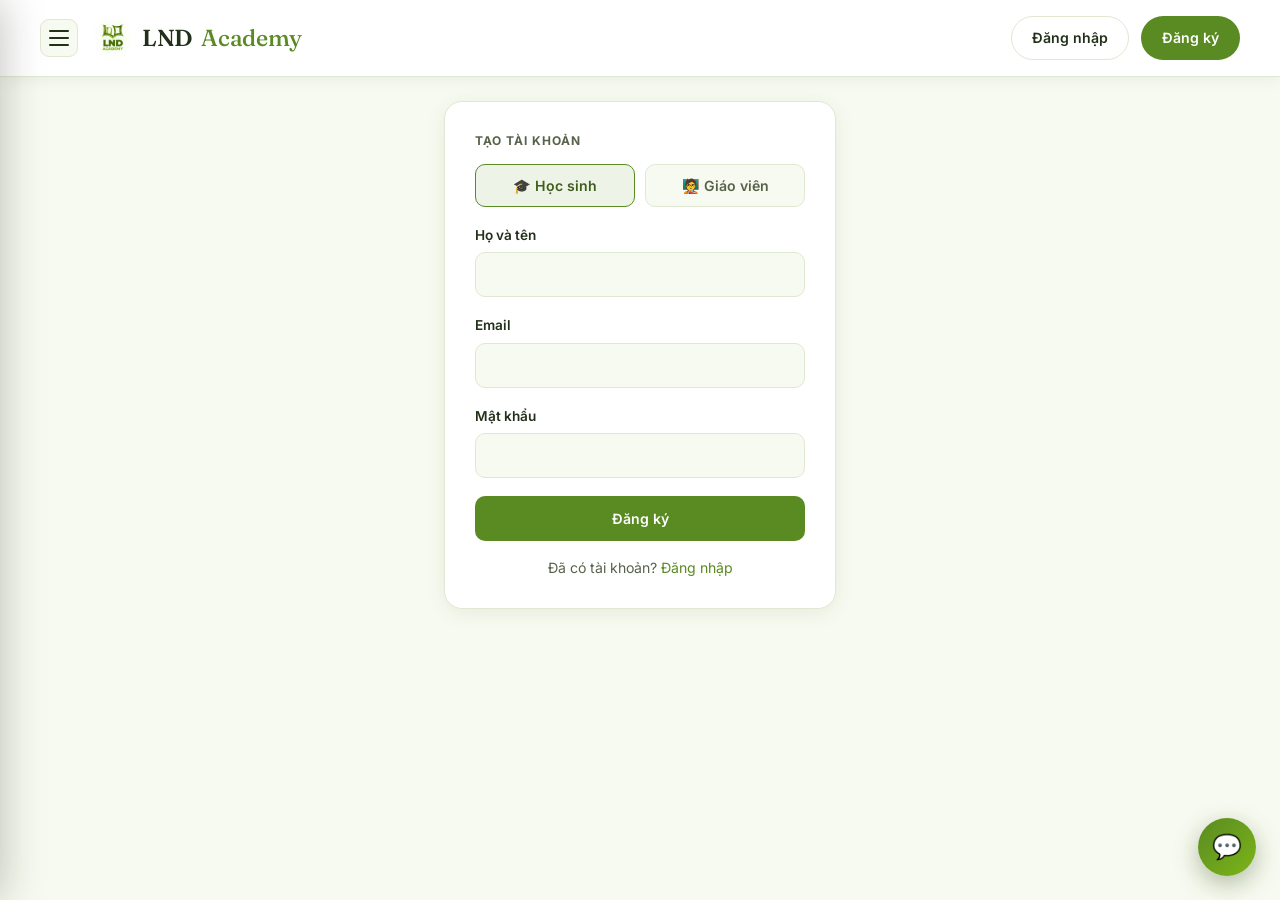
<file: register.html>
<!DOCTYPE html>
<html lang="vi">
<head>
<meta charset="UTF-8" />
<meta name="viewport" content="width=device-width, initial-scale=1.0"/>
<title>Đăng ký – LND Academy</title>
<link href="https://fonts.googleapis.com/css2?family=Inter:wght@400;500;600;700&family=Fraunces:opsz,wght@9..144,500..700&display=swap" rel="stylesheet"/>
<link rel="stylesheet" href="style.css" />
</head>
<body>

<nav>
  <div class="nav-left">
    <button class="hamburger-btn" id="menuToggle" aria-label="Mở menu" onclick="toggleMenu()">
      <span></span><span></span><span></span>
    </button>
    <a class="logo logo-link" href="index.html"><img src="assets/logo.png" alt="LND Academy" class="logo-img"/>LND <span class="brand-sub">Academy</span></a>
  </div>
  <div class="nav-auth" id="navAuth"></div>
</nav>

<div class="menu-overlay" id="menuOverlay" onclick="closeMenu()"></div>
<aside class="side-menu" id="sideMenu">
  <button class="side-menu-close" onclick="closeMenu()">✕</button>
  <a href="index.html" class="side-menu-title" onclick="closeMenu()">🏠 Khám phá LND Academy</a>
  <a class="side-menu-item" href="grade.html" style="--d:0"><span class="icon">✍️</span><div><h4>Chấm bài Writing</h4><p>Chấm điểm IELTS Writing bằng AI</p></div></a>
  <a class="side-menu-item" href="documents.html?category=ielts" style="--d:1"><span class="icon">📘</span><div><h4>Tài liệu IELTS</h4><p>Đề mẫu và tài liệu ôn luyện</p></div></a>
  <a class="side-menu-item" href="documents.html?category=hsca" style="--d:2"><span class="icon">🏫</span><div><h4>Tài liệu HSCA</h4><p>Học liệu chương trình HSCA</p></div></a>
  <a class="side-menu-item" href="documents.html?category=thpt" style="--d:3"><span class="icon">🎓</span><div><h4>Ôn thi THPT</h4><p>Đề thi thử và tài liệu ôn tập</p></div></a>
  <a class="side-menu-item" href="practice-tests.html" style="--d:4"><span class="icon">🧩</span><div><h4>Luyện đề Reading/Listening</h4><p>Làm đề trắc nghiệm & trả lời ngắn</p></div></a>
  <a class="side-menu-item" href="dictation.html" style="--d:5"><span class="icon">🎧</span><div><h4>Dictation</h4><p>Nghe chép chính tả theo câu</p></div></a>
  <a class="side-menu-item" href="vocabulary.html" style="--d:6"><span class="icon">📚</span><div><h4>Từ vựng của tôi</h4><p>Thư mục từ vựng đã lưu & Flashcard</p></div></a>
  <a class="side-menu-item" href="history.html" style="--d:7"><span class="icon">📊</span><div><h4>Lịch sử làm bài</h4><p>Xem lại kết quả các lần luyện đề</p></div></a>
  <a class="side-menu-item teacher-or-admin-menu" href="exam-upload.html" style="--d:7;display:none;"><span class="icon">🛠️</span><div><h4>Tạo đề thi</h4><p>Nhập đề thi &amp; đáp án thủ công</p></div></a>
  <a class="side-menu-item admin-only-menu" href="dictation-upload.html" style="--d:8;display:none;"><span class="icon">🎬</span><div><h4>Tạo Dictation (Admin)</h4><p>Dán link YouTube, tự tách câu</p></div></a>
</aside>

<main class="narrow">
  <div class="card">
    <div class="card-label">Tạo tài khoản</div>

    <div class="role-toggle">
      <button type="button" class="role-btn active" id="studentBtn" onclick="setRole('student')">🎓 Học sinh</button>
      <button type="button" class="role-btn" id="teacherBtn" onclick="setRole('teacher')">🧑‍🏫 Giáo viên</button>
    </div>

    <div class="error-msg" id="errorMsg"></div>
    <div class="success-msg" id="successMsg"></div>

    <form id="registerForm">
      <label for="fullName">Họ và tên</label>
      <input type="text" id="fullName" required />

      <label for="email">Email</label>
      <input type="email" id="email" required />

      <label for="password">Mật khẩu</label>
      <input type="password" id="password" minlength="6" required />

      <div id="inviteSection" style="display:none;">
        <label for="inviteCode">Mã mời giáo viên</label>
        <input type="text" id="inviteCode" />
        <div class="form-note">Liên hệ quản trị viên LND Academy để lấy mã mời dành cho giáo viên.</div>
      </div>

      <button type="submit" class="btn btn-primary btn-block" id="submitBtn">Đăng ký</button>
    </form>
    <div class="form-footer">Đã có tài khoản? <a href="login.html">Đăng nhập</a></div>
  </div>
</main>

<script src="auth.js"></script>
<script src="chat-widget.js"></script>
<script>
let selectedRole = "student";

function setRole(role) {
  selectedRole = role;
  document.getElementById("studentBtn").classList.toggle("active", role === "student");
  document.getElementById("teacherBtn").classList.toggle("active", role === "teacher");
  document.getElementById("inviteSection").style.display = role === "teacher" ? "block" : "none";
}

document.getElementById("registerForm").addEventListener("submit", async (e) => {
  e.preventDefault();
  const btn = document.getElementById("submitBtn");
  const errEl = document.getElementById("errorMsg");
  const okEl = document.getElementById("successMsg");
  errEl.style.display = "none";
  okEl.style.display = "none";
  btn.disabled = true;
  btn.textContent = "Đang tạo tài khoản...";

  try {
    const body = {
      full_name: document.getElementById("fullName").value.trim(),
      email: document.getElementById("email").value.trim(),
      password: document.getElementById("password").value,
      role: selectedRole,
    };
    if (selectedRole === "teacher") {
      body.invite_code = document.getElementById("inviteCode").value.trim();
    }

    const res = await fetch(API_URL + "/auth/register", {
      method: "POST",
      headers: { "Content-Type": "application/json" },
      body: JSON.stringify(body),
    });
    const data = await res.json();
    if (!res.ok) throw new Error(data.detail || "Đăng ký thất bại");

    okEl.textContent = "Đăng ký thành công! Đang chuyển đến trang đăng nhập...";
    okEl.style.display = "block";
    setTimeout(() => { window.location.href = "login.html"; }, 1500);
  } catch (err) {
    errEl.textContent = err.message;
    errEl.style.display = "block";
    btn.disabled = false;
    btn.textContent = "Đăng ký";
  }
});
</script>
</body>
</html>
</file>
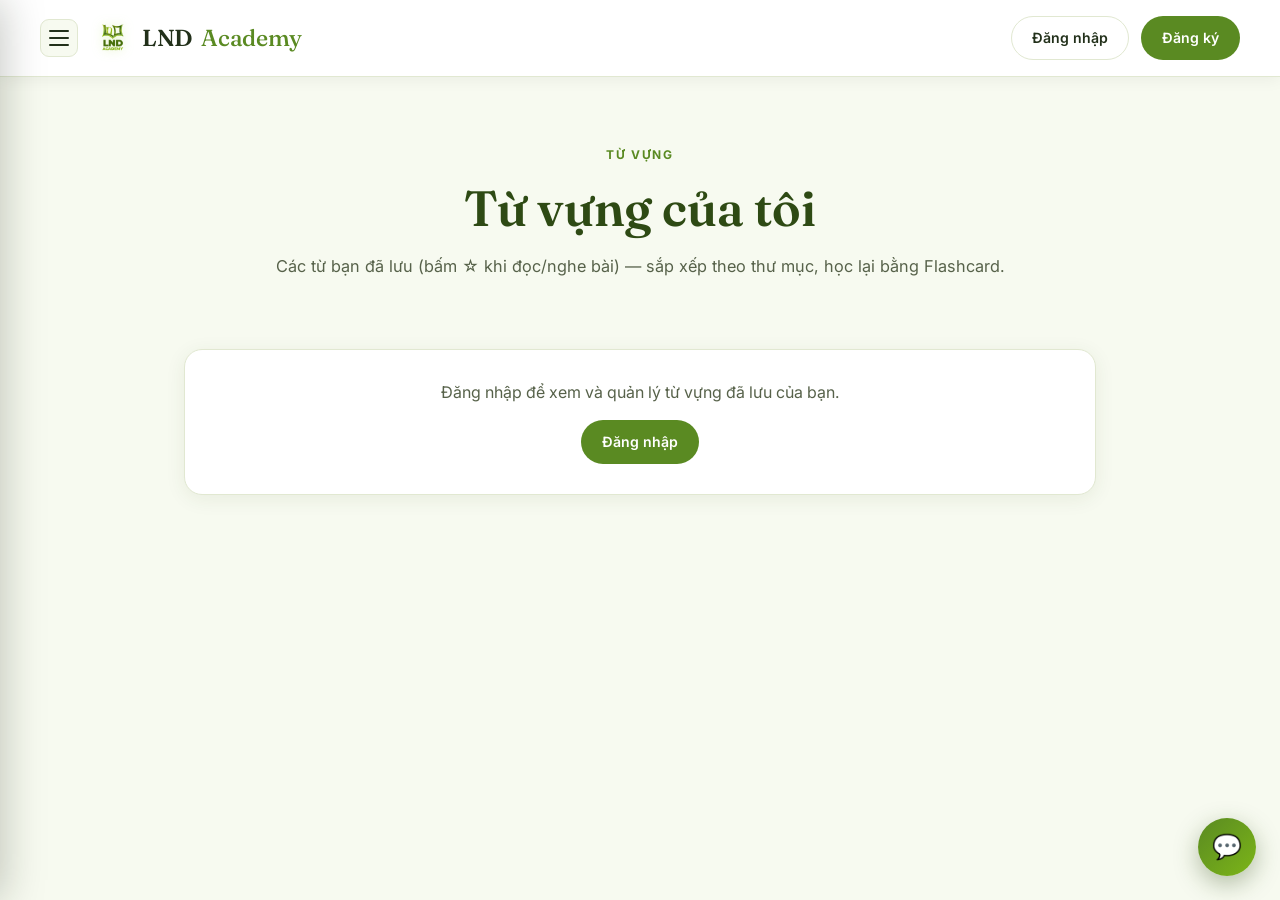
<file: vocabulary.html>
<!DOCTYPE html>
<html lang="vi">
<head>
<meta charset="UTF-8" />
<meta name="viewport" content="width=device-width, initial-scale=1.0"/>
<title>Từ vựng của tôi – LND Academy</title>
<link href="https://fonts.googleapis.com/css2?family=Inter:wght@400;500;600;700&family=Fraunces:opsz,wght@9..144,500..700&display=swap" rel="stylesheet"/>
<link rel="stylesheet" href="style.css" />
</head>
<body>

<nav>
  <div class="nav-left">
    <button class="hamburger-btn" id="menuToggle" aria-label="Mở menu" onclick="toggleMenu()">
      <span></span><span></span><span></span>
    </button>
    <a class="logo logo-link" href="index.html"><img src="assets/logo.png" alt="LND Academy" class="logo-img"/>LND <span class="brand-sub">Academy</span></a>
  </div>
  <div class="nav-auth" id="navAuth"></div>
</nav>

<div class="menu-overlay" id="menuOverlay" onclick="closeMenu()"></div>
<aside class="side-menu" id="sideMenu">
  <button class="side-menu-close" onclick="closeMenu()">✕</button>
  <a href="index.html" class="side-menu-title" onclick="closeMenu()">🏠 Khám phá LND Academy</a>
  <a class="side-menu-item" href="grade.html" style="--d:0"><span class="icon">✍️</span><div><h4>Chấm bài Writing</h4><p>Chấm điểm IELTS Writing bằng AI</p></div></a>
  <a class="side-menu-item" href="documents.html?category=ielts" style="--d:1"><span class="icon">📘</span><div><h4>Tài liệu IELTS</h4><p>Đề mẫu và tài liệu ôn luyện</p></div></a>
  <a class="side-menu-item" href="documents.html?category=hsca" style="--d:2"><span class="icon">🏫</span><div><h4>Tài liệu HSCA</h4><p>Học liệu chương trình HSCA</p></div></a>
  <a class="side-menu-item" href="documents.html?category=thpt" style="--d:3"><span class="icon">🎓</span><div><h4>Ôn thi THPT</h4><p>Đề thi thử và tài liệu ôn tập</p></div></a>
  <a class="side-menu-item" href="practice-tests.html" style="--d:4"><span class="icon">🧩</span><div><h4>Luyện đề Reading/Listening</h4><p>Làm đề trắc nghiệm & trả lời ngắn</p></div></a>
  <a class="side-menu-item" href="dictation.html" style="--d:5"><span class="icon">🎧</span><div><h4>Dictation</h4><p>Nghe chép chính tả theo câu</p></div></a>
  <a class="side-menu-item" href="vocabulary.html" style="--d:6"><span class="icon">📚</span><div><h4>Từ vựng của tôi</h4><p>Thư mục từ vựng đã lưu & Flashcard</p></div></a>
  <a class="side-menu-item" href="history.html" style="--d:7"><span class="icon">📊</span><div><h4>Lịch sử làm bài</h4><p>Xem lại kết quả các lần luyện đề</p></div></a>
  <a class="side-menu-item teacher-or-admin-menu" href="exam-upload.html" style="--d:8;display:none;"><span class="icon">🛠️</span><div><h4>Tạo đề thi</h4><p>Nhập đề thi &amp; đáp án thủ công</p></div></a>
  <a class="side-menu-item admin-only-menu" href="dictation-upload.html" style="--d:9;display:none;"><span class="icon">🎬</span><div><h4>Tạo Dictation (Admin)</h4><p>Dán link YouTube, tự tách câu</p></div></a>
</aside>

<div class="hero">
  <div class="hero-tag">Từ vựng</div>
  <h1>Từ vựng của tôi</h1>
  <p>Các từ bạn đã lưu (bấm ☆ khi đọc/nghe bài) — sắp xếp theo thư mục, học lại bằng Flashcard.</p>
</div>

<main>
  <div id="notLoggedIn" class="card" style="display:none;text-align:center;">
    <p style="color:var(--ink-soft);">Đăng nhập để xem và quản lý từ vựng đã lưu của bạn.</p>
    <div style="margin-top:16px;"><a class="btn btn-primary" href="login.html">Đăng nhập</a></div>
  </div>

  <!-- FOLDER LIST VIEW -->
  <div id="folderListView">
    <div class="card">
      <div class="card-label">Thư mục của tôi</div>
      <div style="display:flex;gap:10px;margin-bottom:18px;">
        <input type="text" id="newFolderName" placeholder="Tên thư mục mới..." style="flex:1;margin-bottom:0;" />
        <button class="btn btn-primary" onclick="createFolder()" style="white-space:nowrap;">+ Tạo thư mục</button>
      </div>
      <button class="btn btn-ghost btn-block" id="flashcardAllBtn" style="margin-bottom:18px;" onclick="startFlashcardAll()">🎴 Học Flashcard — Tất cả thư mục</button>
      <div class="doc-list" id="folderList"><div class="empty-state">Đang tải...</div></div>
    </div>
  </div>

  <!-- FOLDER DETAIL VIEW -->
  <div id="folderDetailView" style="display:none;">
    <button class="btn btn-ghost" style="margin-bottom:16px;" onclick="backToFolderList()">← Quay lại danh sách thư mục</button>
    <div class="card">
      <div style="display:flex;justify-content:space-between;align-items:center;margin-bottom:16px;flex-wrap:wrap;gap:10px;">
        <div class="card-label" id="folderDetailTitle" style="margin:0;">Thư mục</div>
        <button class="btn btn-primary" onclick="startFlashcardFolder()">🎴 Học Flashcard</button>
      </div>
      <div id="folderWordsList"></div>
    </div>
  </div>

  <!-- FLASHCARD VIEW -->
  <div id="flashcardView" style="display:none;">
    <button class="btn btn-ghost" style="margin-bottom:16px;" onclick="exitFlashcard()">← Thoát Flashcard</button>
    <div class="flashcard-progress-text" id="flashcardProgressText">Thẻ 1/1</div>
    <div class="flashcard-wrap">
      <div class="flashcard" id="flashcardEl" onclick="flipFlashcard()">
        <div class="flashcard-face flashcard-front" id="flashcardFront"></div>
        <div class="flashcard-face flashcard-back" id="flashcardBack"></div>
      </div>
    </div>
    <p class="flashcard-hint">Bấm vào thẻ để lật xem nghĩa</p>
    <div class="flashcard-controls">
      <button class="btn btn-ghost" onclick="prevFlashcard()">◀ Từ trước</button>
      <button class="btn btn-ghost" onclick="replayFlashcard()">🔁 Học lại</button>
      <button class="btn btn-ghost" onclick="nextFlashcard()">Từ sau ▶</button>
    </div>
  </div>
</main>

<script src="auth.js"></script>
<script src="chat-widget.js"></script>
<script>
let folders = [];
let currentFolderId = null;
let currentFolderWords = [];
let flashcardDeck = [];
let flashcardIndex = 0;
let flashcardFlipped = false;

function initAccess() {
  const user = getUser();
  document.getElementById("notLoggedIn").style.display = user ? "none" : "block";
  document.getElementById("folderListView").style.display = user ? "block" : "none";
  if (user) loadFolders();
}

async function loadFolders() {
  const listEl = document.getElementById("folderList");
  listEl.innerHTML = '<div class="empty-state">Đang tải...</div>';
  try {
    const res = await fetch(API_URL + "/vocab/folders", { headers: { ...(await authHeaderAsync()) } });
    folders = await res.json();
    if (!res.ok) throw new Error("Không tải được danh sách thư mục");

    if (!folders.length) {
      listEl.innerHTML = '<div class="empty-state">Chưa có thư mục nào — tạo mới ở trên, hoặc bấm ☆ khi đọc bài để lưu từ.</div>';
      return;
    }

    listEl.innerHTML = folders.map(f => `
      <div class="doc-item">
        <div class="doc-info">
          <h4>${escapeHtml(f.name)}</h4>
        </div>
        <div class="doc-actions">
          <button class="btn btn-ghost" onclick="openFolder('${f.id}', '${escapeHtml(f.name).replace(/'/g, "\\\\'")}')">Xem</button>
          <button class="btn btn-danger" onclick="deleteFolderPrompt('${f.id}', '${escapeHtml(f.name).replace(/'/g, "\\\\'")}')">Xoá</button>
        </div>
      </div>
    `).join("");
  } catch (e) {
    listEl.innerHTML = '<div class="empty-state">Lỗi: ' + escapeHtml(e.message) + '</div>';
  }
}

async function createFolder() {
  const input = document.getElementById("newFolderName");
  const name = input.value.trim();
  if (!name) return;
  try {
    const res = await fetch(API_URL + "/vocab/folders", {
      method: "POST",
      headers: { "Content-Type": "application/json", ...(await authHeaderAsync()) },
      body: JSON.stringify({ name }),
    });
    const data = await res.json();
    if (!res.ok) throw new Error(data.detail || "Tạo thư mục thất bại");
    input.value = "";
    loadFolders();
  } catch (e) {
    alert(e.message);
  }
}

async function deleteFolderPrompt(folderId, name) {
  if (!confirm(`Xoá thư mục "${name}" và toàn bộ từ vựng trong đó?`)) return;
  try {
    const res = await fetch(API_URL + "/vocab/folders/" + folderId, {
      method: "DELETE",
      headers: { ...(await authHeaderAsync()) },
    });
    if (!res.ok) throw new Error("Xoá thất bại");
    loadFolders();
  } catch (e) {
    alert(e.message);
  }
}

async function openFolder(folderId, name) {
  currentFolderId = folderId;
  document.getElementById("folderDetailTitle").textContent = name;
  document.getElementById("folderListView").style.display = "none";
  document.getElementById("folderDetailView").style.display = "block";
  window.scrollTo(0, 0);

  const listEl = document.getElementById("folderWordsList");
  listEl.innerHTML = '<div class="empty-state">Đang tải...</div>';
  try {
    const res = await fetch(API_URL + "/vocab/folders/" + folderId + "/words", { headers: { ...(await authHeaderAsync()) } });
    currentFolderWords = await res.json();
    if (!res.ok) throw new Error("Không tải được từ vựng");
    renderFolderWords();
  } catch (e) {
    listEl.innerHTML = '<div class="empty-state">Lỗi: ' + escapeHtml(e.message) + '</div>';
  }
}

function renderFolderWords() {
  const listEl = document.getElementById("folderWordsList");
  if (!currentFolderWords.length) {
    listEl.innerHTML = '<div class="empty-state">Thư mục này chưa có từ nào.</div>';
    return;
  }
  listEl.innerHTML = currentFolderWords.map(w => `
    <div class="key-vocab-card" style="margin-bottom:12px;">
      <button type="button" class="key-vocab-star starred" style="cursor:pointer;" title="Xoá khỏi thư mục" onclick="deleteWordPrompt('${w.id}')">🗑️</button>
      <div class="key-vocab-word">${escapeHtml(w.word)} ${w.part_of_speech ? `<span class="key-vocab-pos">${escapeHtml(w.part_of_speech)}</span>` : ""} <span class="key-vocab-level">${escapeHtml(w.cefr_level || "")}</span></div>
      <div class="key-vocab-meaning-en">${escapeHtml(w.english_meaning || "")}</div>
      <div class="key-vocab-meaning-vi">${escapeHtml(w.vietnamese_meaning || "")}</div>
      ${(w.common_phrases || []).length ? `
        <div class="key-vocab-phrasebox" style="margin-top:8px;">
          ${(w.common_phrases || []).map(p => `<div class="key-vocab-phrase-item">${escapeHtml(p)}</div>`).join("")}
        </div>
      ` : ""}
    </div>
  `).join("");
}

async function deleteWordPrompt(wordId) {
  if (!confirm("Xoá từ này khỏi thư mục?")) return;
  try {
    await fetch(API_URL + "/vocab/words/" + wordId, {
      method: "DELETE",
      headers: { ...(await authHeaderAsync()) },
    });
    currentFolderWords = currentFolderWords.filter(w => w.id !== wordId);
    renderFolderWords();
  } catch (e) {
    alert(e.message);
  }
}

function backToFolderList() {
  document.getElementById("folderDetailView").style.display = "none";
  document.getElementById("folderListView").style.display = "block";
  loadFolders();
}

// ---------------- Flashcard mode ----------------
function startFlashcardFolder() {
  if (!currentFolderWords.length) {
    alert("Thư mục này chưa có từ nào để học.");
    return;
  }
  flashcardDeck = currentFolderWords;
  enterFlashcardMode();
}

async function startFlashcardAll() {
  try {
    const res = await fetch(API_URL + "/vocab/words", { headers: { ...(await authHeaderAsync()) } });
    const words = await res.json();
    if (!res.ok) throw new Error("Không tải được từ vựng");
    if (!words.length) {
      alert("Bạn chưa lưu từ nào cả — bấm ☆ khi đọc/nghe bài để lưu từ trước đã.");
      return;
    }
    flashcardDeck = words;
    enterFlashcardMode();
  } catch (e) {
    alert(e.message);
  }
}

function enterFlashcardMode() {
  flashcardIndex = 0;
  flashcardFlipped = false;
  document.getElementById("folderListView").style.display = "none";
  document.getElementById("folderDetailView").style.display = "none";
  document.getElementById("flashcardView").style.display = "block";
  window.scrollTo(0, 0);
  renderFlashcard();
}

function exitFlashcard() {
  document.getElementById("flashcardView").style.display = "none";
  if (currentFolderId) {
    document.getElementById("folderDetailView").style.display = "block";
  } else {
    document.getElementById("folderListView").style.display = "block";
  }
}

function renderFlashcard() {
  const w = flashcardDeck[flashcardIndex];
  document.getElementById("flashcardProgressText").textContent = `Thẻ ${flashcardIndex + 1}/${flashcardDeck.length}`;
  document.getElementById("flashcardFront").innerHTML = `
    <div class="flashcard-word">${escapeHtml(w.word)}</div>
    ${w.part_of_speech ? `<div class="key-vocab-pos" style="margin-bottom:6px;">${escapeHtml(w.part_of_speech)}</div>` : ""}
    <div class="key-vocab-level">${escapeHtml(w.cefr_level || "")}</div>
  `;
  document.getElementById("flashcardBack").innerHTML = `
    <div class="flashcard-meaning-vi">${escapeHtml(w.vietnamese_meaning || "")}</div>
    <div class="flashcard-meaning-en">${escapeHtml(w.english_meaning || "")}</div>
    ${(w.common_phrases || []).length ? `
      <div class="flashcard-phrases">${(w.common_phrases || []).map(p => `<div>${escapeHtml(p)}</div>`).join("")}</div>
    ` : ""}
  `;
  flashcardFlipped = false;
  document.getElementById("flashcardEl").classList.remove("flipped");
}

function flipFlashcard() {
  flashcardFlipped = !flashcardFlipped;
  document.getElementById("flashcardEl").classList.toggle("flipped", flashcardFlipped);
}

function prevFlashcard() {
  if (flashcardIndex > 0) flashcardIndex--;
  renderFlashcard();
}

function nextFlashcard() {
  if (flashcardIndex < flashcardDeck.length - 1) flashcardIndex++;
  else alert("Bạn đã học hết bộ thẻ này rồi! 🎉");
  renderFlashcard();
}

function replayFlashcard() {
  renderFlashcard();
}

function escapeHtml(str) {
  const div = document.createElement("div");
  div.textContent = str || "";
  return div.innerHTML;
}

initAccess();
</script>
</body>
</html>
</file>
<file: style.css>
*, *::before, *::after { box-sizing: border-box; margin: 0; padding: 0; }

:root {
  --green-900: #2e4a14;
  --green-800: #3f5e1c;
  --green-600: #5a8a22;
  --green-500: #7cb518;
  --green-300: #a9d94a;

  --paper: #f7faf0;
  --surface: #ffffff;
  --border: #e1e8d1;
  --ink: #22301a;
  --ink-soft: #57624a;
  --danger: #b2402e;

  --radius: 18px;
  --radius-sm: 10px;
  --shadow: 0 4px 20px rgba(46, 74, 20, 0.08);
  --shadow-hover: 0 14px 34px rgba(46, 74, 20, 0.16);
}

body {
  font-family: 'Inter', sans-serif;
  background: var(--paper);
  color: var(--ink);
  min-height: 100vh;
  line-height: 1.55;
}

a { color: var(--green-600); text-decoration: none; }
a:hover { color: var(--green-500); }

h1, h2, h3, .logo, .band-score {
  font-family: 'Fraunces', serif;
  font-optical-sizing: auto;
}

/* ---------- NAV ---------- */
nav {
  display: flex; align-items: center; justify-content: space-between;
  padding: 16px 40px;
  background: #ffffff;
  border-bottom: 1px solid var(--border);
  position: sticky; top: 0; z-index: 20;
  box-shadow: 0 2px 16px rgba(0,0,0,0.06);
}
.nav-left { display: flex; align-items: center; gap: 14px; }

.logo {
  font-size: 1.45rem; font-weight: 600;
  color: var(--green-900); letter-spacing: -0.3px;
  display: flex; align-items: center; gap: 9px;
}
.logo .leaf { color: var(--green-500); font-size: 1.2rem; filter: drop-shadow(0 0 6px rgba(169,217,74,0.5)); }
.logo-img { width: 41px; height: 41px; object-fit: contain; filter: drop-shadow(0 0 6px rgba(169,217,74,0.35)); }
.logo span.brand-sub { color: var(--green-600); font-weight: 500; }
.logo-link { color: inherit; }
.logo-link:hover { color: inherit; opacity: 0.9; }

/* ---------- Hamburger + slide-in menu ---------- */
.hamburger-btn {
  display: flex; flex-direction: column; justify-content: center; gap: 5px;
  width: 38px; height: 38px; border-radius: 9px; border: 1px solid var(--border);
  background: var(--paper); cursor: pointer; padding: 0 8px; transition: background 0.2s;
}
.hamburger-btn:hover { background: #eef4e3; }
.hamburger-btn span { display: block; height: 2px; width: 100%; background: var(--ink); border-radius: 2px; }

.menu-overlay {
  display: none; position: fixed; inset: 0; background: rgba(20,28,12,0.45);
  backdrop-filter: blur(2px); z-index: 39;
}
.menu-overlay.open { display: block; }

.side-menu {
  position: fixed; top: 0; left: 0; height: 100%; width: 320px; max-width: 86vw;
  background: var(--surface); z-index: 40; box-shadow: 18px 0 40px rgba(20,28,12,0.25);
  padding: 26px 22px; transform: translateX(-105%); transition: transform 0.32s cubic-bezier(.22,.68,0,1.01);
  overflow-y: auto;
}
.side-menu.open { transform: translateX(0); }

.side-menu-close {
  background: none; border: none; font-size: 1.3rem; color: var(--ink-soft); cursor: pointer;
  margin-bottom: 10px; padding: 4px;
}
.side-menu-title {
  font-family: 'Fraunces', serif; font-size: 1.05rem; color: var(--green-900);
  font-weight: 600; margin-bottom: 18px; padding-bottom: 14px; border-bottom: 1px solid var(--border);
  display: block; text-decoration: none; transition: color 0.15s;
}
.side-menu-title:hover { color: var(--green-600); }

.side-menu-item {
  display: flex; align-items: center; gap: 14px; padding: 14px 12px; border-radius: var(--radius-sm);
  color: var(--ink); margin-bottom: 6px; opacity: 0; transform: translateX(-24px);
  transition: background 0.18s;
}
.side-menu.open .side-menu-item {
  animation: slideInItem 0.45s cubic-bezier(.22,.68,0,1.01) forwards;
  animation-delay: calc(var(--d) * 70ms + 80ms);
}
@keyframes slideInItem { to { opacity: 1; transform: translateX(0); } }
.side-menu-item:hover { background: var(--paper); }
.side-menu-item .icon {
  font-size: 1.3rem; width: 42px; height: 42px; flex-shrink: 0; border-radius: 11px;
  background: var(--paper); display: flex; align-items: center; justify-content: center;
}
.side-menu-item h4 { font-size: 0.95rem; color: var(--green-900); font-weight: 600; margin-bottom: 2px; }
.side-menu-item p { font-size: 0.78rem; color: var(--ink-soft); }

.nav-auth { display: flex; align-items: center; gap: 12px; }
.nav-user { font-size: 0.9rem; color: var(--ink); display: flex; align-items: center; gap: 8px; }
.role-badge {
  font-size: 0.66rem; font-weight: 700; letter-spacing: 0.4px; text-transform: uppercase;
  padding: 3px 9px; border-radius: 20px;
}
.role-badge.role-teacher { background: var(--green-300); color: var(--green-900); }
.role-badge.role-student { background: var(--paper); color: var(--green-800); border: 1px solid var(--border); }
.role-badge.role-admin { background: var(--green-900); color: var(--green-300); }

/* ---------- BUTTONS ---------- */
.btn {
  display: inline-flex; align-items: center; justify-content: center; gap: 6px;
  padding: 10px 20px; border-radius: 999px; border: 1.5px solid transparent;
  font-family: 'Inter', sans-serif; font-size: 0.88rem; font-weight: 600;
  cursor: pointer; transition: all 0.18s; text-decoration: none;
}
.btn-primary { background: var(--green-600); color: #fff; }
.btn-primary:hover { background: var(--green-500); color: #fff; transform: translateY(-1px); }
.btn-primary:disabled { opacity: 0.5; cursor: not-allowed; transform: none; }
.btn-ghost { background: transparent; border-color: var(--border); color: var(--ink); }
.btn-ghost:hover { border-color: var(--green-600); color: var(--green-600); }
.btn-block { width: 100%; padding: 13px; border-radius: var(--radius-sm); }
.btn-danger { background: transparent; border-color: var(--danger); color: var(--danger); }
.btn-danger:hover { background: var(--danger); color: #fff; }

nav .btn-primary { background: var(--green-600); color: #fff; }
nav .btn-primary:hover { background: var(--green-500); }
nav .btn-ghost { border-color: var(--border); color: var(--ink); }
nav .btn-ghost:hover { border-color: var(--green-600); color: var(--green-600); }

/* ---------- HERO (flat, clean) ---------- */
.hero {
  position: relative; text-align: center; padding: 64px 24px 44px;
  max-width: 780px; margin: 0 auto;
}
.hero-tag {
  display: inline-block; font-size: 0.75rem; font-weight: 700; letter-spacing: 1.6px;
  text-transform: uppercase; color: var(--green-600); margin-bottom: 16px;
}
.hero h1 {
  font-size: clamp(2.1rem, 5vw, 3.1rem); font-weight: 600;
  line-height: 1.14; margin-bottom: 16px; color: var(--green-900);
}
.hero p { color: var(--ink-soft); font-size: 1.02rem; line-height: 1.7; }

/* ---------- LAYOUT ---------- */
main { max-width: 960px; margin: 0 auto; padding: 24px 24px 80px; }
main.narrow { max-width: 440px; }

.card {
  background: var(--surface); border: 1px solid var(--border);
  border-radius: var(--radius); padding: 30px; margin-bottom: 24px; box-shadow: var(--shadow);
}
.card-label {
  font-size: 0.75rem; font-weight: 700; letter-spacing: 1px; text-transform: uppercase;
  color: var(--ink-soft); margin-bottom: 14px;
}

/* ---------- SECTION CARDS (home dashboard) ---------- */
.section-grid { display: grid; grid-template-columns: repeat(2, 1fr); gap: 20px; margin-top: 8px; }
@media (max-width: 640px) { .section-grid { grid-template-columns: 1fr; } }

.section-card {
  display: block; position: relative; background: var(--surface); border: 1px solid var(--border);
  border-radius: var(--radius); padding: 30px 28px; transition: all 0.22s; box-shadow: var(--shadow);
  overflow: hidden;
}
.section-card::before {
  content: ""; position: absolute; top: 0; left: 0; right: 0; height: 4px;
  background: linear-gradient(90deg, var(--green-500), var(--green-300));
  transform: scaleX(0); transform-origin: left; transition: transform 0.25s;
}
.section-card:hover { transform: translateY(-4px); box-shadow: var(--shadow-hover); border-color: var(--green-500); }
.section-card:hover::before { transform: scaleX(1); }
.section-card .icon {
  font-size: 1.7rem; margin-bottom: 14px; display: inline-flex; align-items: center; justify-content: center;
  width: 52px; height: 52px; border-radius: 14px; background: var(--paper);
}
.section-card h3 { color: var(--green-900); font-size: 1.28rem; font-weight: 600; margin-bottom: 7px; }
.section-card p { color: var(--ink-soft); font-size: 0.89rem; line-height: 1.6; }

/* ---------- FORMS ---------- */
label { display: block; font-size: 0.85rem; font-weight: 600; color: var(--ink); margin-bottom: 6px; }
input[type="text"], input[type="email"], input[type="password"], textarea, select {
  width: 100%; background: var(--paper); border: 1.5px solid var(--border);
  border-radius: var(--radius-sm); color: var(--ink); font-family: 'Inter', sans-serif;
  font-size: 0.95rem; padding: 12px 14px; transition: border-color 0.2s; margin-bottom: 18px;
}
input:focus, textarea:focus, select:focus { outline: none; border-color: var(--green-500); background: #fff; }
textarea { line-height: 1.7; resize: vertical; }

.role-toggle { display: flex; gap: 10px; margin-bottom: 18px; }
.role-btn {
  flex: 1; padding: 12px; border-radius: var(--radius-sm); border: 1.5px solid var(--border);
  background: var(--paper); color: var(--ink-soft); font-family: 'Inter', sans-serif;
  font-size: 0.88rem; font-weight: 600; cursor: pointer; transition: all 0.2s;
}
.role-btn.active { border-color: var(--green-600); background: rgba(90,138,34,0.10); color: var(--green-800); }

.form-note { font-size: 0.8rem; color: var(--ink-soft); margin: -10px 0 18px; }
.form-footer { text-align: center; font-size: 0.88rem; color: var(--ink-soft); margin-top: 16px; }

.error-msg, .success-msg {
  display: none; border-radius: var(--radius-sm); padding: 13px 16px; font-size: 0.87rem; margin-bottom: 16px; text-align: center;
}
.error-msg { background: rgba(178,64,46,0.08); border: 1px solid rgba(178,64,46,0.25); color: var(--danger); }
.success-msg { background: rgba(90,138,34,0.10); border: 1px solid rgba(90,138,34,0.3); color: var(--green-800); }

/* ---------- DOCUMENT LIST ---------- */
.filters { display: flex; gap: 12px; flex-wrap: wrap; margin-bottom: 22px; align-items: center; }
.filters input, .filters select { margin-bottom: 0; max-width: 220px; }

.doc-list { display: flex; flex-direction: column; gap: 12px; }
.doc-item {
  display: flex; justify-content: space-between; align-items: center; gap: 16px;
  background: var(--surface); border: 1px solid var(--border); border-radius: var(--radius-sm); padding: 16px 18px;
  transition: border-color 0.2s;
}
.doc-item:hover { border-color: var(--green-500); }
.doc-info h4 { font-size: 0.98rem; color: var(--green-900); margin-bottom: 4px; font-weight: 600; }
.doc-meta { font-size: 0.78rem; color: var(--ink-soft); display: flex; gap: 10px; flex-wrap: wrap; align-items: center; }
.doc-tag {
  background: var(--green-300); color: var(--green-900); font-weight: 700;
  font-size: 0.68rem; padding: 2px 8px; border-radius: 20px; text-transform: uppercase;
}
.doc-actions { display: flex; gap: 8px; flex-shrink: 0; }
.empty-state { text-align: center; padding: 48px 0; color: var(--ink-soft); }

/* ---------- Grading tool ---------- */
.task-toggle { display: flex; gap: 10px; margin-bottom: 24px; }
.task-btn {
  flex: 1; padding: 12px; border-radius: var(--radius-sm); border: 1.5px solid var(--border);
  background: var(--paper); color: var(--ink-soft); font-family: 'Inter', sans-serif;
  font-size: 0.9rem; font-weight: 600; cursor: pointer; transition: all 0.2s;
}
.task-btn.active { border-color: var(--green-600); background: rgba(90,138,34,0.10); color: var(--green-800); }

.upload-zone {
  border: 1.5px dashed var(--border); border-radius: var(--radius-sm); padding: 32px; text-align: center;
  cursor: pointer; transition: all 0.2s; background: var(--paper); position: relative;
}
.upload-zone:hover { border-color: var(--green-500); background: rgba(124,181,24,0.07); }
.upload-zone input[type="file"] { position: absolute; inset: 0; opacity: 0; cursor: pointer; width: 100%; height: 100%; }
.upload-icon { font-size: 2rem; margin-bottom: 8px; }
.upload-text { font-size: 0.85rem; color: var(--ink-soft); }
.upload-text strong { color: var(--green-600); }
.image-preview { position: relative; margin-top: 12px; }
.image-preview img { width: 100%; max-height: 280px; object-fit: contain; border-radius: var(--radius-sm); border: 1px solid var(--border); }
.remove-img {
  position: absolute; top: 8px; right: 8px; background: rgba(34,48,24,0.75); color: #fff;
  border: none; border-radius: 50%; width: 28px; height: 28px; cursor: pointer;
  font-size: 0.85rem; display: flex; align-items: center; justify-content: center;
}
.section-divider { height: 1px; background: var(--border); margin: 24px 0; }
.word-count { font-size: 0.8rem; color: var(--ink-soft); text-align: right; margin-top: -10px; margin-bottom: 8px; }
.word-count.warn { color: #b8860b; }

.loading { display: none; text-align: center; padding: 48px 0; color: var(--ink-soft); }
.spinner {
  width: 40px; height: 40px; border: 3px solid var(--border); border-top-color: var(--green-600);
  border-radius: 50%; animation: spin 0.8s linear infinite; margin: 0 auto 16px;
}
@keyframes spin { to { transform: rotate(360deg); } }

.results { display: none; }
.overall-band {
  position: relative; text-align: center; padding: 36px; overflow: hidden; isolation: isolate;
  background: linear-gradient(135deg, rgba(90,138,34,0.10), rgba(169,217,74,0.18));
  border: 1px solid var(--border); border-radius: var(--radius); margin-bottom: 24px;
}
.band-label { font-size: 0.8rem; color: var(--ink-soft); letter-spacing: 1px; text-transform: uppercase; margin-bottom: 8px; }
.band-score { font-size: 5rem; font-weight: 600; color: var(--green-800); line-height: 1; }
.band-desc { font-size: 0.85rem; color: var(--ink-soft); margin-top: 8px; }

.criteria-grid { display: grid; grid-template-columns: 1fr 1fr; gap: 16px; margin-bottom: 24px; }
@media (max-width: 600px) { .criteria-grid { grid-template-columns: 1fr; } }
.criterion-card { background: var(--surface); border: 1px solid var(--border); border-radius: var(--radius); padding: 20px; }
.criterion-header { display: flex; justify-content: space-between; align-items: center; margin-bottom: 12px; }
.criterion-name { font-size: 0.8rem; font-weight: 600; color: var(--ink-soft); text-transform: uppercase; letter-spacing: 0.5px; }
.criterion-score { font-size: 1.6rem; font-weight: 700; color: var(--green-600); }
.progress-bar { height: 4px; background: var(--border); border-radius: 2px; margin-bottom: 14px; overflow: hidden; }
.progress-fill { height: 100%; background: linear-gradient(90deg, var(--green-600), var(--green-500)); border-radius: 2px; transition: width 0.8s ease; }
.criterion-feedback { font-size: 0.85rem; color: var(--ink-soft); line-height: 1.6; }
.overall-feedback-card { background: var(--surface); border: 1px solid var(--border); border-radius: var(--radius); padding: 24px; margin-bottom: 24px; }
.overall-feedback-card p { font-size: 0.9rem; color: var(--ink); line-height: 1.8; }

.task1-only { display: block; }
.task2-only { display: none; }

/* ---------- About / intro homepage ---------- */
.about-section { max-width: 960px; margin: 0 auto; padding: 8px 24px 56px; }
.about-eyebrow {
  font-size: 0.75rem; font-weight: 700; letter-spacing: 1.6px; text-transform: uppercase;
  color: var(--green-600); text-align: center; margin-bottom: 10px;
}
.about-heading {
  font-family: 'Fraunces', serif; font-size: clamp(1.5rem, 3.5vw, 2rem); font-weight: 600;
  color: var(--green-900); text-align: center; margin-bottom: 36px;
}

.mv-grid { display: grid; grid-template-columns: 1fr 1fr; gap: 20px; margin-bottom: 56px; }
@media (max-width: 640px) { .mv-grid { grid-template-columns: 1fr; } }
.mv-card {
  background: var(--surface); border: 1px solid var(--border); border-radius: var(--radius);
  padding: 30px; box-shadow: var(--shadow);
}
.mv-card .icon {
  width: 48px; height: 48px; border-radius: 13px; background: var(--paper);
  display: flex; align-items: center; justify-content: center; font-size: 1.4rem; margin-bottom: 16px;
}
.mv-card h3 { font-family: 'Fraunces', serif; color: var(--green-900); font-size: 1.15rem; margin-bottom: 10px; }
.mv-card p { color: var(--ink-soft); font-size: 0.92rem; line-height: 1.7; }

.quote-block {
  text-align: center; max-width: 640px; margin: 0 auto 56px; padding: 40px 32px;
  background: linear-gradient(135deg, rgba(90,138,34,0.08), rgba(169,217,74,0.14));
  border-radius: var(--radius); border: 1px solid var(--border);
}
.quote-block .about-eyebrow { text-align: center; }
.quote-block p.quote-text {
  font-family: 'Fraunces', serif; font-size: 1.35rem; color: var(--green-900);
  font-style: italic; line-height: 1.5; margin: 14px 0 16px;
}
.quote-block .quote-author { font-size: 0.85rem; color: var(--ink-soft); font-weight: 600; }

.roadmap { display: grid; grid-template-columns: repeat(3, 1fr); gap: 18px; margin-bottom: 56px; }
@media (max-width: 760px) { .roadmap { grid-template-columns: 1fr; } }
.roadmap-card {
  background: var(--surface); border: 1px solid var(--border); border-radius: var(--radius);
  padding: 26px; position: relative; box-shadow: var(--shadow);
}
.roadmap-step {
  font-size: 0.7rem; font-weight: 700; letter-spacing: 1px; text-transform: uppercase;
  color: var(--green-600); margin-bottom: 8px;
}
.roadmap-card h3 { font-family: 'Fraunces', serif; color: var(--green-900); font-size: 1.1rem; margin-bottom: 10px; }
.roadmap-card p { color: var(--ink-soft); font-size: 0.88rem; line-height: 1.6; margin-bottom: 16px; }
.roadmap-band { display: flex; justify-content: space-between; font-size: 0.78rem; color: var(--ink-soft); border-top: 1px solid var(--border); padding-top: 12px; }
.roadmap-band strong { color: var(--green-700, var(--green-800)); }

.future-grid { display: grid; grid-template-columns: 1fr 1fr; gap: 20px; margin-bottom: 56px; }

/* ---------- Mentor team grid ---------- */
.mentor-grid { display: grid; grid-template-columns: repeat(auto-fit, minmax(220px, 1fr)); gap: 24px; margin-bottom: 56px; }
.mentor-card {
  background: var(--surface); border: 1px solid var(--border); border-radius: var(--radius);
  padding: 28px 22px; text-align: center; box-shadow: var(--shadow); transition: all 0.2s;
}
.mentor-card:hover { transform: translateY(-3px); box-shadow: var(--shadow-hover); border-color: var(--green-500); }
.mentor-photo {
  width: 96px; height: 96px; border-radius: 50%; object-fit: cover; margin: 0 auto 16px;
  border: 3px solid var(--paper); box-shadow: 0 0 0 1px var(--border);
}
.mentor-name { font-family: 'Fraunces', serif; color: var(--green-900); font-size: 1.05rem; margin-bottom: 8px; }
.mentor-badge {
  display: inline-block; background: var(--green-300); color: var(--green-900); font-size: 0.72rem;
  font-weight: 700; padding: 3px 12px; border-radius: 999px; margin-bottom: 12px;
}
.mentor-bio { color: var(--ink-soft); font-size: 0.85rem; line-height: 1.6; }

/* ---------- HSCA course intro (Prep/Crash course blocks) ---------- */
.hsca-section { margin-bottom: 20px; }
.hsca-block { margin-bottom: 56px; }
.hsca-heading {
  font-family: 'Fraunces', serif; font-size: clamp(1.3rem, 3vw, 1.7rem); font-weight: 600;
  color: var(--green-900); border-left: 5px solid var(--green-500); padding-left: 16px; margin-bottom: 32px;
}
.hsca-grid { display: grid; grid-template-columns: 1.15fr 1fr; gap: 32px; align-items: stretch; }
@media (max-width: 760px) { .hsca-grid { grid-template-columns: 1fr; } }

.hsca-text h3 {
  display: flex; align-items: center; gap: 10px; font-family: 'Fraunces', serif;
  font-size: 1.2rem; color: var(--green-900); margin-bottom: 16px;
}
.hsca-icon { font-size: 1.3rem; }
.hsca-text p { color: var(--ink-soft); font-size: 0.92rem; line-height: 1.75; margin-bottom: 14px; }
.hsca-text p strong { color: var(--ink); font-weight: 700; }

.hsca-highlight-box {
  background: linear-gradient(160deg, var(--green-900), #16240c); border-radius: var(--radius);
  padding: 32px 28px; color: #fff; display: flex; flex-direction: column; justify-content: center;
}
.hsca-highlight-box h4 {
  display: flex; align-items: center; gap: 10px; font-family: 'Fraunces', serif;
  font-size: 1.1rem; color: var(--green-300); margin-bottom: 18px;
}
.hsca-star { color: var(--green-300); font-size: 1.1rem; }
.hsca-highlight-box ul { list-style: none; padding: 0; margin: 0; }
.hsca-highlight-box li {
  position: relative; padding-left: 24px; margin-bottom: 14px; font-size: 0.92rem;
  line-height: 1.6; color: #f2f6e9;
}
.hsca-highlight-box li::before {
  content: "▷"; position: absolute; left: 0; top: 0.05em; color: var(--green-300); font-size: 0.85rem;
}
.hsca-highlight-box li:last-child { margin-bottom: 0; }
@media (max-width: 640px) { .future-grid { grid-template-columns: 1fr; } }
.future-card {
  background: var(--surface); border: 1px solid var(--border); border-radius: var(--radius);
  padding: 28px; box-shadow: var(--shadow);
}
.future-card h3 { font-family: 'Fraunces', serif; color: var(--green-900); font-size: 1.12rem; margin-bottom: 10px; }
.future-card p { color: var(--ink-soft); font-size: 0.9rem; line-height: 1.65; }

.contact-band {
  background: linear-gradient(120deg, var(--green-900), var(--green-800));
  padding: 48px 24px; text-align: center; color: #fff;
}
.contact-band .about-eyebrow { color: var(--green-300); }
.contact-band h2 { font-family: 'Fraunces', serif; font-size: 1.7rem; margin-bottom: 12px; }
.contact-band p.lead { color: rgba(255,255,255,0.82); max-width: 520px; margin: 0 auto 28px; line-height: 1.6; }
.contact-grid { display: flex; justify-content: center; gap: 40px; flex-wrap: wrap; max-width: 700px; margin: 0 auto; }
.contact-item { text-align: left; }
.contact-item .label { font-size: 0.72rem; text-transform: uppercase; letter-spacing: 1px; color: var(--green-300); margin-bottom: 8px; }
.contact-item div.line { font-size: 0.9rem; color: #f2f6e9; margin-bottom: 4px; }

/* ---------- Live chat widget ---------- */
.chat-bubble {
  position: fixed; bottom: 24px; right: 24px; width: 58px; height: 58px; border-radius: 50%;
  background: linear-gradient(135deg, var(--green-600), var(--green-500)); border: none; color: #fff;
  font-size: 1.5rem; cursor: grab; box-shadow: 0 8px 24px rgba(46,74,20,0.35); z-index: 60;
  display: flex; align-items: center; justify-content: center; transition: transform 0.2s; touch-action: none;
}
.chat-bubble:active { cursor: grabbing; }
.chat-bubble:hover { transform: scale(1.06); }

.chat-panel {
  position: fixed; bottom: 96px; right: 24px; width: 360px; max-width: 90vw; height: 480px; max-height: 70vh;
  background: var(--surface); border-radius: var(--radius); box-shadow: var(--shadow-hover);
  border: 1px solid var(--border); display: flex; flex-direction: column; overflow: hidden;
  opacity: 0; visibility: hidden; transform: translateY(16px) scale(0.98);
  transition: all 0.22s cubic-bezier(.22,.68,0,1.01); z-index: 60;
}
.chat-panel.open { opacity: 1; visibility: visible; transform: translateY(0) scale(1); }

.chat-panel-header {
  background: linear-gradient(120deg, var(--green-900), var(--green-800)); color: #fff;
  padding: 16px 18px; display: flex; justify-content: space-between; align-items: center;
}
.chat-panel-title { font-family: 'Fraunces', serif; font-size: 1rem; font-weight: 600; }
.chat-panel-sub { font-size: 0.72rem; color: var(--green-300); margin-top: 2px; }
.chat-panel-close { background: none; border: none; color: #fff; font-size: 1rem; cursor: pointer; opacity: 0.85; }
.chat-panel-close:hover { opacity: 1; }

.chat-messages { flex: 1; overflow-y: auto; padding: 16px; display: flex; flex-direction: column; gap: 10px; }
.chat-msg { max-width: 82%; padding: 10px 13px; border-radius: 14px; font-size: 0.87rem; line-height: 1.55; }
.chat-msg-bot { background: var(--paper); color: var(--ink); align-self: flex-start; border-bottom-left-radius: 4px; }
.chat-msg-user { background: var(--green-600); color: #fff; align-self: flex-end; border-bottom-right-radius: 4px; }
.chat-typing { color: var(--ink-soft); font-style: italic; }

.chat-input-row { display: flex; gap: 8px; padding: 12px; border-top: 1px solid var(--border); }
.chat-input-row input {
  flex: 1; margin-bottom: 0; background: var(--paper); border: 1.5px solid var(--border);
  border-radius: 999px; padding: 10px 16px; font-size: 0.88rem;
}
.chat-send-btn {
  width: 40px; height: 40px; border-radius: 50%; border: none; background: var(--green-600); color: #fff;
  font-size: 1rem; cursor: pointer; flex-shrink: 0; transition: background 0.18s;
}
.chat-send-btn:hover { background: var(--green-500); }

@media (max-width: 480px) {
  .chat-panel { right: 12px; left: 12px; width: auto; bottom: 88px; }
  .chat-bubble { right: 16px; bottom: 16px; }
}
/* ---------- Exam-taking interface (YouPass-style) ---------- */
.exam-topbar {
  display: flex; justify-content: space-between; align-items: center;
  padding: 16px 20px; background: var(--surface); border: 1px solid var(--border);
  border-radius: var(--radius-sm) var(--radius-sm) 0 0; margin-top: 8px;
}
.exam-title { font-family: 'Fraunces', serif; font-size: 1.1rem; color: var(--green-900); font-weight: 600; }
.exam-subtitle { font-size: 0.8rem; color: var(--ink-soft); margin-top: 2px; }
.exam-audio-status { font-size: 0.8rem; color: var(--ink-soft); padding: 0 20px; margin-bottom: 4px; }

.exam-part-header {
  background: var(--paper); border: 1px solid var(--border); border-top: none;
  padding: 14px 20px; display: flex; justify-content: space-between; align-items: center;
  font-size: 0.95rem; color: var(--ink);
}

.passage-rendered { white-space: pre-line; line-height: 2; color: var(--ink); font-size: 0.95rem; }

.inline-blank {
  display: inline-block; width: 90px; margin: 0 4px; padding: 4px 8px;
  border: 1.5px solid var(--green-500); border-radius: 6px; background: var(--paper);
  font-size: 0.9rem; text-align: center; font-family: 'Inter', sans-serif;
}
.inline-blank:focus { outline: none; border-color: var(--green-600); background: #fff; }

.exam-question-card { margin-bottom: 14px; }
.q-header { display: flex; align-items: flex-start; gap: 12px; margin-bottom: 14px; }
.q-number-badge {
  flex-shrink: 0; width: 30px; height: 30px; border: 1.5px solid var(--green-600); border-radius: 6px;
  display: flex; align-items: center; justify-content: center; font-weight: 700;
  font-size: 0.85rem; color: var(--green-800);
}
.q-text { color: var(--ink); font-size: 0.95rem; line-height: 1.6; padding-top: 4px; }
.q-option {
  display: flex; align-items: center; gap: 10px; font-weight: 400; margin-bottom: 10px;
  cursor: pointer; padding-left: 42px; font-size: 0.92rem; color: var(--ink);
}
.q-option input[type="radio"] { width: 17px; height: 17px; margin: 0; accent-color: var(--green-600); flex-shrink: 0; }
.q-short-answer { max-width: 260px; margin-left: 42px; margin-bottom: 0; }

.exam-navbar {
  display: none; justify-content: space-between; align-items: center; gap: 12px;
  position: sticky; bottom: 0; background: var(--surface); border: 1px solid var(--border);
  border-radius: var(--radius-sm); padding: 12px 16px; margin-top: 20px;
  box-shadow: 0 -6px 20px rgba(46,74,20,0.08); transition: padding 0.2s, margin 0.2s;
}
.exam-navbar.pills-collapsed { padding: 4px 8px; margin-top: 6px; }
.exam-navbar.pills-collapsed .nav-collapse-btn,
.exam-navbar.pills-collapsed .exam-submit-btn {
  width: 32px; height: 32px; font-size: 0.85rem; border-radius: 8px;
}
.exam-navbar-pills { display: flex; flex-wrap: wrap; gap: 6px; flex: 1; max-height: 120px; overflow-y: auto; transition: all 0.2s; }
.exam-navbar-pills.collapsed { max-height: 0; overflow: hidden; flex-wrap: nowrap; gap: 0; }
.nav-collapse-btn {
  flex-shrink: 0; width: 30px; height: 30px; border-radius: 7px; border: 1.5px solid var(--border);
  background: var(--paper); color: var(--ink-soft); font-size: 0.9rem; cursor: pointer; transition: all 0.15s;
}
.nav-collapse-btn:hover { border-color: var(--green-500); color: var(--green-800); }
.nav-pill {
  width: 30px; height: 30px; border-radius: 7px; border: 1.5px solid var(--border);
  background: var(--paper); color: var(--ink-soft); font-size: 0.8rem; font-weight: 600;
  cursor: pointer; transition: all 0.15s;
}
.nav-pill:hover { border-color: var(--green-500); }
.nav-pill.answered { background: var(--green-300); border-color: var(--green-500); color: var(--green-900); }
.exam-submit-btn {
  flex-shrink: 0; width: 44px; height: 44px; border-radius: 10px; border: none;
  background: var(--green-600); color: #fff; font-size: 1.2rem; font-weight: 700; cursor: pointer;
  transition: background 0.15s, width 0.2s, height 0.2s, font-size 0.2s;
}
.exam-submit-btn:hover { background: var(--green-500); }
.exam-submit-btn:disabled { opacity: 0.5; cursor: not-allowed; }

.group-block { margin-bottom: 14px; }
.group-instructions { line-height: 2; color: var(--ink); font-size: 0.92rem; }
.group-instructions h1, .group-instructions h2, .group-instructions h3 { color: var(--green-900); }
.word-bank { display: flex; flex-wrap: wrap; gap: 8px; margin-top: 16px; padding-top: 14px; border-top: 1px dashed var(--border); }
.word-chip {
  padding: 7px 14px; border-radius: 999px; border: 1.5px solid var(--green-500);
  background: rgba(124,181,24,0.08); color: var(--green-800); font-size: 0.85rem; font-weight: 600;
  cursor: pointer; transition: all 0.15s;
}
.word-chip:hover { background: var(--green-500); color: #fff; }
.word-chip:active { transform: scale(0.96); }

/* ---------- Timer ---------- */
.exam-timer {
  display: flex; align-items: center; gap: 6px; font-weight: 700; font-size: 0.95rem;
  color: var(--green-800); background: var(--paper); border: 1px solid var(--border);
  border-radius: 999px; padding: 6px 14px;
}
.exam-timer.timer-warning { color: #fff; background: var(--danger); border-color: var(--danger); animation: timerPulse 1s infinite; }
@keyframes timerPulse { 0%,100% { opacity: 1; } 50% { opacity: 0.6; } }

/* ---------- Part tabs ---------- */
.part-tabs { display: none; gap: 8px; margin: 14px 0; flex-wrap: wrap; }
.part-tab {
  padding: 10px 18px; border-radius: var(--radius-sm); border: 1.5px solid var(--border);
  background: var(--surface); color: var(--ink-soft); font-size: 0.88rem; font-weight: 600;
  cursor: pointer; transition: all 0.15s; display: flex; align-items: center; gap: 8px;
}
.part-tab:hover { border-color: var(--green-500); }
.part-tab.active { border-color: var(--green-600); background: rgba(90,138,34,0.10); color: var(--green-800); }
.part-tab-progress {
  font-size: 0.72rem; padding: 2px 8px; border-radius: 20px; background: var(--paper); color: var(--ink-soft);
}
.part-tab.active .part-tab-progress { background: var(--green-600); color: #fff; }

/* ---------- Flag for review ---------- */
.flag-btn {
  background: none; border: 1px solid var(--border); border-radius: 8px; width: 34px; height: 34px;
  cursor: pointer; font-size: 0.95rem; opacity: 0.5; transition: all 0.15s; flex-shrink: 0;
}
.flag-btn:hover { opacity: 1; }
.flag-btn.flagged { opacity: 1; background: #fff7e0; border-color: #d9a441; }
.q-header { display: flex; align-items: flex-start; gap: 12px; }
.q-header .flag-btn { margin-left: auto; }

.nav-pill.flagged { background: #f4c443; border-color: #d9a441; color: #4a3300; }
.nav-pill.flagged.answered { background: linear-gradient(135deg, var(--green-300) 50%, #f4c443 50%); }

/* ---------- Time-limit choice modal ---------- */
.time-option-list { display: flex; flex-direction: column; gap: 10px; margin-bottom: 20px; }
.time-option {
  display: flex; align-items: center; gap: 14px; padding: 14px; border: 1.5px solid var(--border);
  border-radius: var(--radius-sm); cursor: pointer; transition: all 0.15s;
}
.time-option:hover { border-color: var(--green-500); }
.time-option input[type="radio"] { width: 18px; height: 18px; accent-color: var(--green-600); flex-shrink: 0; }
.time-option strong { color: var(--green-900); font-size: 0.92rem; }
.time-option p { color: var(--ink-soft); font-size: 0.8rem; margin-top: 2px; }
.time-option:has(input:checked) { border-color: var(--green-600); background: rgba(90,138,34,0.08); }

/* ---------- Report page ---------- */
.report-header { display: flex; gap: 20px; margin-bottom: 20px; flex-wrap: wrap; }
.report-score-block, .report-band-block {
  flex: 1; min-width: 220px; text-align: center; padding: 28px;
  background: var(--surface); border: 1px solid var(--border); border-radius: var(--radius); box-shadow: var(--shadow);
}
.report-band-block {
  background: linear-gradient(135deg, var(--green-900), var(--green-800)); border: none;
}
.report-band-block .band-label { color: var(--green-300); }
.band-score-big { font-family: 'Fraunces', serif; font-size: 3.4rem; font-weight: 600; color: #fff; line-height: 1; margin: 4px 0; }
.band-score-note { font-size: 0.75rem; color: rgba(255,255,255,0.7); }

.result-grid { display: flex; flex-wrap: wrap; gap: 8px; }
.result-cell {
  width: 38px; height: 38px; border-radius: 8px; border: none; font-weight: 700; font-size: 0.85rem;
  cursor: default; color: #fff;
}
.result-cell.correct { background: var(--green-500); cursor: default; }
.result-cell.incorrect { background: var(--danger); cursor: pointer; transition: transform 0.15s; }
.result-cell.incorrect:hover { transform: scale(1.1); }

.mistake-card {
  background: var(--surface); border: 1px solid var(--border); border-radius: var(--radius);
  padding: 20px; margin-bottom: 14px; transition: box-shadow 0.3s, border-color 0.3s;
}
.mistake-card.mistake-highlight { border-color: var(--green-500); box-shadow: 0 0 0 3px rgba(124,181,24,0.25); }
.answer-compare { display: flex; align-items: center; gap: 12px; flex-wrap: wrap; }
.your-answer-wrong {
  padding: 8px 14px; border-radius: 8px; background: rgba(178,64,46,0.08); border: 1px solid rgba(178,64,46,0.3);
  color: var(--danger); text-decoration: line-through; font-weight: 600; font-size: 0.9rem;
}
.answer-arrow { color: var(--ink-soft); }
.correct-answer-box {
  padding: 8px 14px; border-radius: 8px; background: rgba(90,138,34,0.10); border: 1.5px solid var(--green-500);
  color: var(--green-800); font-weight: 700; font-size: 0.9rem;
}

/* ---------- Dictation lesson grid ---------- */
.dictation-grid { display: grid; grid-template-columns: repeat(auto-fill, minmax(240px, 1fr)); gap: 18px; margin-top: 16px; }
.dictation-card {
  display: block; background: var(--surface); border: 1px solid var(--border); border-radius: var(--radius);
  overflow: hidden; box-shadow: var(--shadow); transition: all 0.2s; color: var(--ink);
}
.dictation-card:hover { transform: translateY(-3px); box-shadow: var(--shadow-hover); border-color: var(--green-500); color: var(--ink); }
.dictation-thumb { width: 100%; aspect-ratio: 16/9; object-fit: cover; display: block; background: var(--paper); }
.dictation-card-body { padding: 14px 16px; }
.dictation-card-body h4 { font-size: 0.95rem; color: var(--green-900); margin: 8px 0 8px; font-weight: 600; line-height: 1.4; }
.dictation-meta { display: flex; gap: 14px; font-size: 0.8rem; color: var(--ink-soft); }

/* ---------- Dictation practice interface ---------- */
.dictation-video-wrap {
  position: relative; width: 100%; aspect-ratio: 16/9; border-radius: var(--radius);
  overflow: hidden; margin-bottom: 18px; background: #000; box-shadow: var(--shadow);
}
.dictation-video-wrap iframe, .dictation-video-wrap #ytPlayer { width: 100%; height: 100%; }

.dictation-split { display: flex; align-items: stretch; gap: 20px; }
.dictation-split-left { flex: 0 0 58%; min-width: 0; }

/* ---------- CEFR level filter/selection UI ---------- */
.cefr-filter-group { display: flex; gap: 6px; flex-wrap: wrap; }
.cefr-chip {
  padding: 8px 14px; border-radius: 999px; border: 1.5px solid var(--border);
  background: var(--surface); color: var(--ink-soft); font-size: 0.82rem; font-weight: 600; cursor: pointer;
  transition: all 0.15s;
}
.cefr-chip:hover { border-color: var(--green-500); }
.cefr-chip.active { background: var(--green-600); border-color: var(--green-600); color: #fff; }

.cefr-checkbox-group { display: flex; gap: 10px; flex-wrap: wrap; margin-bottom: 18px; }
.cefr-checkbox {
  display: flex; align-items: center; gap: 6px; padding: 8px 14px; border-radius: var(--radius-sm);
  border: 1.5px solid var(--border); background: var(--paper); cursor: pointer; font-weight: 600; font-size: 0.85rem;
}
.cefr-checkbox input { width: auto; margin: 0; accent-color: var(--green-600); }

/* ---------- Text-selection toolbar (highlight + lookup) ---------- */
.selection-toolbar {
  position: absolute; z-index: 80; display: none; transform: translateX(-50%);
  background: var(--green-900); border-radius: 999px; padding: 6px 8px; gap: 6px;
  box-shadow: 0 8px 24px rgba(0,0,0,0.25); align-items: center;
}
.selection-toolbar.open { display: flex; }
.sel-color-btn {
  width: 22px; height: 22px; border-radius: 50%; border: 2px solid rgba(255,255,255,0.6); cursor: pointer;
  padding: 0; transition: transform 0.12s;
}
.sel-color-btn:hover { transform: scale(1.15); }
.sel-lookup-btn {
  background: var(--green-300); color: var(--green-900); border: none; border-radius: 999px;
  padding: 6px 12px; font-size: 0.78rem; font-weight: 700; cursor: pointer; white-space: nowrap;
}
.sel-lookup-btn:hover { background: #bfe86a; }

.lnd-highlight { border-radius: 3px; padding: 0 1px; }

.lookup-popover {
  position: absolute; z-index: 80; display: none; width: 300px; max-width: 88vw;
  background: var(--surface); border: 1px solid var(--border); border-radius: var(--radius-sm);
  box-shadow: var(--shadow-hover); padding: 16px; font-size: 0.85rem;
}
.lookup-popover.open { display: block; }
.lookup-close { position: absolute; top: 8px; right: 10px; cursor: pointer; color: var(--ink-soft); font-size: 0.9rem; }
.lookup-loading, .lookup-error { color: var(--ink-soft); text-align: center; padding: 6px 0; }
.lookup-error { color: var(--danger); }
.lookup-word-row { display: flex; align-items: baseline; gap: 8px; margin-bottom: 10px; padding-right: 16px; }
.lookup-word { font-family: 'Fraunces', serif; color: var(--green-900); font-size: 1.15rem; }
.lookup-pos { font-size: 0.72rem; color: var(--ink-soft); font-style: italic; }
.lookup-label { font-size: 0.68rem; font-weight: 700; text-transform: uppercase; letter-spacing: 0.5px; color: var(--ink-soft); margin: 10px 0 4px; }
.lookup-label:first-of-type { margin-top: 0; }
.lookup-vi { color: var(--ink); font-weight: 600; }
.lookup-en { color: var(--ink); line-height: 1.5; }
.lookup-translation { color: var(--ink); line-height: 1.6; padding-right: 16px; }
.lookup-tags { display: flex; flex-wrap: wrap; gap: 6px; }
.lookup-tag { padding: 3px 10px; border-radius: 999px; font-size: 0.76rem; font-weight: 600; }
.lookup-tag.syn { background: rgba(90,138,34,0.12); color: var(--green-800); }
.lookup-tag.ant { background: rgba(178,64,46,0.10); color: var(--danger); }

/* ---------- Key Vocab section (B1+ auto-extracted) ---------- */
.key-vocab-title { font-family: 'Fraunces', serif; color: var(--green-900); font-size: 1.05rem; margin: 24px 0 14px; padding-top: 18px; border-top: 1px dashed var(--border); }
.key-vocab-grid { display: grid; grid-template-columns: repeat(auto-fill, minmax(220px, 1fr)); gap: 14px; }
.key-vocab-card {
  position: relative; background: var(--paper); border: 1px solid var(--border); border-radius: var(--radius-sm);
  padding: 16px; padding-top: 30px;
}
.key-vocab-star {
  position: absolute; top: 8px; right: 10px; background: none; border: none; font-size: 1.2rem;
  cursor: pointer; color: var(--ink-soft); transition: all 0.15s;
}
.key-vocab-star:hover { color: #d9a441; transform: scale(1.15); }
.key-vocab-star.starred { color: #d9a441; }
.key-vocab-word { font-weight: 700; color: var(--green-900); font-size: 1rem; margin-bottom: 6px; }
.key-vocab-level {
  font-size: 0.65rem; font-weight: 700; background: var(--green-600); color: #fff;
  padding: 1px 7px; border-radius: 999px; vertical-align: middle; margin-left: 4px;
}
.key-vocab-pos {
  font-size: 0.68rem; font-style: italic; color: var(--ink-soft); font-weight: 500; vertical-align: middle;
}
.key-vocab-meaning-en { font-size: 0.82rem; color: var(--ink); line-height: 1.5; margin-bottom: 4px; }
.key-vocab-meaning-vi { font-size: 0.85rem; color: var(--green-800); font-weight: 600; margin-bottom: 8px; }
.key-vocab-phrase-btn { font-size: 0.74rem; padding: 5px 10px; width: 100%; }
.key-vocab-phrasebox { margin-top: 8px; padding: 8px 10px; background: var(--surface); border-radius: 6px; border: 1px solid var(--border); }
.key-vocab-phrase-item { font-size: 0.8rem; color: var(--ink); padding: 3px 0; }

/* ---------- Flashcard study mode ---------- */
.flashcard-progress-text { text-align: center; font-size: 0.85rem; font-weight: 600; color: var(--green-800); margin-bottom: 16px; }
.flashcard-wrap { display: flex; justify-content: center; margin-bottom: 12px; perspective: 1200px; }
.flashcard {
  width: 100%; max-width: 480px; height: 280px; position: relative; cursor: pointer;
  transform-style: preserve-3d; transition: transform 0.5s;
}
.flashcard.flipped { transform: rotateY(180deg); }
.flashcard-face {
  position: absolute; inset: 0; backface-visibility: hidden; border-radius: var(--radius);
  display: flex; flex-direction: column; align-items: center; justify-content: center; text-align: center;
  padding: 24px; box-shadow: var(--shadow-hover); border: 1px solid var(--border);
}
.flashcard-front { background: var(--surface); }
.flashcard-back { background: var(--paper); transform: rotateY(180deg); }
.flashcard-word { font-family: 'Fraunces', serif; font-size: 2rem; color: var(--green-900); font-weight: 600; margin-bottom: 10px; }
.flashcard-meaning-vi { font-size: 1.3rem; font-weight: 700; color: var(--green-800); margin-bottom: 10px; }
.flashcard-meaning-en { font-size: 0.95rem; color: var(--ink); margin-bottom: 12px; }
.flashcard-phrases { font-size: 0.85rem; color: var(--ink-soft); line-height: 1.7; }
.flashcard-hint { text-align: center; color: var(--ink-soft); font-size: 0.82rem; margin-bottom: 20px; }
.flashcard-controls { display: flex; justify-content: center; gap: 12px; flex-wrap: wrap; }
.flashcard-controls .btn { min-width: 130px; }
.dictation-split-right { flex: 1 1 auto; min-width: 0; }
@media (max-width: 860px) {
  .dictation-split { flex-direction: column; }
  .dictation-split-left, .dictation-split-right { flex: none; width: 100%; }
}

.dictation-progress { display: flex; align-items: center; gap: 14px; margin-bottom: 18px; }
.dictation-progress-bar { flex: 1; height: 10px; background: var(--paper); border-radius: 999px; overflow: hidden; border: 1px solid var(--border); }
.dictation-progress-fill { height: 100%; background: linear-gradient(90deg, var(--green-600), var(--green-500)); border-radius: 999px; transition: width 0.4s ease; }
.dictation-progress span { font-size: 0.85rem; font-weight: 600; color: var(--green-800); white-space: nowrap; }

.dictation-controls { display: flex; gap: 10px; margin-bottom: 18px; flex-wrap: wrap; }
.dictation-controls .btn { flex: 1; min-width: 130px; }

.hint-display {
  min-height: 28px; font-size: 1.05rem; line-height: 1.8; margin-bottom: 12px;
  font-family: 'Fraunces', serif; color: var(--green-800);
}
.hint-revealed { color: var(--green-800); font-weight: 600; }
.hint-remaining { color: var(--border); letter-spacing: 2px; }

.dictation-feedback { margin-top: 14px; padding: 14px 16px; border-radius: var(--radius-sm); }
.dictation-feedback.correct { background: rgba(90,138,34,0.10); border: 1px solid var(--green-500); }
.dictation-feedback.incorrect { background: rgba(178,64,46,0.08); border: 1px solid rgba(178,64,46,0.3); }
.diff-line { margin-top: 8px; font-size: 0.98rem; line-height: 1.8; }
.diff-correct { color: var(--green-700, var(--green-800)); }
.diff-wrong { color: var(--danger); text-decoration: underline; text-decoration-style: wavy; }

.shortcut-legend {
  display: flex; gap: 18px; flex-wrap: wrap; margin-top: 14px; padding-top: 14px;
  border-top: 1px solid var(--border); font-size: 0.78rem; color: var(--ink-soft);
}
.shortcut-legend kbd {
  background: var(--paper); border: 1px solid var(--border); border-bottom-width: 2px;
  border-radius: 5px; padding: 2px 7px; font-family: 'Inter', sans-serif; font-size: 0.75rem; color: var(--ink);
}

.matching-table-card { overflow-x: auto; }
.matching-table-wrap { overflow-x: auto; }
.matching-table { width: 100%; border-collapse: collapse; font-size: 0.88rem; }
.matching-table th, .matching-table td {
  border: 1px solid var(--border); padding: 10px; text-align: center; vertical-align: middle;
}
.matching-table thead th {
  background: var(--paper); color: var(--green-800); font-weight: 700; min-width: 42px;
}
.matching-table .mt-qtext {
  text-align: left; color: var(--ink); line-height: 1.5; min-width: 220px;
}
.matching-table .mt-qtext .q-number-badge {
  display: inline-flex; width: 24px; height: 24px; font-size: 0.75rem; margin-right: 8px; vertical-align: middle;
}
.matching-table .mt-radio-cell input[type="radio"] { width: 17px; height: 17px; margin: 0; accent-color: var(--green-600); }

/* ---------- Rich text editor (admin authoring) ---------- */
.rte-toolbar { display: flex; gap: 6px; margin-bottom: 8px; }
.rte-toolbar button {
  width: 32px; height: 32px; border: 1px solid var(--border); border-radius: 6px;
  background: var(--surface); color: var(--ink); cursor: pointer; font-size: 0.85rem;
  display: flex; align-items: center; justify-content: center; transition: all 0.15s;
}
.rte-toolbar button:hover { border-color: var(--green-500); color: var(--green-700); }
.rte-editable {
  width: 100%; background: var(--paper); border: 1.5px solid var(--border); border-radius: 8px;
  padding: 12px 14px; font-size: 0.95rem; line-height: 1.7; color: var(--ink); margin-bottom: 18px;
  overflow-y: auto;
}
.rte-editable:focus { outline: none; border-color: var(--green-500); background: #fff; }

.section-breakdown {
  display: flex; flex-wrap: wrap; gap: 10px; margin-bottom: 20px; justify-content: center;
}
.section-breakdown-item {
  background: var(--surface); border: 1px solid var(--border); border-radius: var(--radius-sm);
  padding: 10px 16px; font-size: 0.85rem; color: var(--ink-soft); display: flex; gap: 8px; align-items: center;
}
.section-breakdown-item strong { color: var(--green-800); font-size: 0.95rem; }

/* ---------- Split-screen resizable exam layout ---------- */
main.exam-mode {
  max-width: 100%; width: 100%; padding-left: 20px; padding-right: 20px; padding-top: 12px;
}
.split-container {
  display: flex; align-items: stretch; height: calc(100vh - 210px); min-height: 460px;
  margin-bottom: 20px; gap: 0;
}
.split-pane { overflow-y: auto; min-width: 200px; }
.split-left { flex: 0 0 50%; }
.split-right { flex: 1 1 auto; padding-left: 16px; }
.split-divider {
  flex: 0 0 8px; cursor: col-resize; background: var(--border); border-radius: 4px;
  margin: 0 4px; transition: background 0.15s; position: relative;
}
.split-divider::after {
  content: ""; position: absolute; top: 50%; left: 50%; transform: translate(-50%, -50%);
  width: 3px; height: 32px; background: var(--ink-soft); border-radius: 2px; opacity: 0.5;
}
.split-divider:hover, .split-divider.dragging { background: var(--green-500); }
.split-divider:hover::after, .split-divider.dragging::after { opacity: 0.9; background: #fff; }
body.split-dragging { user-select: none; cursor: col-resize; }

@media (max-width: 860px) {
  .split-container { flex-direction: column; height: auto; }
  .split-left { flex: none; height: 45vh; }
  .split-divider { display: none; }
  .split-right { padding-left: 0; margin-top: 16px; overflow-y: visible; }
}

.explain-toggle { background: rgba(90,138,34,0.08); border-color: var(--green-500); color: var(--green-800); }
.explanation-box {
  margin-top: 10px; padding: 12px 14px; background: var(--paper); border-left: 3px solid var(--green-500);
  border-radius: 6px; font-size: 0.85rem; color: var(--ink); line-height: 1.6;
}

/* ---------- Modal ---------- */
.modal-overlay {
  display: none; position: fixed; inset: 0; background: rgba(34,48,24,0.5); backdrop-filter: blur(2px);
  align-items: center; justify-content: center; z-index: 50; padding: 20px;
}
.modal-overlay.open { display: flex; }
.modal { background: var(--surface); border-radius: var(--radius); padding: 28px; max-width: 460px; width: 100%; box-shadow: var(--shadow-hover); }
.modal-header { display: flex; justify-content: space-between; align-items: center; margin-bottom: 18px; }
.modal-header h3 { color: var(--green-900); font-size: 1.25rem; }
.modal-close { background: none; border: none; font-size: 1.2rem; cursor: pointer; color: var(--ink-soft); }

/* ============================================================
   MOBILE POLISH - toi uu cho man hinh dien thoai
   ============================================================ */

/* Cho phep cac hang thong tin (doc-item, exam-topbar...) tu xuong dong
   thay vi bi bop meo/tran khi khong du cho tren man hinh hep */
.doc-item, .exam-topbar {
  flex-wrap: wrap;
}

@media (max-width: 640px) {
  /* Nav gon lai, khong con padding 40px 2 ben qua rong */
  nav { padding: 12px 16px; }
  .logo { font-size: 1.2rem; gap: 6px; }
  .logo-img { width: 34px; height: 34px; }

  /* Main content sat le hon, do lang phi khong gian tren man hinh hep */
  main { padding: 16px 14px 60px; }
  .hero { padding: 44px 16px 32px; }

  /* Card/Modal bot padding de con nhieu cho noi dung hon */
  .card { padding: 18px 16px; }
  .modal { padding: 20px 18px; }
  .modal-overlay { padding: 12px; }

  /* Nut du to de bam tay thoai mai (toi thieu ~44px chieu cao theo khuyen nghi) */
  .btn { padding: 12px 18px; font-size: 0.86rem; }

  /* exam-topbar: cho tieu de + dong ho + nut xep xuong dong ro rang, khong dinh sat nhau */
  .exam-topbar { padding: 12px 14px; gap: 10px; }
  .exam-title { font-size: 1rem; }

  /* doc-item: anh/ten tai lieu + nut hanh dong xep gon, khong bi ep chieu ngang */
  .doc-item { padding: 14px; }
  .doc-actions { width: 100%; justify-content: flex-start; }

  /* Cac luoi the (mentor, key-vocab, dictation) chi con 1 cot cho de doc tren man hinh hep */
  .mentor-grid, .dictation-grid, .key-vocab-grid { grid-template-columns: 1fr; }

  /* Flashcard thu nho chieu cao cho vua man hinh doc dien thoai */
  .flashcard { height: 220px; }
  .flashcard-word { font-size: 1.5rem; }
}

@media (max-width: 400px) {
  .hero h1 { font-size: 1.85rem; }
  .card { padding: 14px 12px; }
}

/* Thanh cong cu bôi den (lookup-tool) va popup tra cuu: khong de tran ra ngoai man hinh
   tren dien thoai man hinh hep - JS da tinh vi tri theo tam vung bôi den, o day chi
   gioi han chieu rong toi da va cho phep tu dieu chinh khi gan sat mep */
@media (max-width: 480px) {
  .selection-toolbar { max-width: 94vw; flex-wrap: wrap; justify-content: center; }
  .lookup-popover { width: 90vw; max-width: 90vw; }
}
</file>
